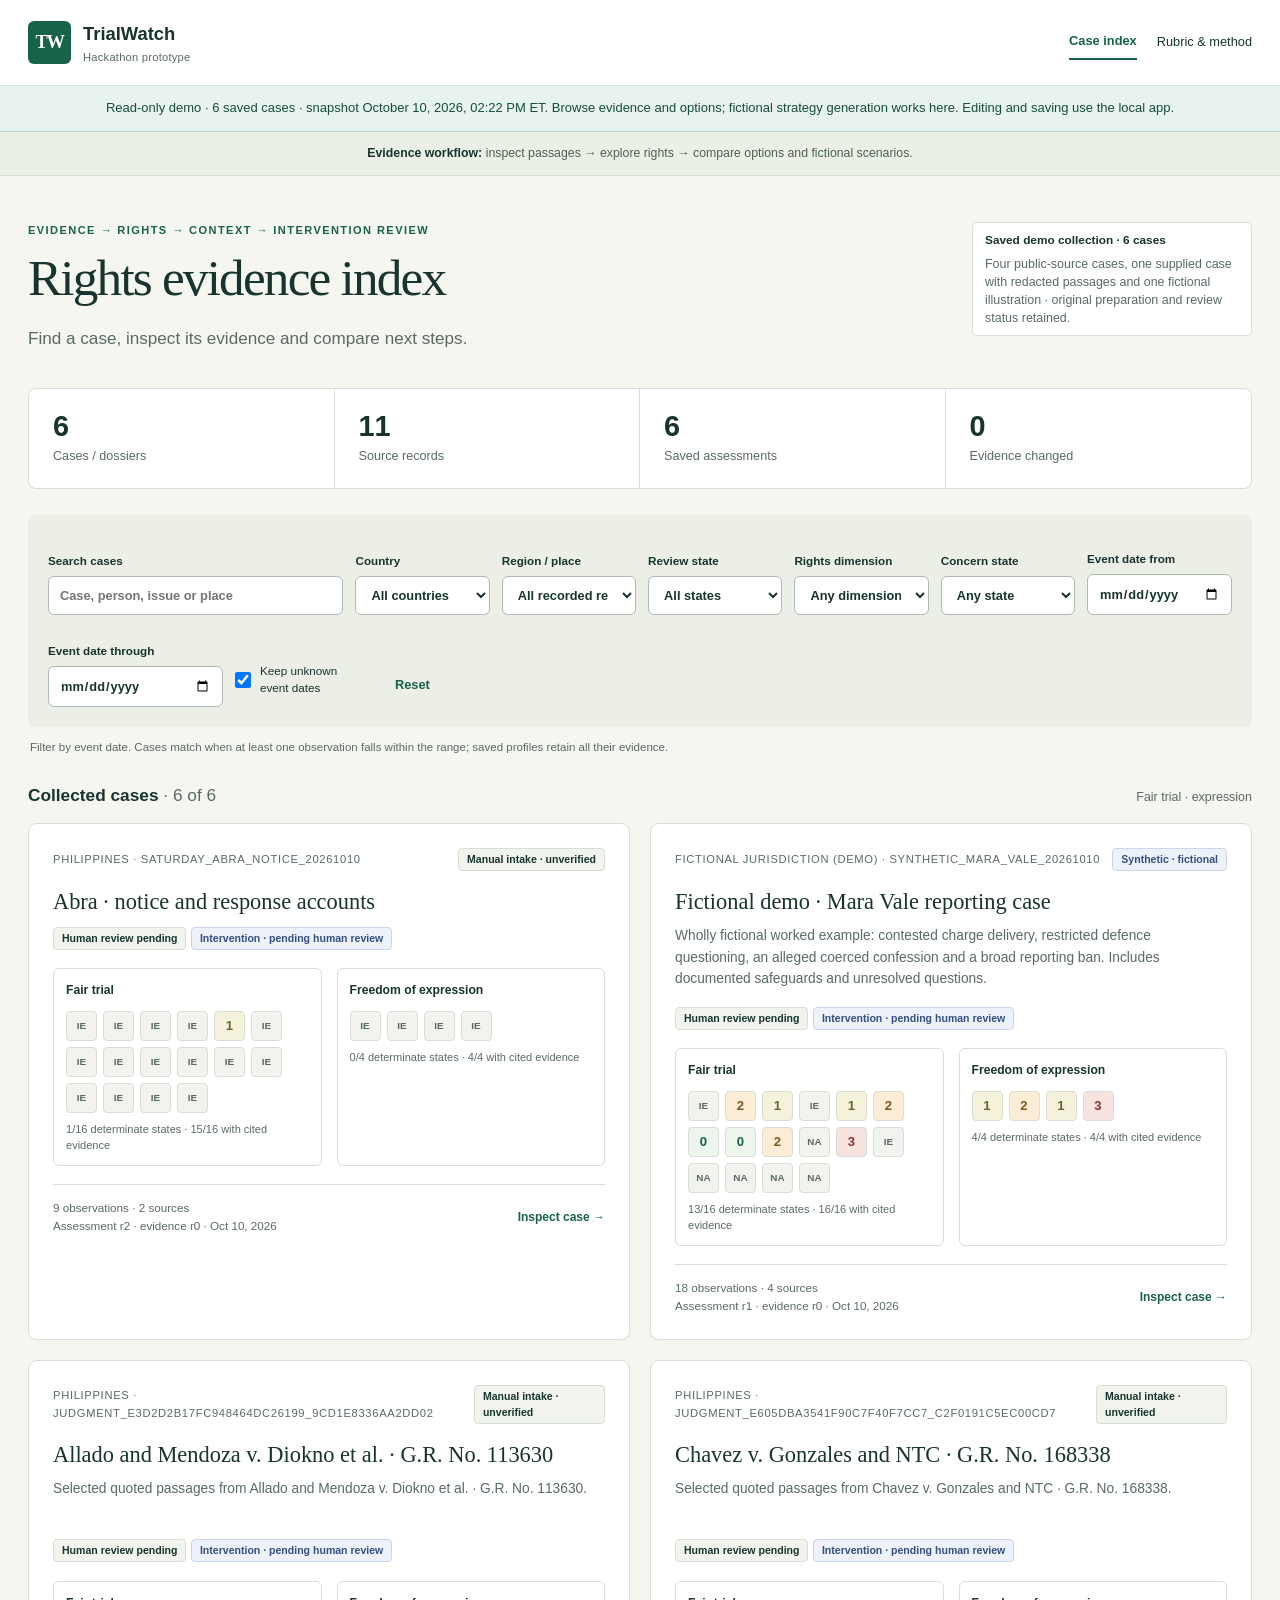
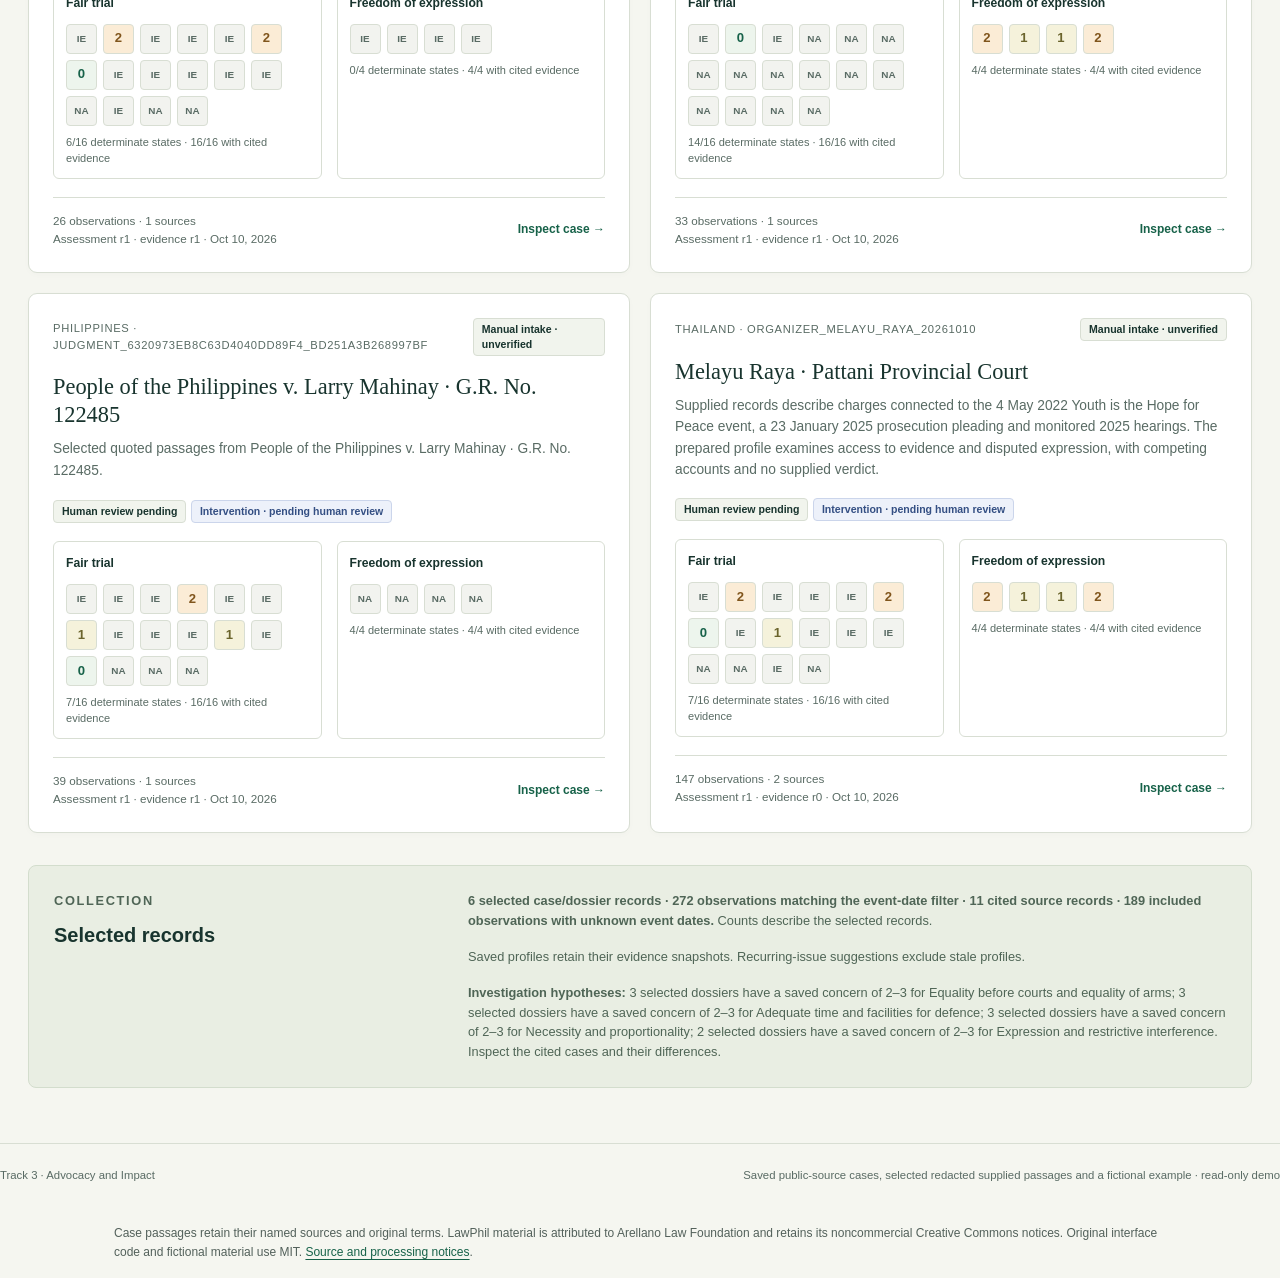
<file: index.html>
<!doctype html><html lang="en"><meta charset="utf-8"><meta name="viewport" content="width=device-width,initial-scale=1"><title>TrialWatch demo</title><meta http-equiv="refresh" content="0;url=demo/rights.html"><a href="demo/rights.html">Open the TrialWatch static demo</a><script>location.replace("demo/rights.html"+location.search+location.hash);</script></html>
</file>
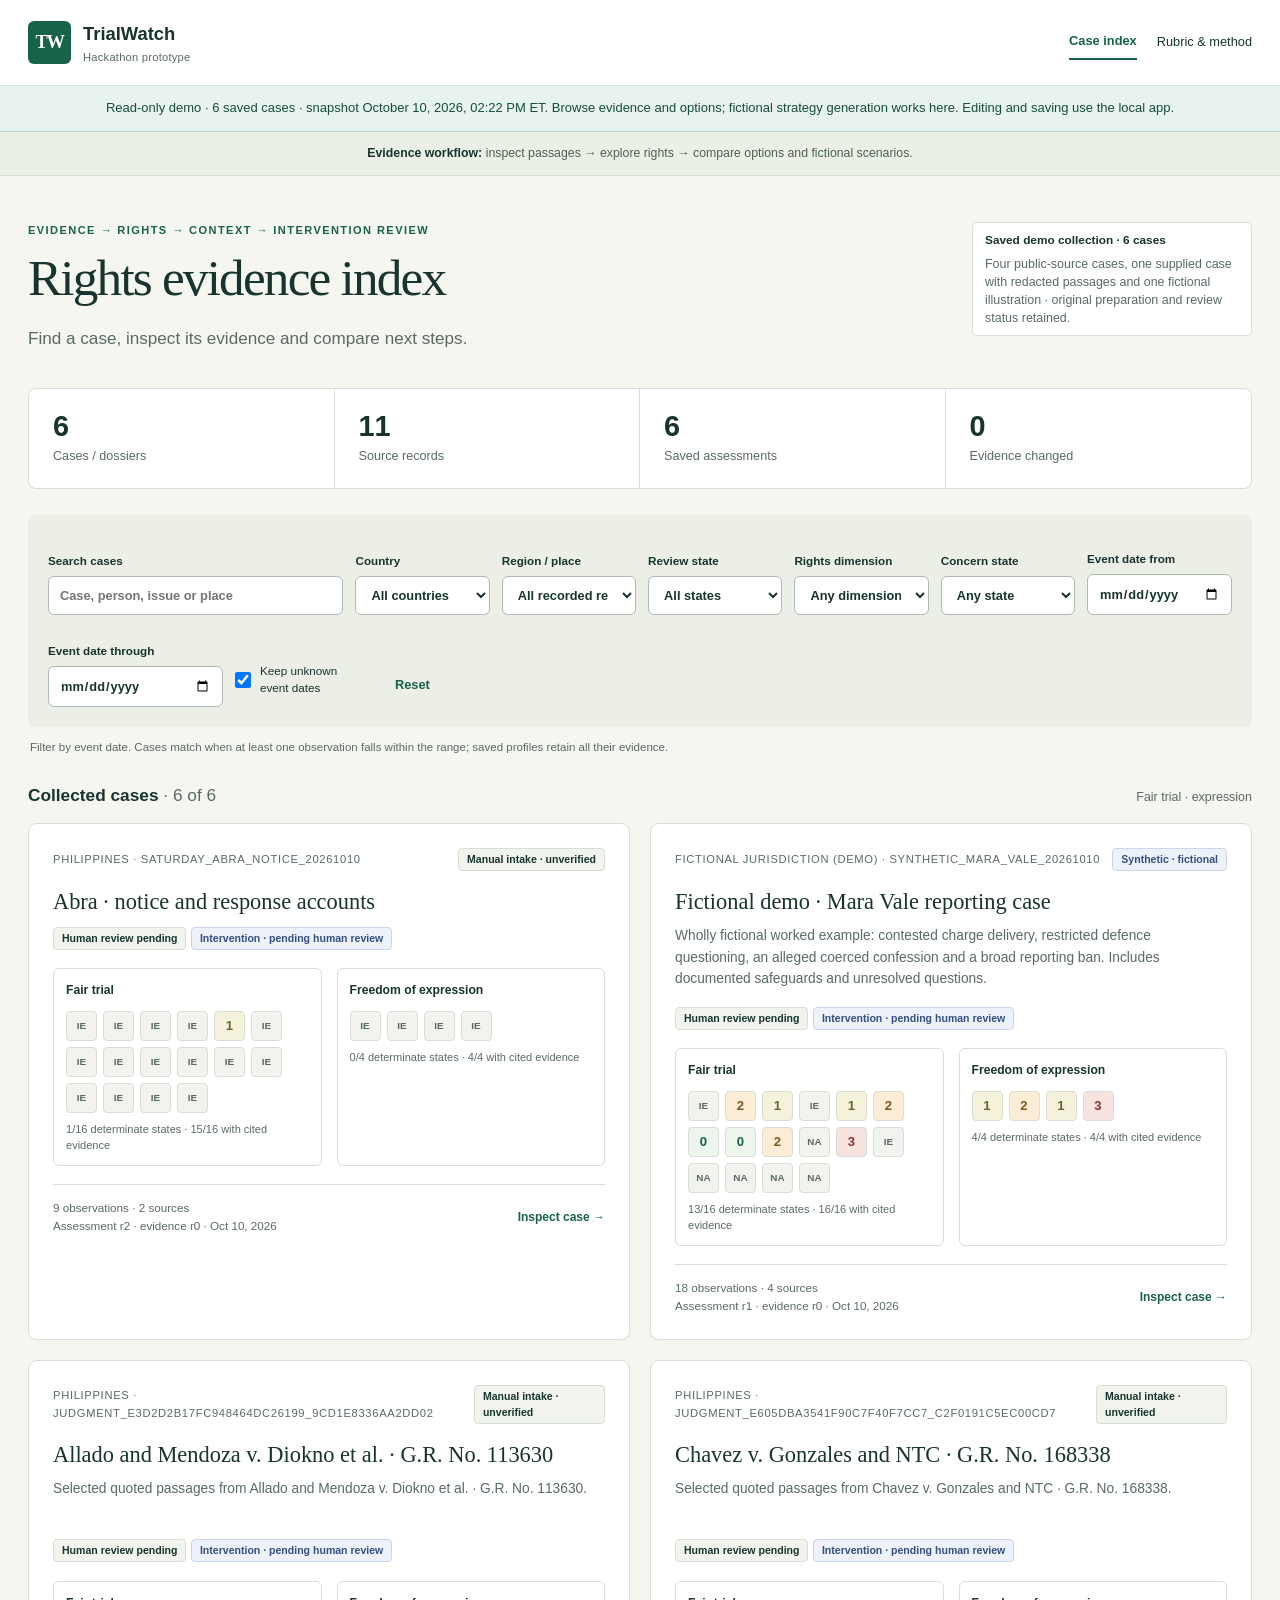
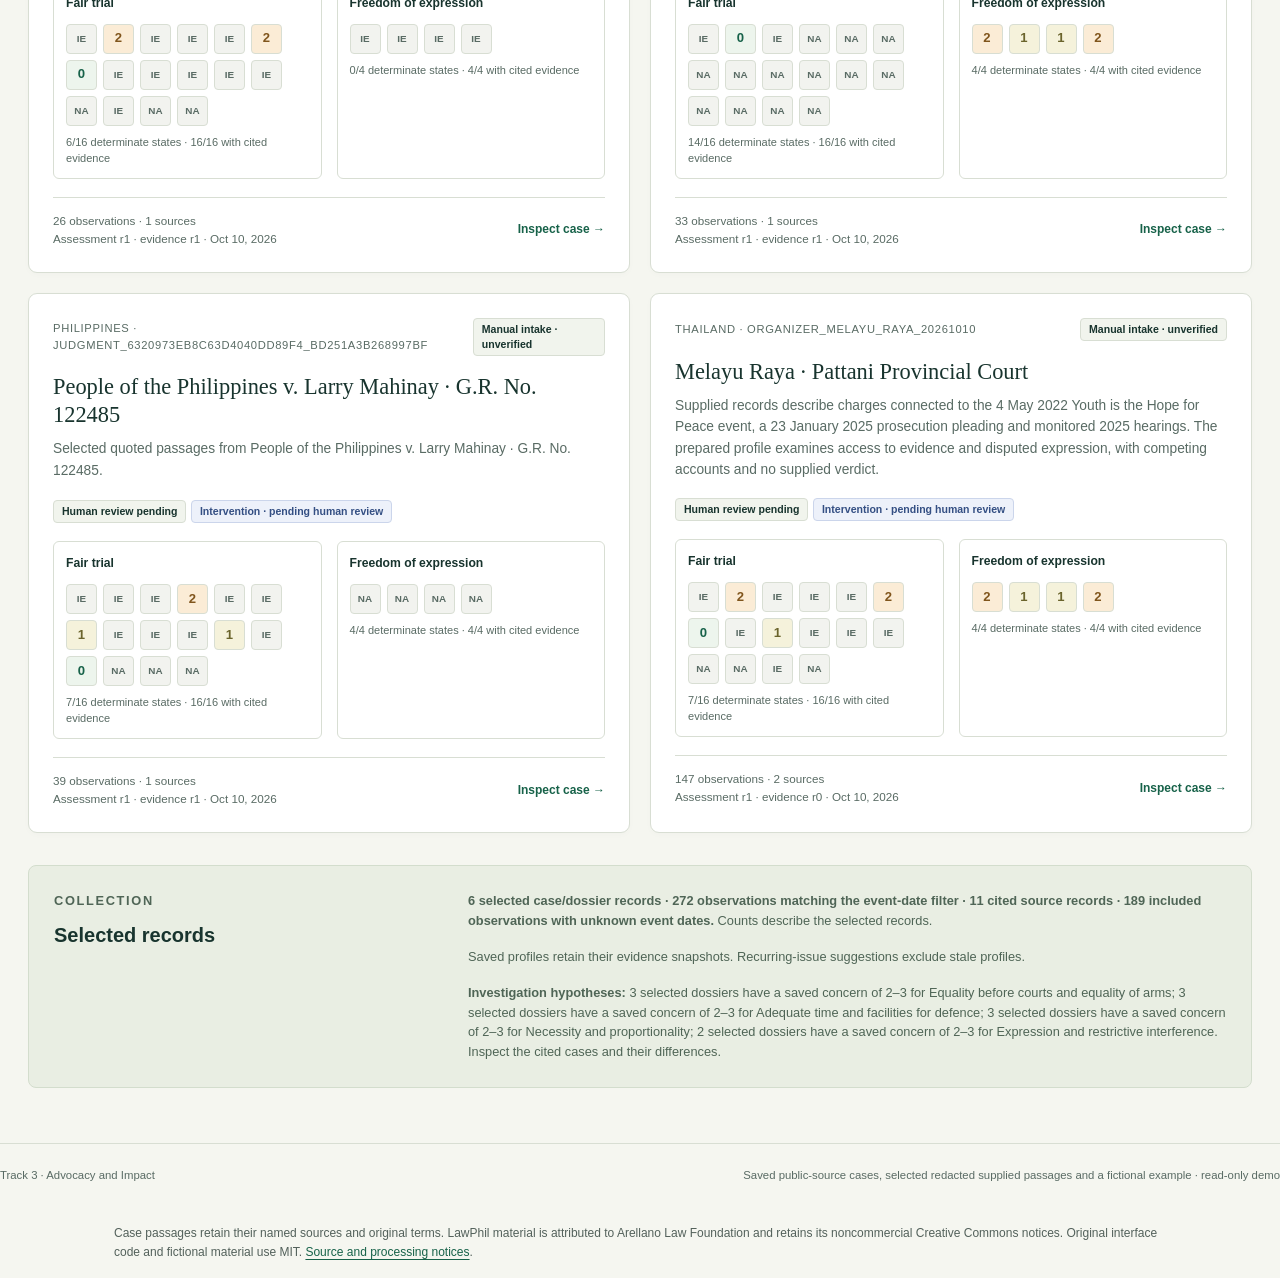
<file: demo/rights.html>
<!doctype html>
<html lang="en">
<head>
  <meta charset="utf-8">
  <meta name="viewport" content="width=device-width, initial-scale=1">
  <meta name="description" content="Read-only hackathon demonstration of six saved rights evidence profiles and sourced intervention options.">
  <title>TrialWatch · Rights evidence index</title>
  <link rel="stylesheet" href="./rights.css?v=20261010-redactedcase1">
  <link rel="stylesheet" href="./judgment-import.css?v=20261010-redactedcase1">
  <script src="./judgment-import.js?v=20261010-redactedcase1" defer></script>
  <script src="./ai-wizard.js?v=20261010-redactedcase1" defer></script>
  <script src="./advocacy-reader.js?v=20261010-redactedcase1" defer></script>
  <link rel="stylesheet" href="./synthetic-strategy.css?v=20261010-redactedcase1">
  <script src="./synthetic-strategy-data.js?v=20261010-redactedcase1" defer></script>
  <script src="./synthetic-strategy-core.js?v=20261010-redactedcase1" defer></script>
  <script src="./synthetic-strategy.js?v=20261010-redactedcase1" defer></script>
  <script src="./static-demo.js?v=20261010-redactedcase1" defer></script>
  <script src="./rights.js?v=20261010-redactedcase1" defer></script>
  <link rel="stylesheet" href="./static-demo.css?v=20261010-redactedcase1">
</head>
<body>
  <a class="skip-link" href="#main">Skip to case index</a>
  <header class="site-header">
    <a class="brand" href="./rights.html"><span class="brand-mark" aria-hidden="true">TW</span><span>TrialWatch <small>Hackathon prototype</small></span></a>
    <nav aria-label="Workspace"><button type="button" id="index-open" aria-current="page">Case index</button><button type="button" id="method-open">Rubric & method</button><button type="button" id="judgment-import-open">Import judgments</button><button class="button primary" type="button" id="intake-open">Add case material <span aria-hidden="true">+</span></button></nav>
  </header>
  <div class="static-demo-banner" role="note">Read-only demo · loading saved cases…</div>
  <div class="boundary-banner"><strong>Evidence workflow:</strong> inspect passages → explore rights → compare options and fictional scenarios.</div>
  <main id="main" tabindex="-1" aria-busy="true">
    <div id="global-error" class="error" role="alert" hidden></div>
    <section id="index-view" aria-labelledby="index-title">
      <div class="page-heading"><div><p class="eyebrow">EVIDENCE → RIGHTS → CONTEXT → INTERVENTION REVIEW</p><h1 id="index-title">Rights evidence index</h1><p class="lede">Find a case, inspect its evidence and compare next steps.</p></div><div id="collection-kind" class="collection-label">Loading local collection…</div></div>
      <div id="summary" class="summary-strip" aria-label="Collection summary"></div>
      <form id="filters" class="filters" aria-label="Filter cases">
        <label class="search-label">Search cases<input id="search" type="search" placeholder="Case, person, issue or place" autocomplete="off"></label>
        <label>Country<select id="country"><option value="">All countries</option></select></label>
        <label>Region / place<select id="region-filter"><option value="">All recorded regions</option></select></label>
        <label>Review state<select id="review-filter"><option value="">All states</option><option value="unassessed">Not assessed</option><option value="pending">Human review pending</option><option value="partial">Partially approved</option><option value="approved">All assessed dimensions approved</option><option value="changes">Changes requested</option><option value="stale">Evidence changed</option></select></label>
        <label>Rights dimension<select id="dimension-filter"><option value="">Any dimension</option></select></label>
        <label>Concern state<select id="score-filter"><option value="">Any state</option><option value="0">0 · None documented</option><option value="1">1 · Limited concern</option><option value="2">2 · Substantial concern</option><option value="3">3 · Serious concern</option><option value="insufficient_evidence">Insufficient evidence</option><option value="not_assessed">Not assessed</option><option value="not_applicable">Not applicable</option></select></label>
        <label class="date-filter">Event date from<input id="date-from" type="date"></label>
        <label class="date-filter">Event date through<input id="date-to" type="date"></label>
        <label class="check-label unknown-filter"><input id="keep-unknown-dates" type="checkbox" checked><span>Keep unknown<br>event dates</span></label>
        <button type="reset" class="text-button">Reset</button>
      </form>
      <p class="filter-help">Filter by event date. Cases match when at least one observation falls within the range; saved profiles retain all their evidence.</p>
      <div class="section-top"><h2>Collected cases <span id="result-count" class="muted"></span></h2><p>Fair trial · expression</p></div>
      <div id="case-list" class="case-grid"><p class="empty">Loading cases…</p></div>
      <section class="context-strip" aria-labelledby="corpus-title"><div><p class="eyebrow">COLLECTION</p><h2 id="corpus-title">Selected records</h2></div><div id="corpus-context"></div></section>
    </section>
    <section id="case-view" hidden aria-label="Individual case profile"></section>
    <section id="method-view" hidden aria-labelledby="method-title"></section>
  </main>
  <footer><span>Track 3 · Advocacy and Impact</span><span>Saved public-source cases, selected redacted supplied passages and a fictional example · read-only demo</span></footer><p class="static-source-note">Case passages retain their named sources and original terms. LawPhil material is attributed to Arellano Law Foundation and retains its noncommercial Creative Commons notices. Original interface code and fictional material use MIT. <a href="./SOURCE_NOTICES.md">Source and processing notices</a>.</p>
  <div id="toast" class="toast" role="status" aria-live="polite" hidden></div>
  <dialog id="intake-dialog" aria-labelledby="intake-title">
    <div class="dialog-heading"><div><p class="eyebrow">CASE INTAKE</p><h2 id="intake-title">Add case material</h2></div><button type="button" class="icon-button" id="intake-close" aria-label="Close intake">×</button></div>
    <p>Load UTF-8 text and select exact excerpts, or import a structured JSON record. Convert PDFs and images to text first.</p>
    <div class="tabs" role="tablist" aria-label="Intake route"><button type="button" role="tab" id="manual-tab" data-intake-tab="manual" aria-controls="manual-intake" aria-selected="true">Text document</button><button type="button" role="tab" id="structured-tab" data-intake-tab="structured" aria-controls="structured-intake" aria-selected="false">Structured JSON</button></div>
    <form id="manual-intake" role="tabpanel" aria-labelledby="manual-tab">
      <div class="form-grid"><label>Case title<input name="title" required maxlength="300" placeholder="A specific proceeding or case"></label><label>Country<input name="country" required maxlength="120" placeholder="Jurisdiction"></label><label>Person / defendant label<input name="person" required maxlength="300" placeholder="Preserve uncertain identity"></label><label>Proceeding<input name="proceeding" required maxlength="300" placeholder="Charge or proceeding; unknown if missing"></label></div>
      <label>Case summary<textarea name="summary" required rows="2" maxlength="10000" placeholder="Summarize what the source reports"></textarea></label>
      <fieldset><legend>Source and passage</legend><div class="form-grid"><label>Source title<input name="source_title" required maxlength="300"></label><label>Publisher<input name="publisher" required maxlength="200"></label><label>Public source URL<input name="url" type="url" required placeholder="https://…"></label><label>Publication date<input name="publication_date" type="date"></label><label>Original language<input name="language" required value="English" maxlength="80"></label><label>Translation status<input name="translation_status" required value="Original language" maxlength="200"></label></div>
      <label>Load a UTF-8 .txt document<input type="file" id="text-upload" accept=".txt,text/plain"><span class="help">Load the text, then select a passage and save.</span></label>
      <label>Supplied source text<textarea name="source_text" id="source-text" required rows="5" maxlength="350000" placeholder="Paste the permitted public source text"></textarea></label>
      <label>Factual proposition<textarea name="claim_text" required rows="2" maxlength="10000" placeholder="The source alleges / the court is reported to have found…"></textarea></label>
      <label>Exact supporting excerpt<textarea name="excerpt" required rows="3" maxlength="10000" placeholder="Copy an exact passage from the source text above"></textarea></label>
      <div class="form-grid"><label>Passage location<input name="locator" required maxlength="500" placeholder="Page 4, paragraph 12 or heading + paragraph"></label><label>Event date<input name="event_date" type="date"><span class="help">Leave blank when unknown.</span></label><label>Attribution<input name="attribution" required value="User-entered source allegation; support awaiting human review" maxlength="1000"></label><label>Source relationship / reuse note<input name="lineage_note" maxlength="1000" placeholder="Upstream source, repetition or access limitations"></label></div></fieldset>
      <label>Unresolved facts<textarea name="unknowns" rows="2" placeholder="One gap per line"></textarea></label>
      <div class="form-actions"><button type="submit" class="button primary">Import evidence · create unassessed case</button></div>
    </form>
    <form id="structured-intake" role="tabpanel" aria-labelledby="structured-tab" hidden>
      <p class="notice">Import a record with case, source and claim IDs plus matching source text and excerpts.</p>
      <label>Load structured .json<input type="file" id="json-upload" accept=".json,application/json"></label>
      <label>Rights intake record<textarea id="intake-json" required rows="14" spellcheck="false" placeholder="Load or paste the documented rights intake JSON"></textarea></label>
      <div class="form-actions"><button type="button" class="button" id="sample-import">Fill fictional import example</button><button type="submit" class="button primary">Validate & import</button></div>
    </form>
    <p id="intake-error" class="error" role="alert" hidden></p>
  </dialog>
  <dialog id="judgment-import-dialog" aria-label="Import judgment bundle"><div id="judgment-import-host"></div></dialog>
</body>
</html>
</file>
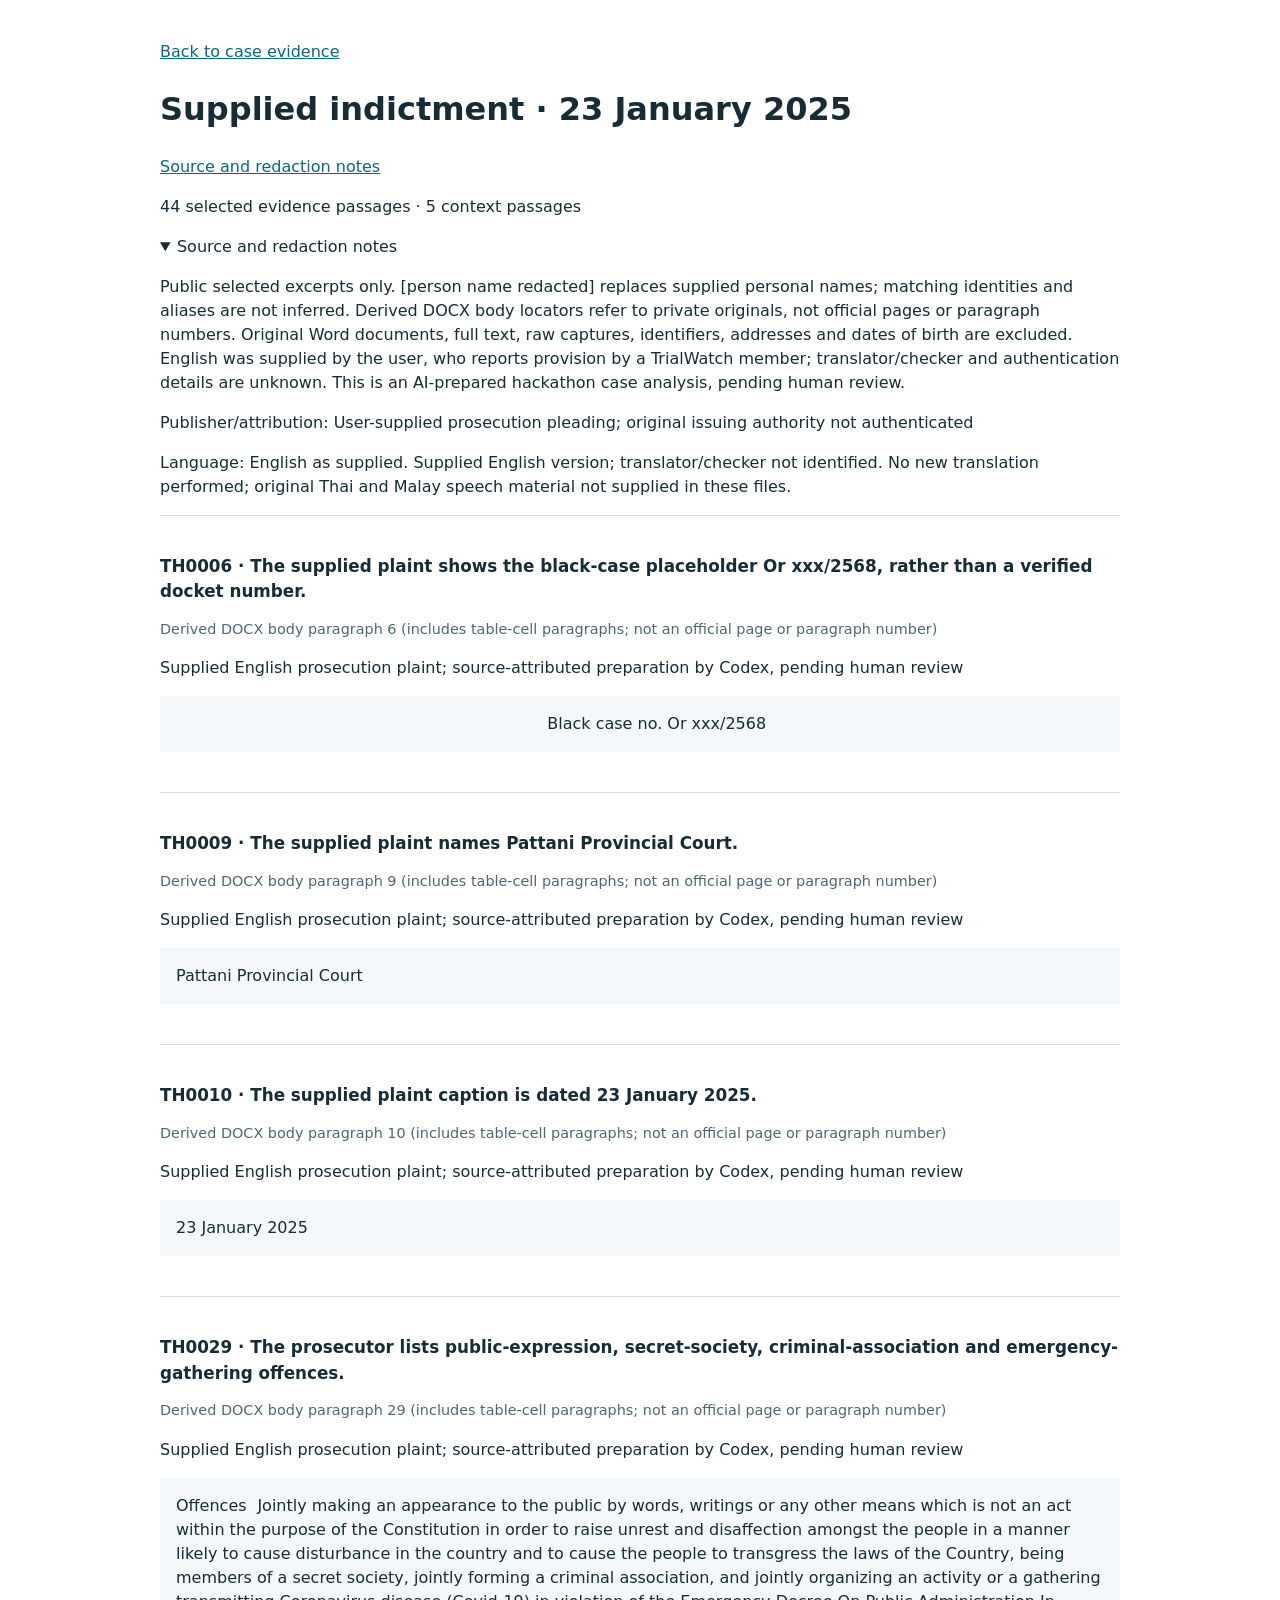
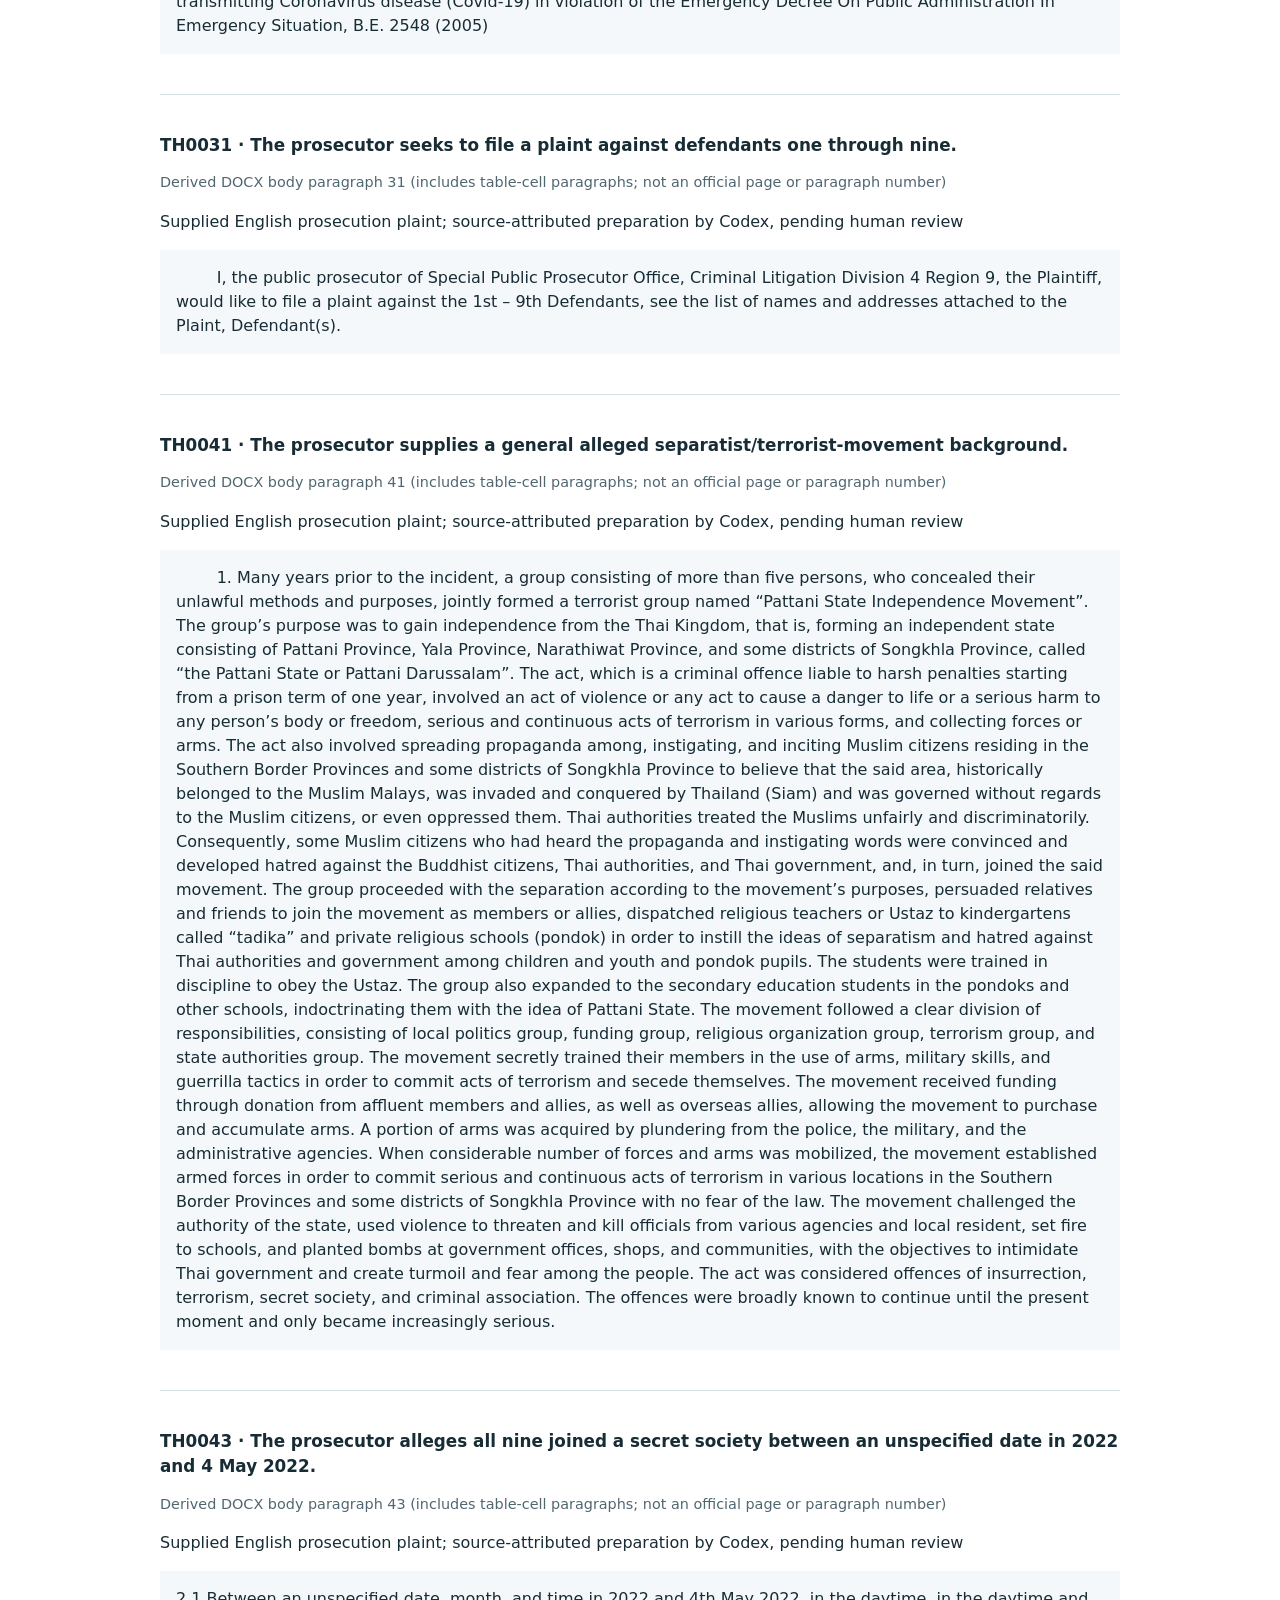
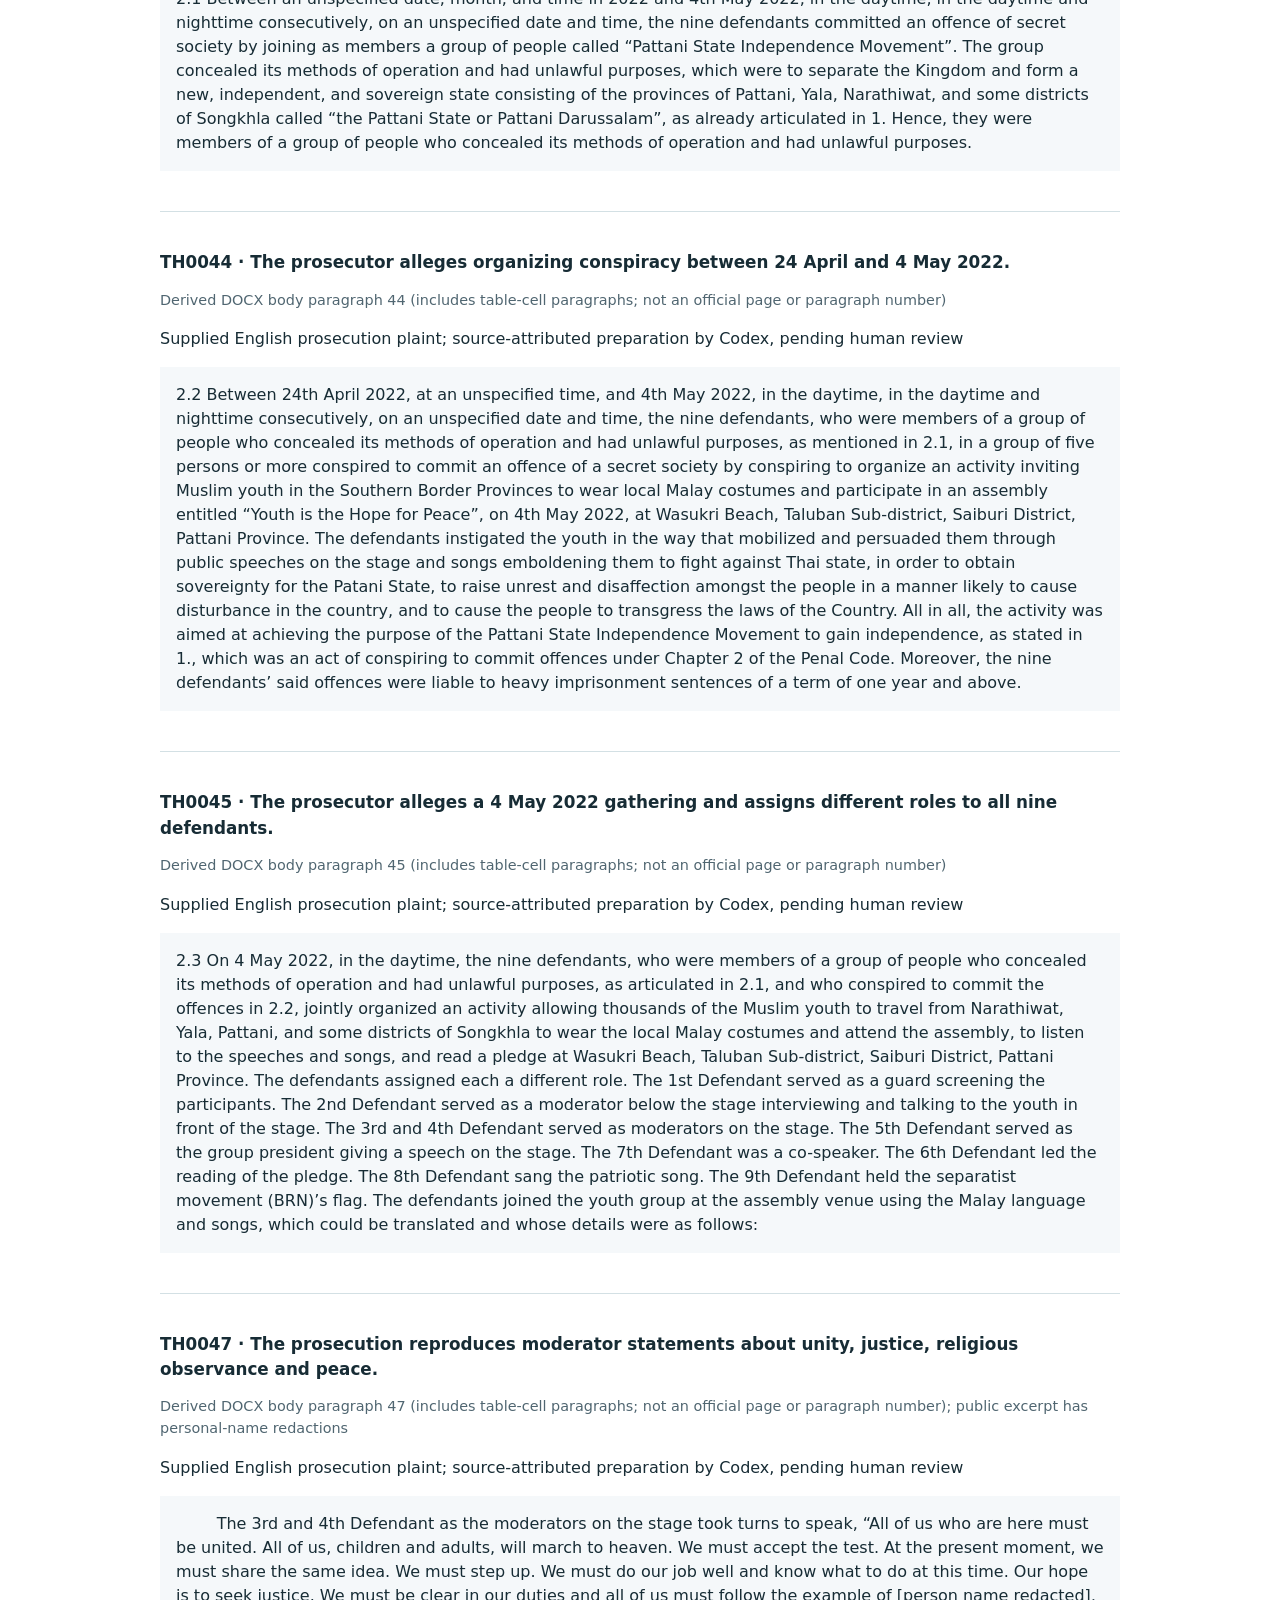
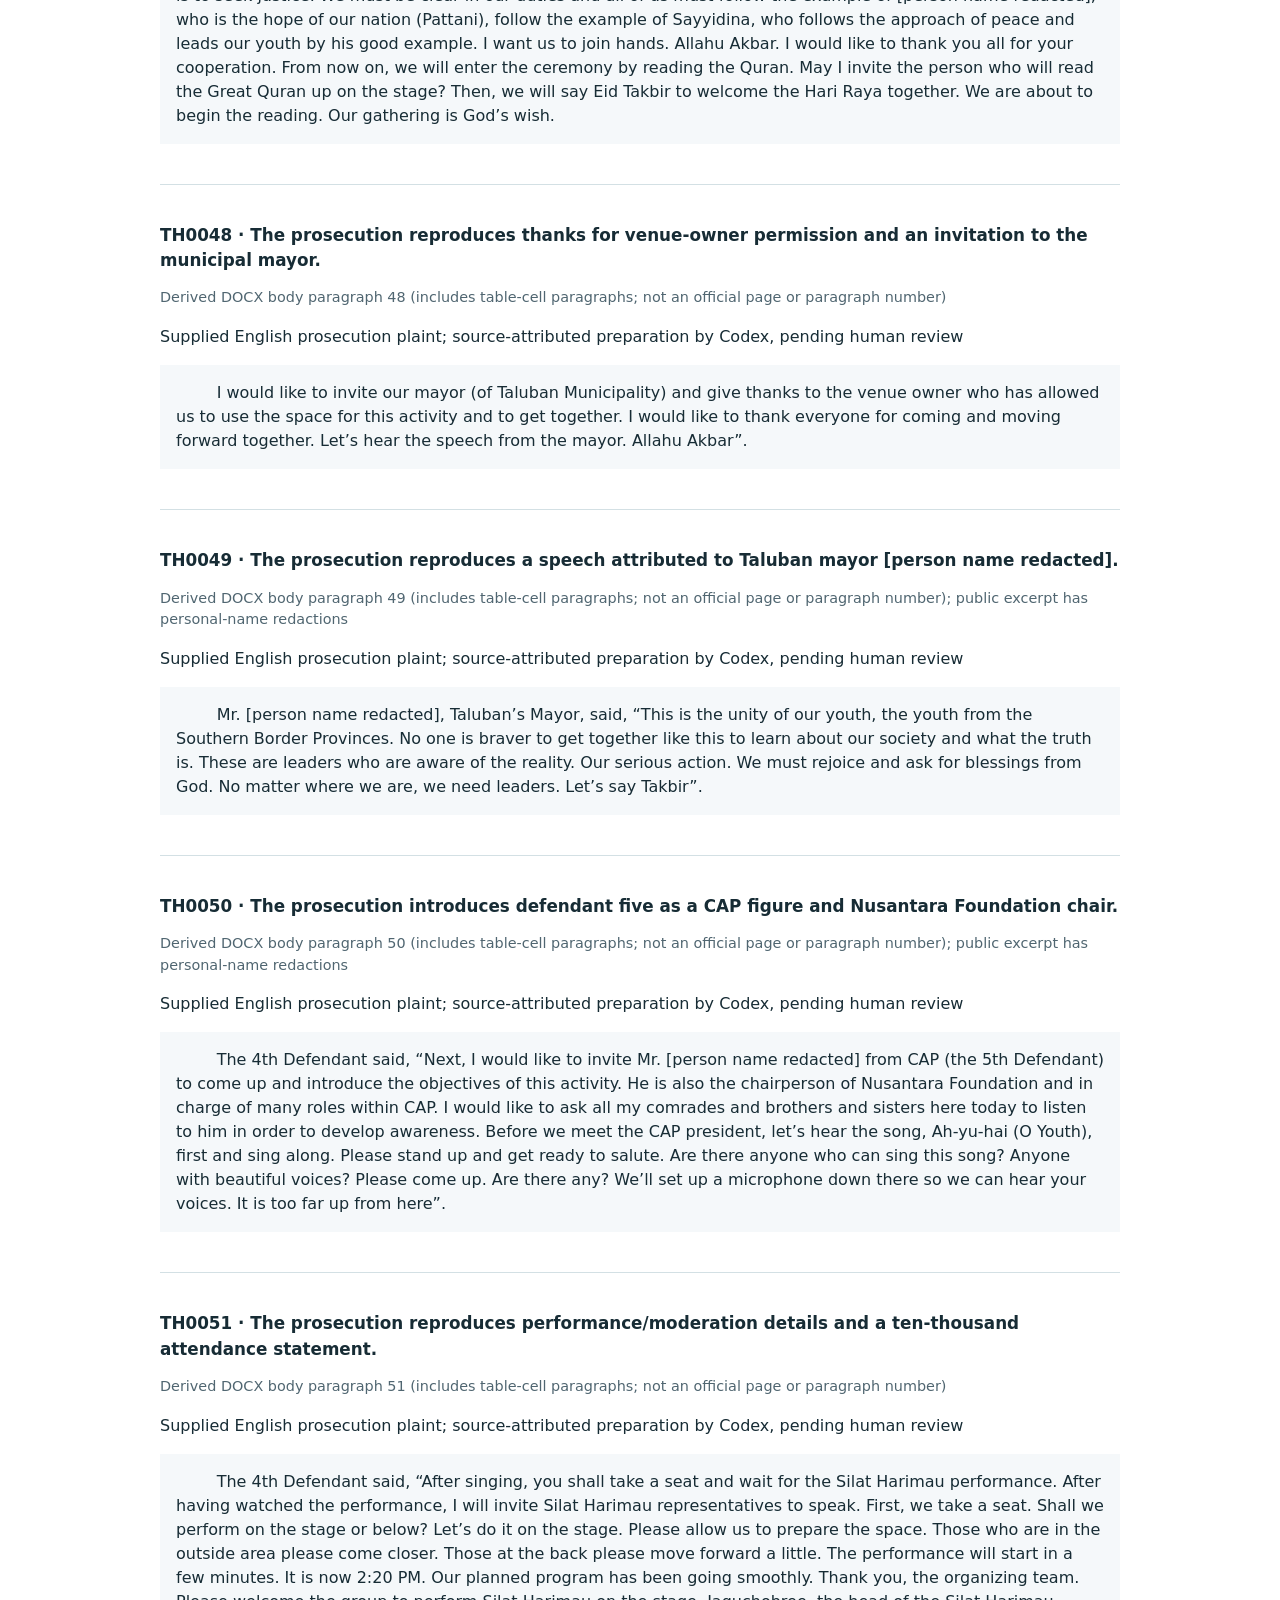
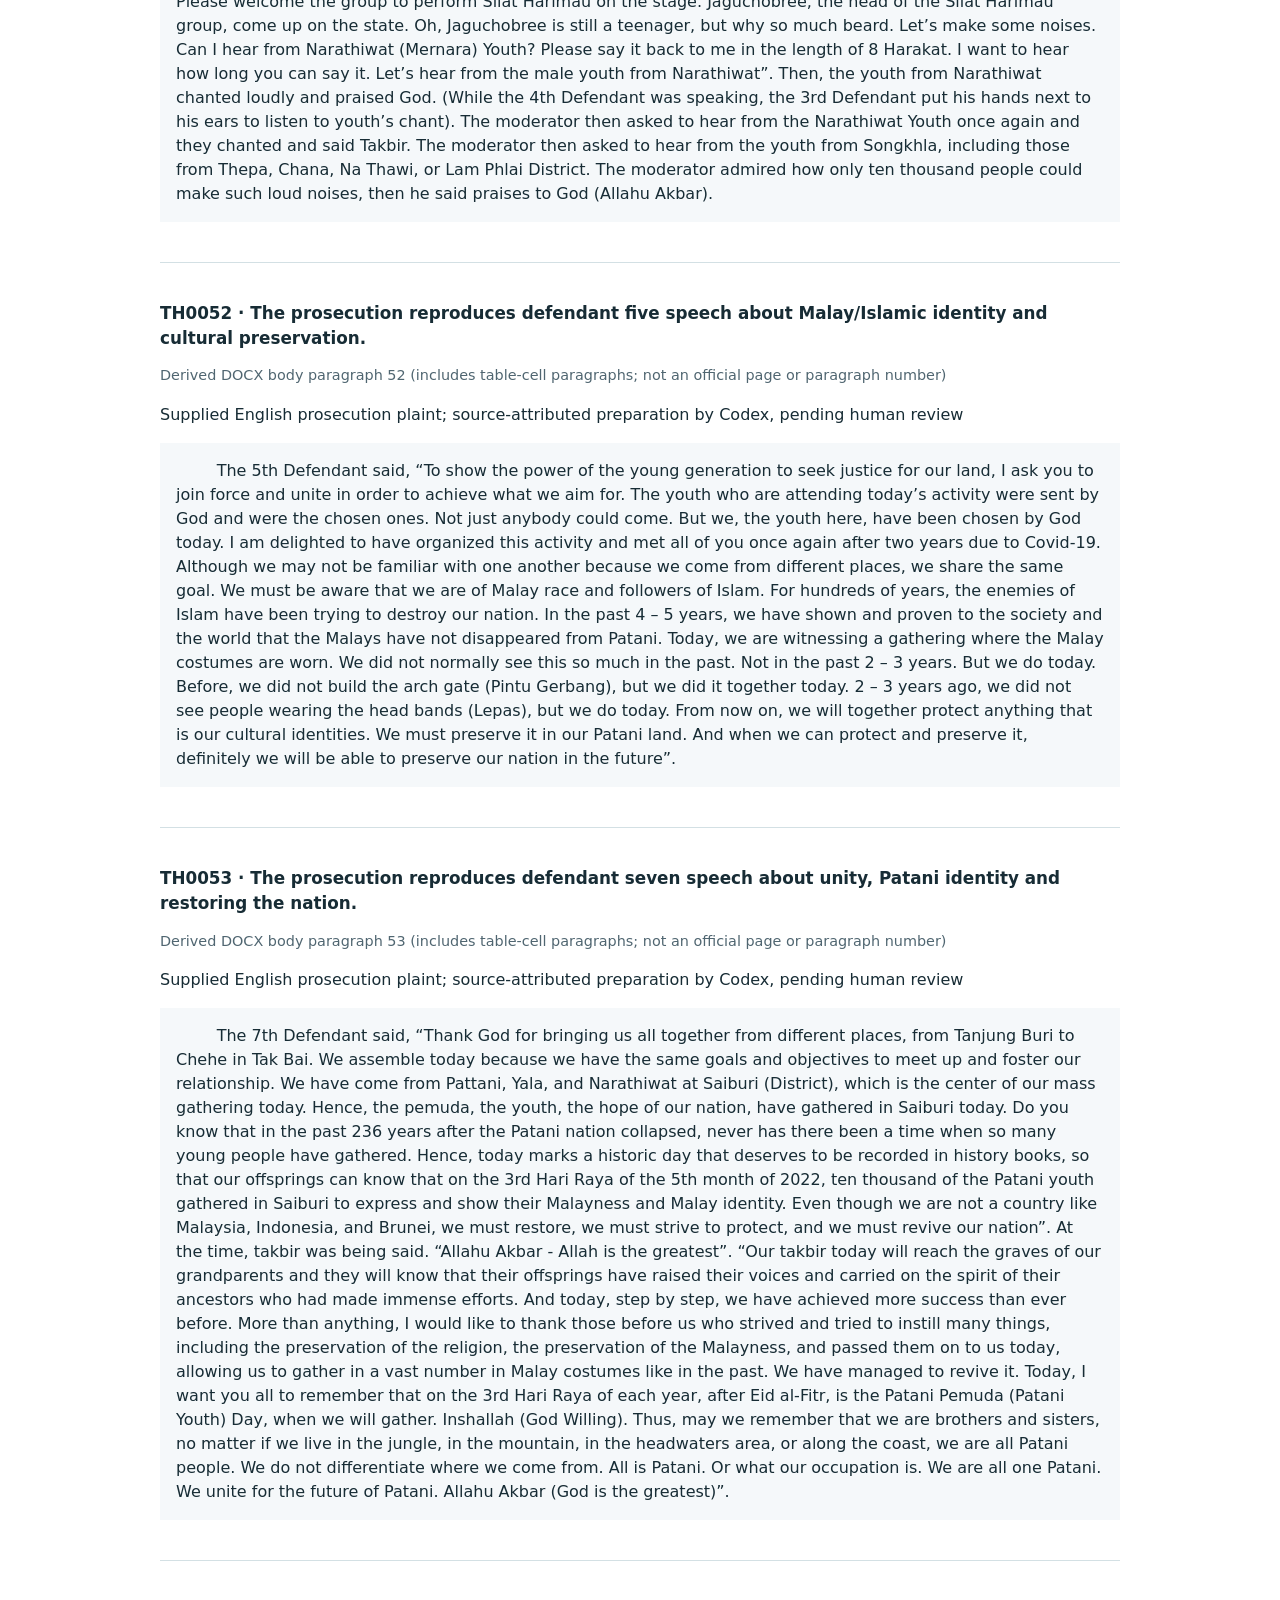
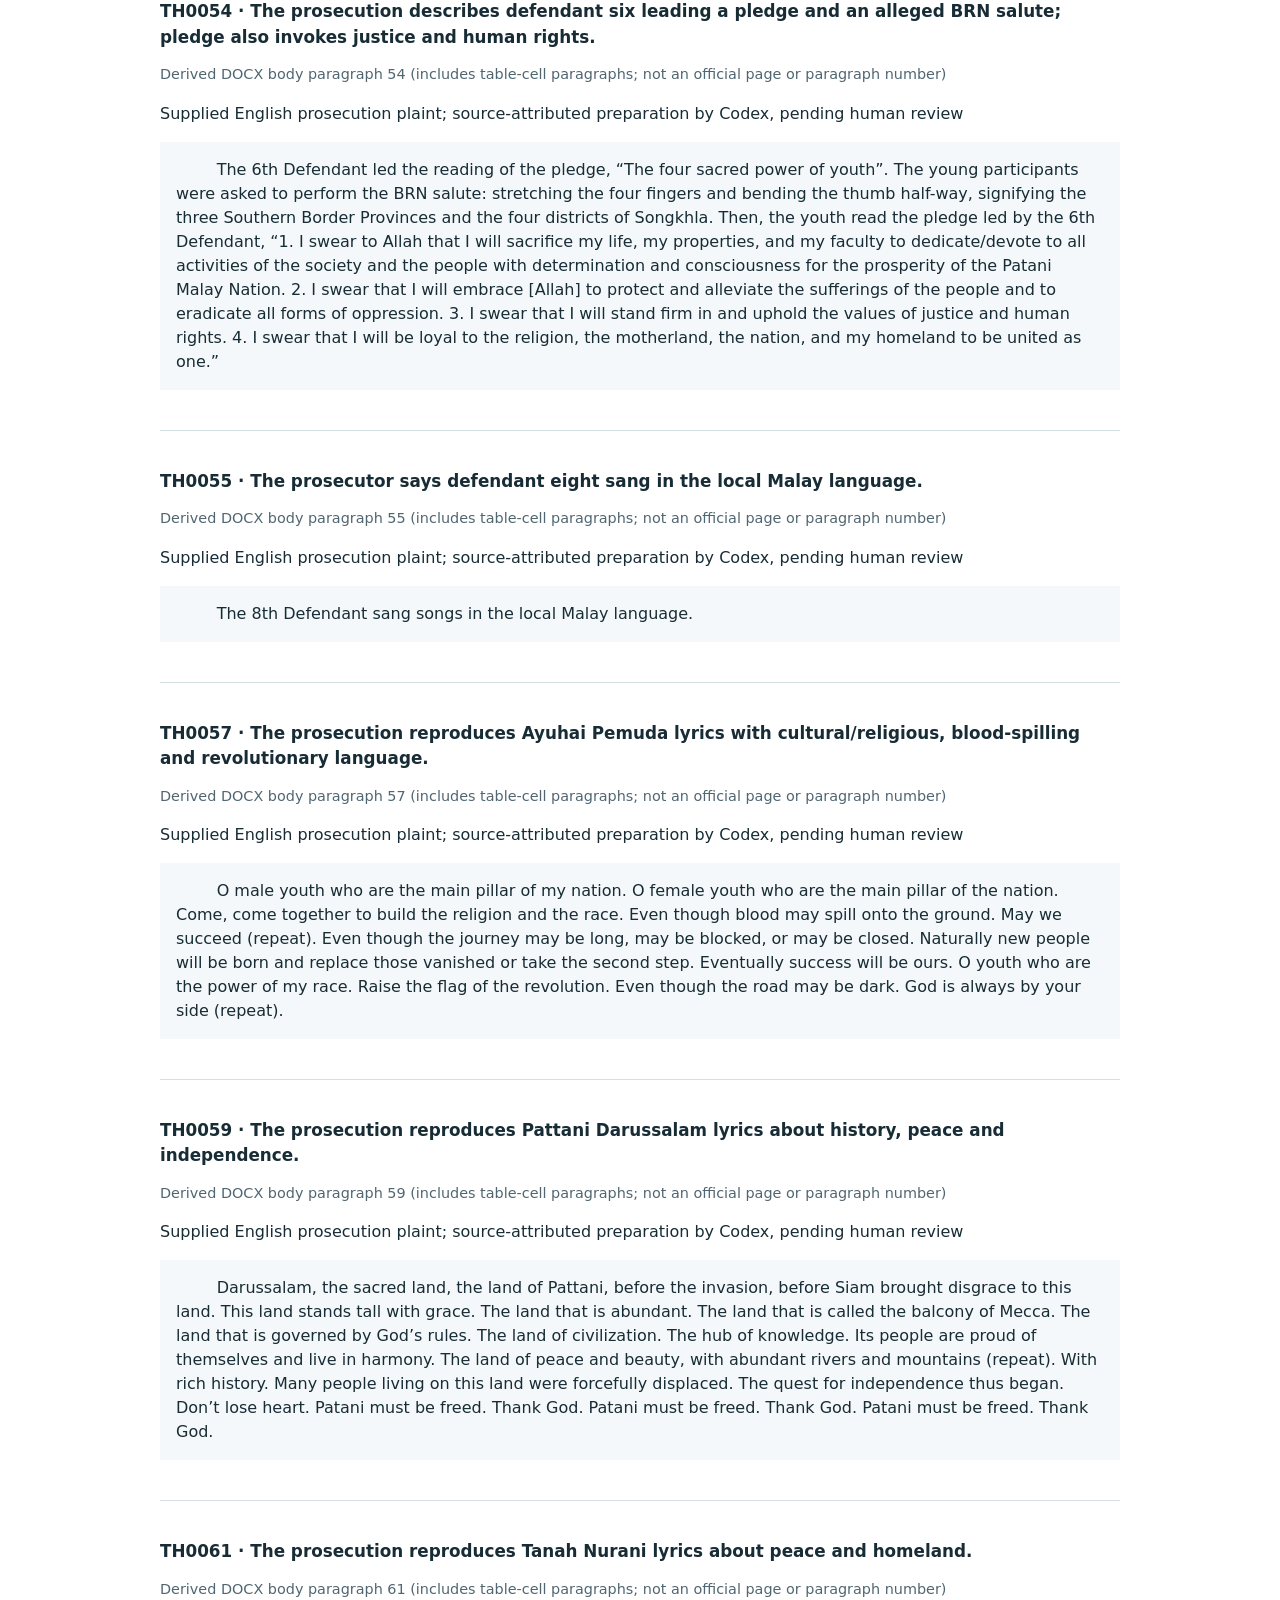
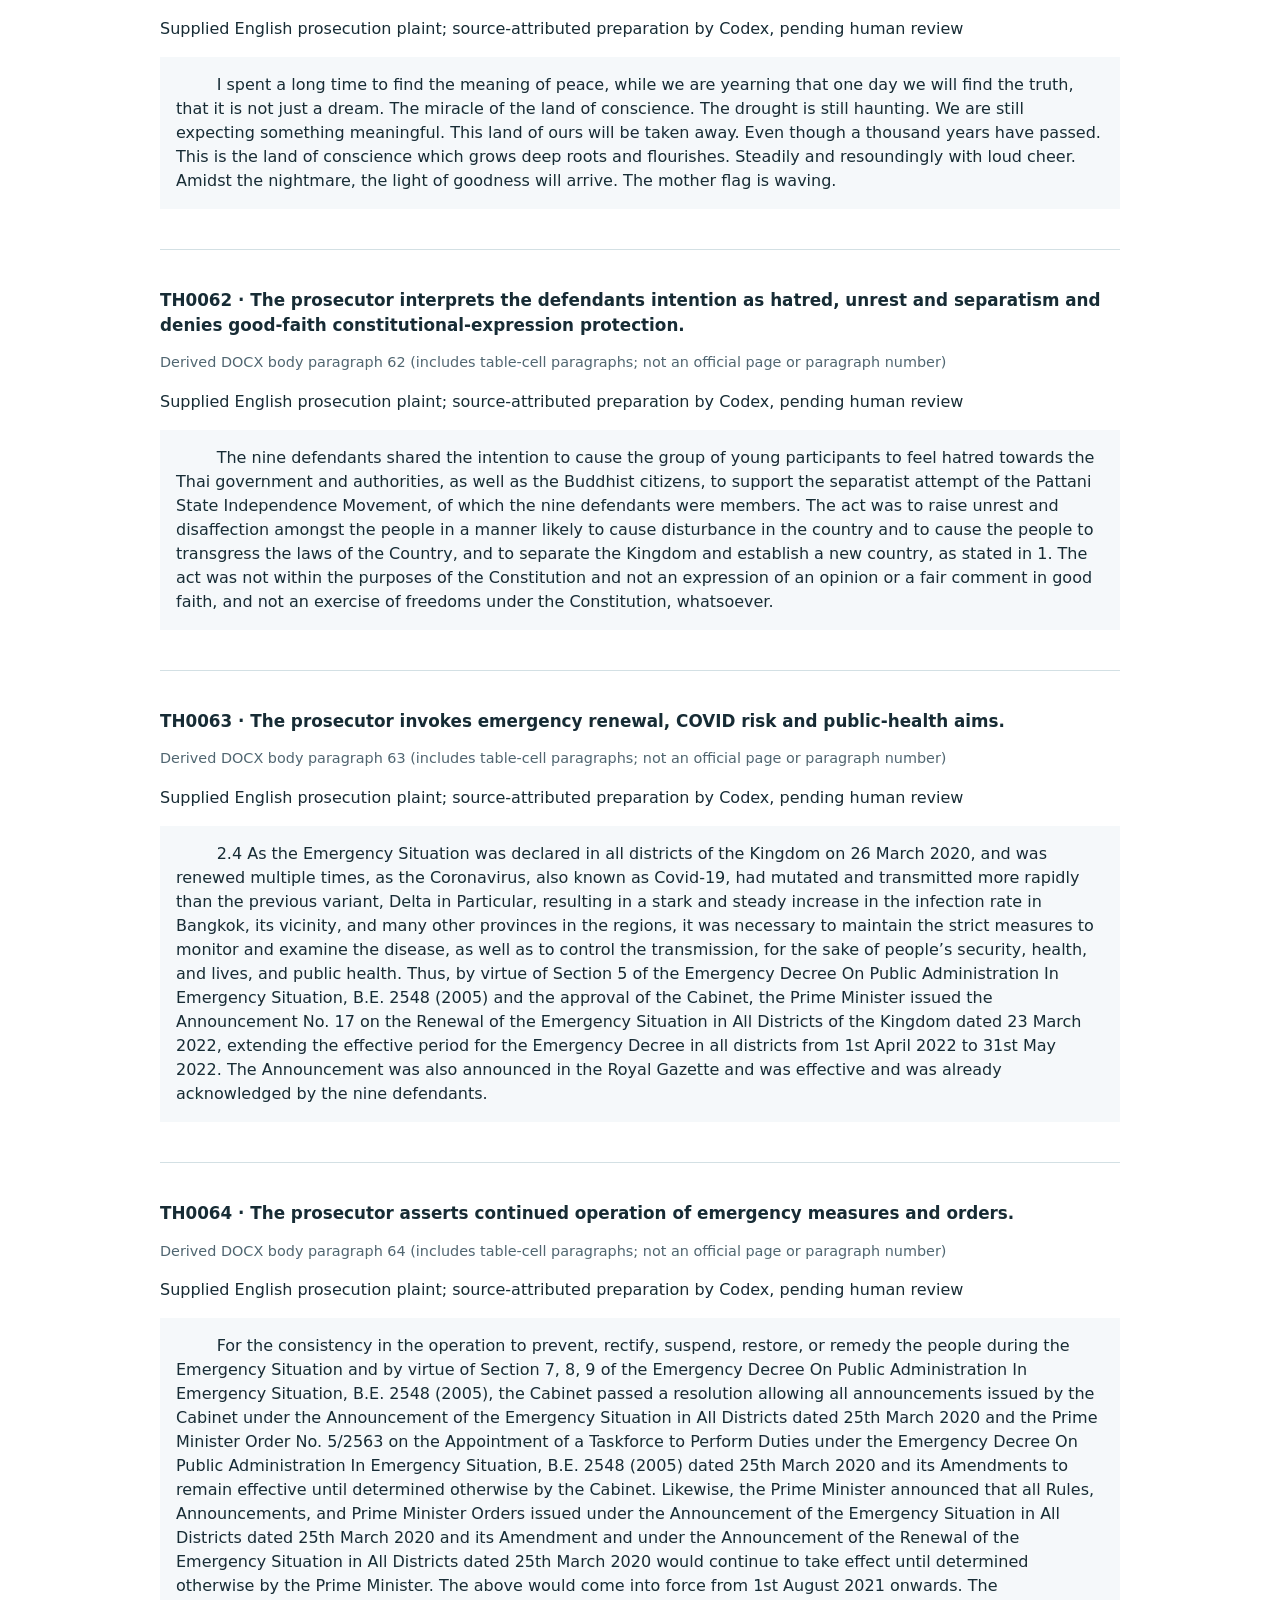
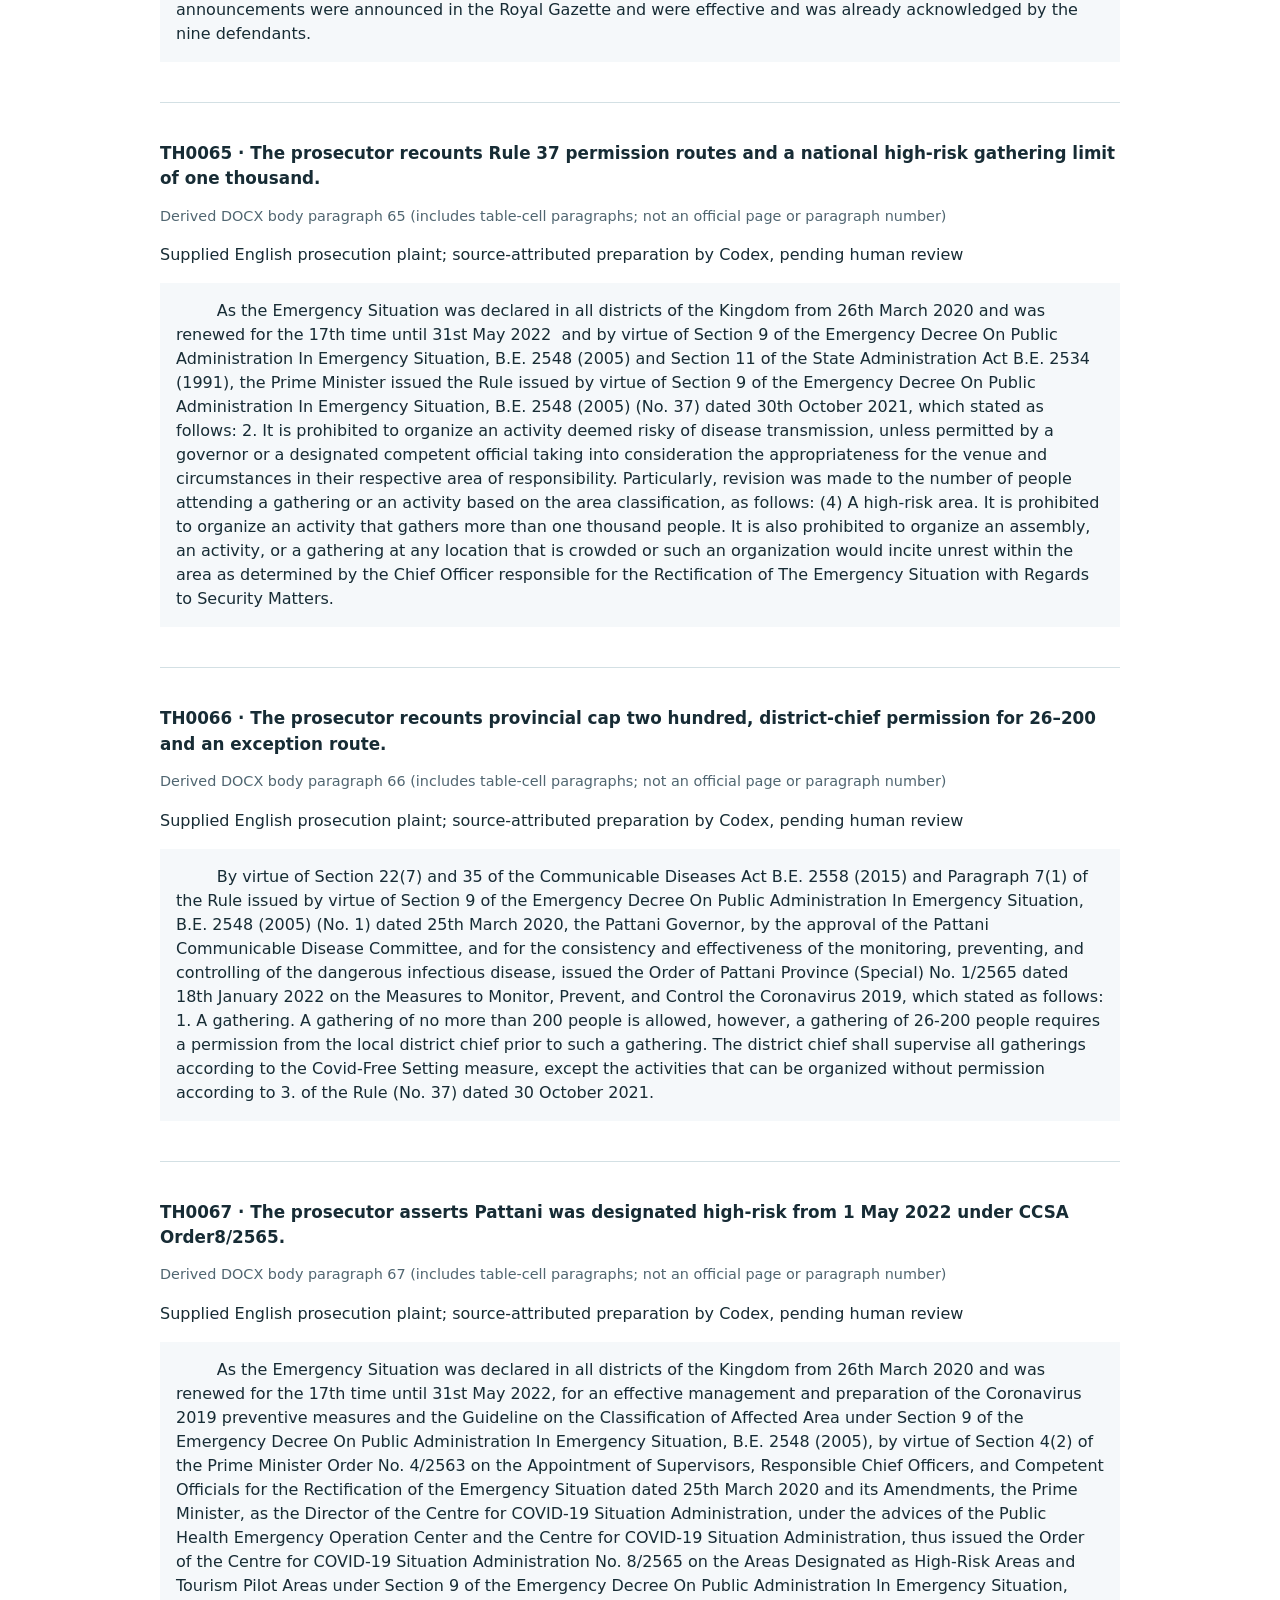
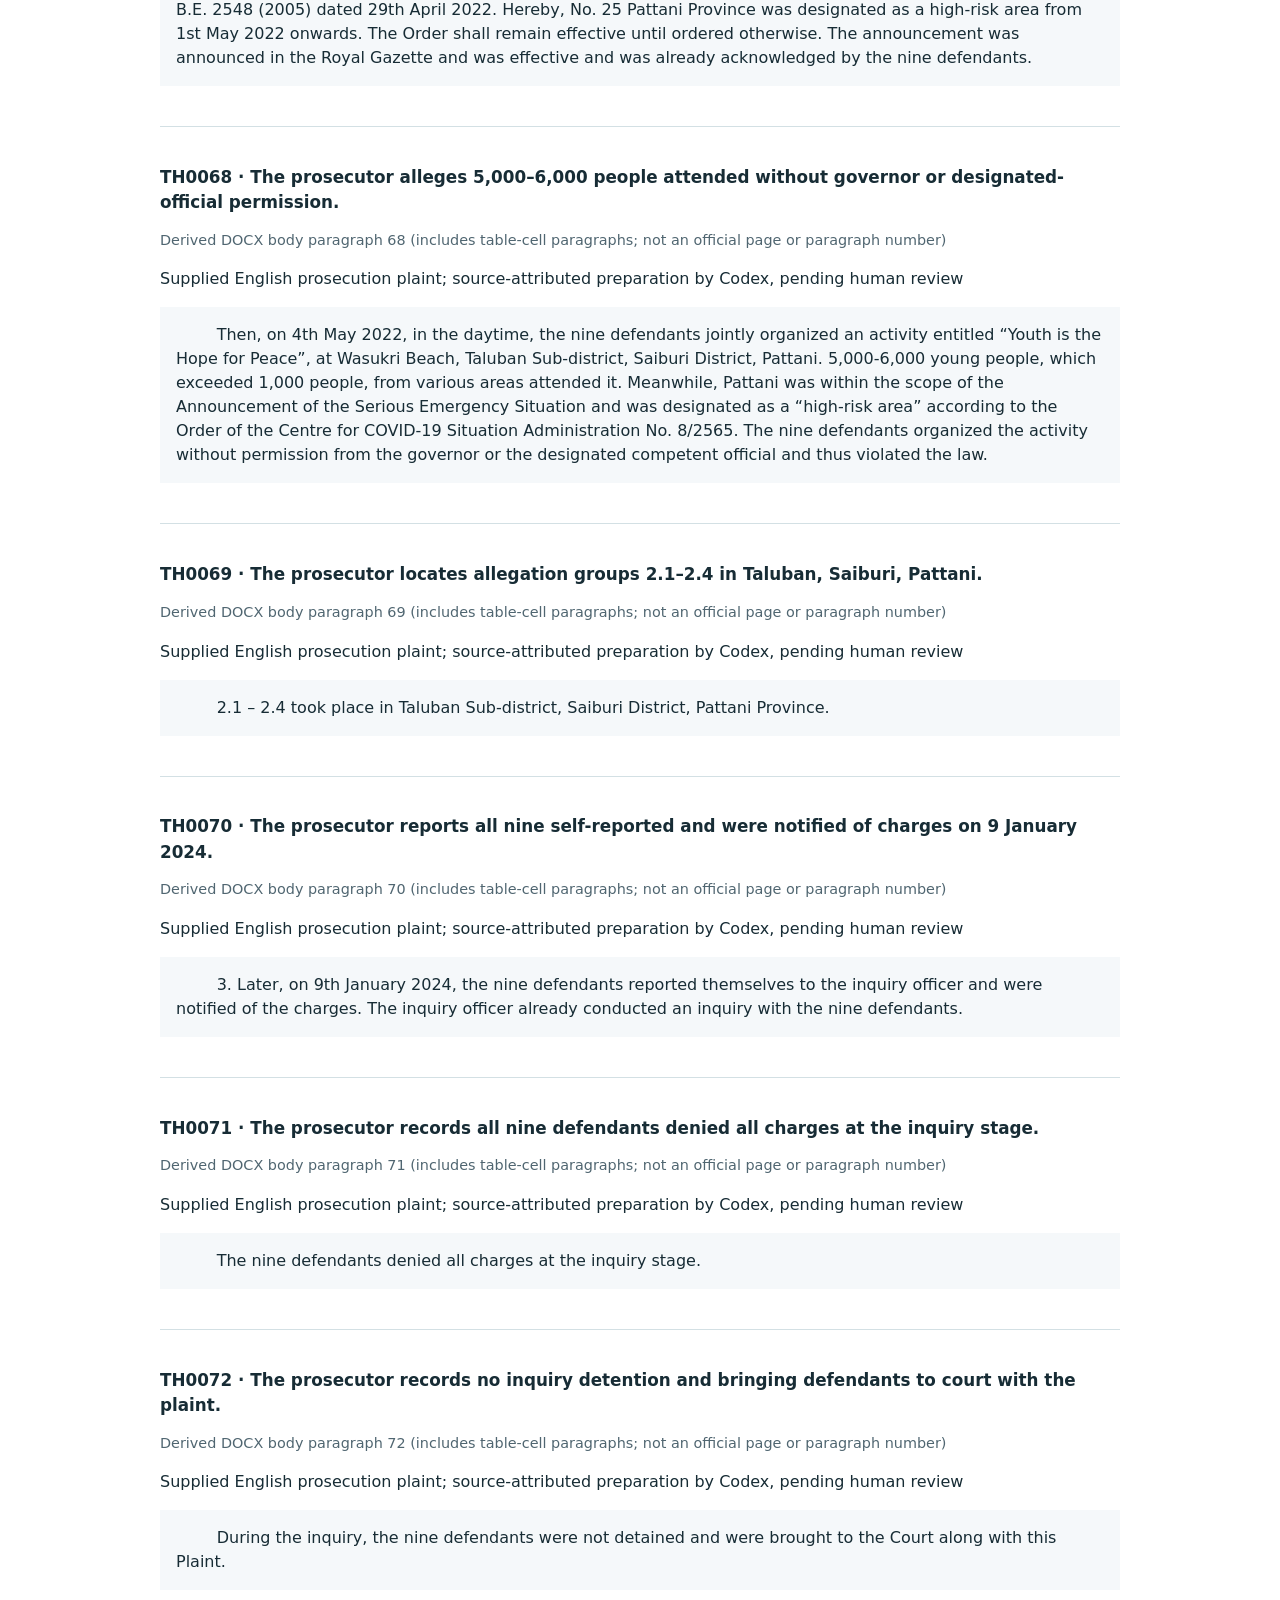
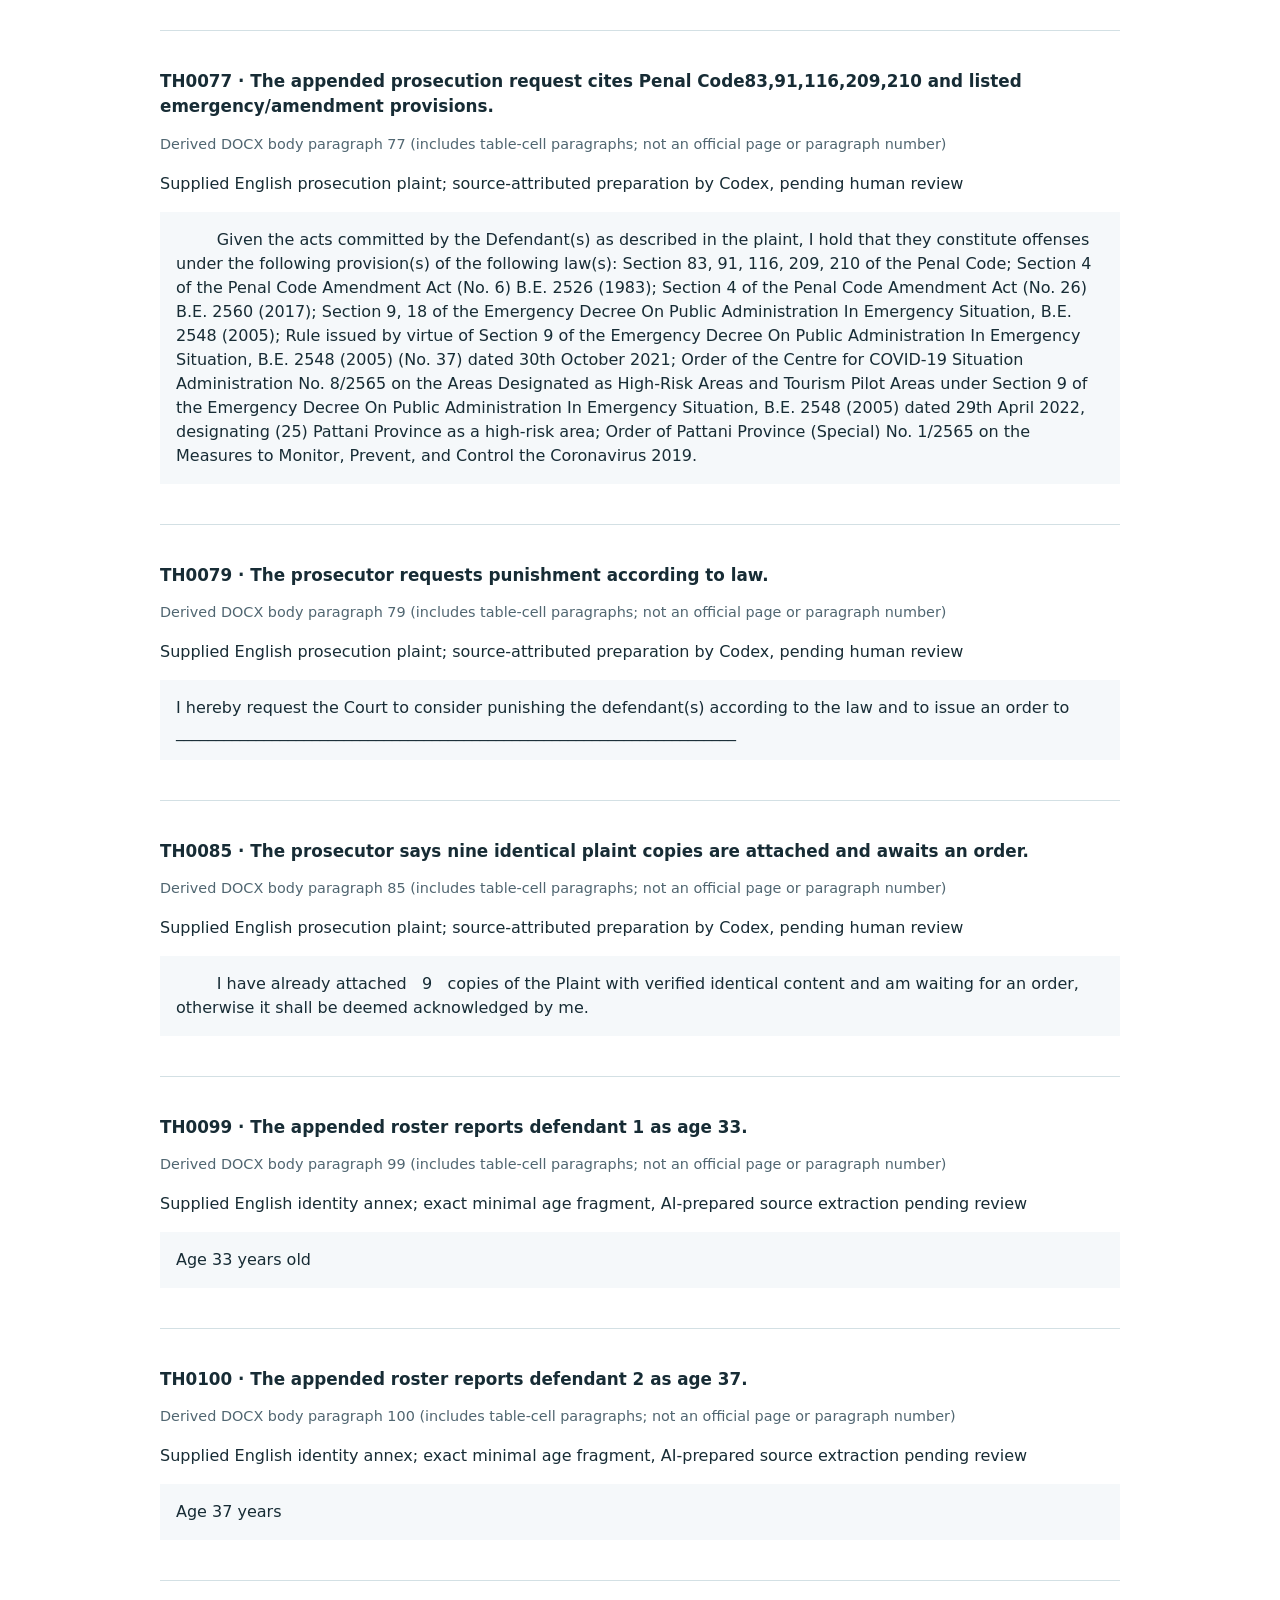
<file: demo/sources/melayu-indictment.html>
<!doctype html>
<html lang="en"><head><meta charset="utf-8"><meta name="viewport" content="width=device-width,initial-scale=1"><title>Supplied indictment · 23 January 2025 · selected redacted passages</title><style>body{max-width:960px;margin:0 auto;padding:24px;font-family:system-ui,sans-serif;line-height:1.5;color:#172c35}a{color:#096780}section{padding:24px 0;border-top:1px solid #d3e0e4}h2{font-size:1.05rem}.locator{color:#506671;font-size:.9rem}pre{white-space:pre-wrap;overflow-wrap:anywhere;font:inherit;background:#f5f8fa;padding:16px}details{margin:16px 0}</style></head><body><p><a href="../rights.html?case=organizer_melayu_raya_20261010&amp;tab=evidence">Back to case evidence</a></p><h1>Supplied indictment · 23 January 2025</h1><p><a href="../SOURCE_NOTICE_MELAYU.md">Source and redaction notes</a></p><p>44 selected evidence passages · 5 context passages</p><details open><summary>Source and redaction notes</summary><p>Public selected excerpts only. [person name redacted] replaces supplied personal names; matching identities and aliases are not inferred. Derived DOCX body locators refer to private originals, not official pages or paragraph numbers. Original Word documents, full text, raw captures, identifiers, addresses and dates of birth are excluded. English was supplied by the user, who reports provision by a TrialWatch member; translator/checker and authentication details are unknown. This is an AI-prepared hackathon case analysis, pending human review.</p><p>Publisher/attribution: User-supplied prosecution pleading; original issuing authority not authenticated</p><p>Language: English as supplied. Supplied English version; translator/checker not identified. No new translation performed; original Thai and Malay speech material not supplied in these files.</p></details><section id="TH0006"><h2>TH0006 · The supplied plaint shows the black-case placeholder Or xxx/2568, rather than a verified docket number.</h2><p class="locator">Derived DOCX body paragraph 6 (includes table-cell paragraphs; not an official page or paragraph number)</p><p>Supplied English prosecution plaint; source-attributed preparation by Codex, pending human review</p><pre>			 	                          	         Black case no. Or xxx/2568</pre></section>
<section id="TH0009"><h2>TH0009 · The supplied plaint names Pattani Provincial Court.</h2><p class="locator">Derived DOCX body paragraph 9 (includes table-cell paragraphs; not an official page or paragraph number)</p><p>Supplied English prosecution plaint; source-attributed preparation by Codex, pending human review</p><pre>Pattani Provincial Court</pre></section>
<section id="TH0010"><h2>TH0010 · The supplied plaint caption is dated 23 January 2025.</h2><p class="locator">Derived DOCX body paragraph 10 (includes table-cell paragraphs; not an official page or paragraph number)</p><p>Supplied English prosecution plaint; source-attributed preparation by Codex, pending human review</p><pre>23 January 2025 </pre></section>
<section id="TH0029"><h2>TH0029 · The prosecutor lists public-expression, secret-society, criminal-association and emergency-gathering offences.</h2><p class="locator">Derived DOCX body paragraph 29 (includes table-cell paragraphs; not an official page or paragraph number)</p><p>Supplied English prosecution plaint; source-attributed preparation by Codex, pending human review</p><pre>Offences	Jointly making an appearance to the public by words, writings or any other means which is not an act within the purpose of the Constitution in order to raise unrest and disaffection amongst the people in a manner likely to cause disturbance in the country and to cause the people to transgress the laws of the Country, being members of a secret society, jointly forming a criminal association, and jointly organizing an activity or a gathering transmitting Coronavirus disease (Covid-19) in violation of the Emergency Decree On Public Administration In Emergency Situation, B.E. 2548 (2005)</pre></section>
<section id="TH0031"><h2>TH0031 · The prosecutor seeks to file a plaint against defendants one through nine.</h2><p class="locator">Derived DOCX body paragraph 31 (includes table-cell paragraphs; not an official page or paragraph number)</p><p>Supplied English prosecution plaint; source-attributed preparation by Codex, pending human review</p><pre>	I, the public prosecutor of Special Public Prosecutor Office, Criminal Litigation Division 4 Region 9, the Plaintiff, would like to file a plaint against the 1st – 9th Defendants, see the list of names and addresses attached to the Plaint, Defendant(s).</pre></section>
<section id="TH0041"><h2>TH0041 · The prosecutor supplies a general alleged separatist/terrorist-movement background.</h2><p class="locator">Derived DOCX body paragraph 41 (includes table-cell paragraphs; not an official page or paragraph number)</p><p>Supplied English prosecution plaint; source-attributed preparation by Codex, pending human review</p><pre>	1. Many years prior to the incident, a group consisting of more than five persons, who concealed their unlawful methods and purposes, jointly formed a terrorist group named “Pattani State Independence Movement”. The group’s purpose was to gain independence from the Thai Kingdom, that is, forming an independent state consisting of Pattani Province, Yala Province, Narathiwat Province, and some districts of Songkhla Province, called “the Pattani State or Pattani Darussalam”. The act, which is a criminal offence liable to harsh penalties starting from a prison term of one year, involved an act of violence or any act to cause a danger to life or a serious harm to any person’s body or freedom, serious and continuous acts of terrorism in various forms, and collecting forces or arms. The act also involved spreading propaganda among, instigating, and inciting Muslim citizens residing in the Southern Border Provinces and some districts of Songkhla Province to believe that the said area, historically belonged to the Muslim Malays, was invaded and conquered by Thailand (Siam) and was governed without regards to the Muslim citizens, or even oppressed them. Thai authorities treated the Muslims unfairly and discriminatorily. Consequently, some Muslim citizens who had heard the propaganda and instigating words were convinced and developed hatred against the Buddhist citizens, Thai authorities, and Thai government, and, in turn, joined the said movement. The group proceeded with the separation according to the movement’s purposes, persuaded relatives and friends to join the movement as members or allies, dispatched religious teachers or Ustaz to kindergartens called “tadika” and private religious schools (pondok) in order to instill the ideas of separatism and hatred against Thai authorities and government among children and youth and pondok pupils. The students were trained in discipline to obey the Ustaz. The group also expanded to the secondary education students in the pondoks and other schools, indoctrinating them with the idea of Pattani State. The movement followed a clear division of responsibilities, consisting of local politics group, funding group, religious organization group, terrorism group, and state authorities group. The movement secretly trained their members in the use of arms, military skills, and guerrilla tactics in order to commit acts of terrorism and secede themselves. The movement received funding through donation from affluent members and allies, as well as overseas allies, allowing the movement to purchase and accumulate arms. A portion of arms was acquired by plundering from the police, the military, and the administrative agencies. When considerable number of forces and arms was mobilized, the movement established armed forces in order to commit serious and continuous acts of terrorism in various locations in the Southern Border Provinces and some districts of Songkhla Province with no fear of the law. The movement challenged the authority of the state, used violence to threaten and kill officials from various agencies and local resident, set fire to schools, and planted bombs at government offices, shops, and communities, with the objectives to intimidate Thai government and create turmoil and fear among the people. The act was considered offences of insurrection, terrorism, secret society, and criminal association. The offences were broadly known to continue until the present moment and only became increasingly serious. </pre></section>
<section id="TH0043"><h2>TH0043 · The prosecutor alleges all nine joined a secret society between an unspecified date in 2022 and 4 May 2022.</h2><p class="locator">Derived DOCX body paragraph 43 (includes table-cell paragraphs; not an official page or paragraph number)</p><p>Supplied English prosecution plaint; source-attributed preparation by Codex, pending human review</p><pre>2.1 Between an unspecified date, month, and time in 2022 and 4th May 2022, in the daytime, in the daytime and nighttime consecutively, on an unspecified date and time, the nine defendants committed an offence of secret society by joining as members a group of people called “Pattani State Independence Movement”. The group concealed its methods of operation and had unlawful purposes, which were to separate the Kingdom and form a new, independent, and sovereign state consisting of the provinces of Pattani, Yala, Narathiwat, and some districts of Songkhla called “the Pattani State or Pattani Darussalam”, as already articulated in 1. Hence, they were members of a group of people who concealed its methods of operation and had unlawful purposes. </pre></section>
<section id="TH0044"><h2>TH0044 · The prosecutor alleges organizing conspiracy between 24 April and 4 May 2022.</h2><p class="locator">Derived DOCX body paragraph 44 (includes table-cell paragraphs; not an official page or paragraph number)</p><p>Supplied English prosecution plaint; source-attributed preparation by Codex, pending human review</p><pre>2.2 Between 24th April 2022, at an unspecified time, and 4th May 2022, in the daytime, in the daytime and nighttime consecutively, on an unspecified date and time, the nine defendants, who were members of a group of people who concealed its methods of operation and had unlawful purposes, as mentioned in 2.1, in a group of five persons or more conspired to commit an offence of a secret society by conspiring to organize an activity inviting Muslim youth in the Southern Border Provinces to wear local Malay costumes and participate in an assembly entitled “Youth is the Hope for Peace”, on 4th May 2022, at Wasukri Beach, Taluban Sub-district, Saiburi District, Pattani Province. The defendants instigated the youth in the way that mobilized and persuaded them through public speeches on the stage and songs emboldening them to fight against Thai state, in order to obtain sovereignty for the Patani State, to raise unrest and disaffection amongst the people in a manner likely to cause disturbance in the country, and to cause the people to transgress the laws of the Country. All in all, the activity was aimed at achieving the purpose of the Pattani State Independence Movement to gain independence, as stated in 1., which was an act of conspiring to commit offences under Chapter 2 of the Penal Code. Moreover, the nine defendants’ said offences were liable to heavy imprisonment sentences of a term of one year and above.</pre></section>
<section id="TH0045"><h2>TH0045 · The prosecutor alleges a 4 May 2022 gathering and assigns different roles to all nine defendants.</h2><p class="locator">Derived DOCX body paragraph 45 (includes table-cell paragraphs; not an official page or paragraph number)</p><p>Supplied English prosecution plaint; source-attributed preparation by Codex, pending human review</p><pre>2.3 On 4 May 2022, in the daytime, the nine defendants, who were members of a group of people who concealed its methods of operation and had unlawful purposes, as articulated in 2.1, and who conspired to commit the offences in 2.2, jointly organized an activity allowing thousands of the Muslim youth to travel from Narathiwat, Yala, Pattani, and some districts of Songkhla to wear the local Malay costumes and attend the assembly, to listen to the speeches and songs, and read a pledge at Wasukri Beach, Taluban Sub-district, Saiburi District, Pattani Province. The defendants assigned each a different role. The 1st Defendant served as a guard screening the participants. The 2nd Defendant served as a moderator below the stage interviewing and talking to the youth in front of the stage. The 3rd and 4th Defendant served as moderators on the stage. The 5th Defendant served as the group president giving a speech on the stage. The 7th Defendant was a co-speaker. The 6th Defendant led the reading of the pledge. The 8th Defendant sang the patriotic song. The 9th Defendant held the separatist movement (BRN)’s flag. The defendants joined the youth group at the assembly venue using the Malay language and songs, which could be translated and whose details were as follows:</pre></section>
<section id="TH0047"><h2>TH0047 · The prosecution reproduces moderator statements about unity, justice, religious observance and peace.</h2><p class="locator">Derived DOCX body paragraph 47 (includes table-cell paragraphs; not an official page or paragraph number); public excerpt has personal-name redactions</p><p>Supplied English prosecution plaint; source-attributed preparation by Codex, pending human review</p><pre>	The 3rd and 4th Defendant as the moderators on the stage took turns to speak, “All of us who are here must be united. All of us, children and adults, will march to heaven. We must accept the test. At the present moment, we must share the same idea. We must step up. We must do our job well and know what to do at this time. Our hope is to seek justice. We must be clear in our duties and all of us must follow the example of [person name redacted], who is the hope of our nation (Pattani), follow the example of Sayyidina, who follows the approach of peace and leads our youth by his good example. I want us to join hands. Allahu Akbar. I would like to thank you all for your cooperation. From now on, we will enter the ceremony by reading the Quran. May I invite the person who will read the Great Quran up on the stage? Then, we will say Eid Takbir to welcome the Hari Raya together. We are about to begin the reading. Our gathering is God’s wish.</pre></section>
<section id="TH0048"><h2>TH0048 · The prosecution reproduces thanks for venue-owner permission and an invitation to the municipal mayor.</h2><p class="locator">Derived DOCX body paragraph 48 (includes table-cell paragraphs; not an official page or paragraph number)</p><p>Supplied English prosecution plaint; source-attributed preparation by Codex, pending human review</p><pre>	I would like to invite our mayor (of Taluban Municipality) and give thanks to the venue owner who has allowed us to use the space for this activity and to get together. I would like to thank everyone for coming and moving forward together. Let’s hear the speech from the mayor. Allahu Akbar”.</pre></section>
<section id="TH0049"><h2>TH0049 · The prosecution reproduces a speech attributed to Taluban mayor [person name redacted].</h2><p class="locator">Derived DOCX body paragraph 49 (includes table-cell paragraphs; not an official page or paragraph number); public excerpt has personal-name redactions</p><p>Supplied English prosecution plaint; source-attributed preparation by Codex, pending human review</p><pre>	Mr. [person name redacted], Taluban’s Mayor, said, “This is the unity of our youth, the youth from the Southern Border Provinces. No one is braver to get together like this to learn about our society and what the truth is. These are leaders who are aware of the reality. Our serious action. We must rejoice and ask for blessings from God. No matter where we are, we need leaders. Let’s say Takbir”. </pre></section>
<section id="TH0050"><h2>TH0050 · The prosecution introduces defendant five as a CAP figure and Nusantara Foundation chair.</h2><p class="locator">Derived DOCX body paragraph 50 (includes table-cell paragraphs; not an official page or paragraph number); public excerpt has personal-name redactions</p><p>Supplied English prosecution plaint; source-attributed preparation by Codex, pending human review</p><pre>	The 4th Defendant said, “Next, I would like to invite Mr. [person name redacted] from CAP (the 5th Defendant) to come up and introduce the objectives of this activity. He is also the chairperson of Nusantara Foundation and in charge of many roles within CAP. I would like to ask all my comrades and brothers and sisters here today to listen to him in order to develop awareness. Before we meet the CAP president, let’s hear the song, Ah-yu-hai (O Youth), first and sing along. Please stand up and get ready to salute. Are there anyone who can sing this song? Anyone with beautiful voices? Please come up. Are there any? We’ll set up a microphone down there so we can hear your voices. It is too far up from here”.</pre></section>
<section id="TH0051"><h2>TH0051 · The prosecution reproduces performance/moderation details and a ten-thousand attendance statement.</h2><p class="locator">Derived DOCX body paragraph 51 (includes table-cell paragraphs; not an official page or paragraph number)</p><p>Supplied English prosecution plaint; source-attributed preparation by Codex, pending human review</p><pre>	The 4th Defendant said, “After singing, you shall take a seat and wait for the Silat Harimau performance. After having watched the performance, I will invite Silat Harimau representatives to speak. First, we take a seat. Shall we perform on the stage or below? Let’s do it on the stage. Please allow us to prepare the space. Those who are in the outside area please come closer. Those at the back please move forward a little. The performance will start in a few minutes. It is now 2:20 PM. Our planned program has been going smoothly. Thank you, the organizing team. Please welcome the group to perform Silat Harimau on the stage. Jaguchobree, the head of the Silat Harimau group, come up on the state. Oh, Jaguchobree is still a teenager, but why so much beard. Let’s make some noises. Can I hear from Narathiwat (Mernara) Youth? Please say it back to me in the length of 8 Harakat. I want to hear how long you can say it. Let’s hear from the male youth from Narathiwat”. Then, the youth from Narathiwat chanted loudly and praised God. (While the 4th Defendant was speaking, the 3rd Defendant put his hands next to his ears to listen to youth’s chant). The moderator then asked to hear from the Narathiwat Youth once again and they chanted and said Takbir. The moderator then asked to hear from the youth from Songkhla, including those from Thepa, Chana, Na Thawi, or Lam Phlai District. The moderator admired how only ten thousand people could make such loud noises, then he said praises to God (Allahu Akbar). </pre></section>
<section id="TH0052"><h2>TH0052 · The prosecution reproduces defendant five speech about Malay/Islamic identity and cultural preservation.</h2><p class="locator">Derived DOCX body paragraph 52 (includes table-cell paragraphs; not an official page or paragraph number)</p><p>Supplied English prosecution plaint; source-attributed preparation by Codex, pending human review</p><pre>	The 5th Defendant said, “To show the power of the young generation to seek justice for our land, I ask you to join force and unite in order to achieve what we aim for. The youth who are attending today’s activity were sent by God and were the chosen ones. Not just anybody could come. But we, the youth here, have been chosen by God today. I am delighted to have organized this activity and met all of you once again after two years due to Covid-19. Although we may not be familiar with one another because we come from different places, we share the same goal. We must be aware that we are of Malay race and followers of Islam. For hundreds of years, the enemies of Islam have been trying to destroy our nation. In the past 4 – 5 years, we have shown and proven to the society and the world that the Malays have not disappeared from Patani. Today, we are witnessing a gathering where the Malay costumes are worn. We did not normally see this so much in the past. Not in the past 2 – 3 years. But we do today. Before, we did not build the arch gate (Pintu Gerbang), but we did it together today. 2 – 3 years ago, we did not see people wearing the head bands (Lepas), but we do today. From now on, we will together protect anything that is our cultural identities. We must preserve it in our Patani land. And when we can protect and preserve it, definitely we will be able to preserve our nation in the future”. </pre></section>
<section id="TH0053"><h2>TH0053 · The prosecution reproduces defendant seven speech about unity, Patani identity and restoring the nation.</h2><p class="locator">Derived DOCX body paragraph 53 (includes table-cell paragraphs; not an official page or paragraph number)</p><p>Supplied English prosecution plaint; source-attributed preparation by Codex, pending human review</p><pre>	The 7th Defendant said, “Thank God for bringing us all together from different places, from Tanjung Buri to Chehe in Tak Bai. We assemble today because we have the same goals and objectives to meet up and foster our relationship. We have come from Pattani, Yala, and Narathiwat at Saiburi (District), which is the center of our mass gathering today. Hence, the pemuda, the youth, the hope of our nation, have gathered in Saiburi today. Do you know that in the past 236 years after the Patani nation collapsed, never has there been a time when so many young people have gathered. Hence, today marks a historic day that deserves to be recorded in history books, so that our offsprings can know that on the 3rd Hari Raya of the 5th month of 2022, ten thousand of the Patani youth gathered in Saiburi to express and show their Malayness and Malay identity. Even though we are not a country like Malaysia, Indonesia, and Brunei, we must restore, we must strive to protect, and we must revive our nation”. At the time, takbir was being said. “Allahu Akbar - Allah is the greatest”. “Our takbir today will reach the graves of our grandparents and they will know that their offsprings have raised their voices and carried on the spirit of their ancestors who had made immense efforts. And today, step by step, we have achieved more success than ever before. More than anything, I would like to thank those before us who strived and tried to instill many things, including the preservation of the religion, the preservation of the Malayness, and passed them on to us today, allowing us to gather in a vast number in Malay costumes like in the past. We have managed to revive it. Today, I want you all to remember that on the 3rd Hari Raya of each year, after Eid al-Fitr, is the Patani Pemuda (Patani Youth) Day, when we will gather. Inshallah (God Willing). Thus, may we remember that we are brothers and sisters, no matter if we live in the jungle, in the mountain, in the headwaters area, or along the coast, we are all Patani people. We do not differentiate where we come from. All is Patani. Or what our occupation is. We are all one Patani. We unite for the future of Patani. Allahu Akbar (God is the greatest)”. </pre></section>
<section id="TH0054"><h2>TH0054 · The prosecution describes defendant six leading a pledge and an alleged BRN salute; pledge also invokes justice and human rights.</h2><p class="locator">Derived DOCX body paragraph 54 (includes table-cell paragraphs; not an official page or paragraph number)</p><p>Supplied English prosecution plaint; source-attributed preparation by Codex, pending human review</p><pre>	The 6th Defendant led the reading of the pledge, “The four sacred power of youth”. The young participants were asked to perform the BRN salute: stretching the four fingers and bending the thumb half-way, signifying the three Southern Border Provinces and the four districts of Songkhla. Then, the youth read the pledge led by the 6th Defendant, “1. I swear to Allah that I will sacrifice my life, my properties, and my faculty to dedicate/devote to all activities of the society and the people with determination and consciousness for the prosperity of the Patani Malay Nation. 2. I swear that I will embrace [Allah] to protect and alleviate the sufferings of the people and to eradicate all forms of oppression. 3. I swear that I will stand firm in and uphold the values of justice and human rights. 4. I swear that I will be loyal to the religion, the motherland, the nation, and my homeland to be united as one.”</pre></section>
<section id="TH0055"><h2>TH0055 · The prosecutor says defendant eight sang in the local Malay language.</h2><p class="locator">Derived DOCX body paragraph 55 (includes table-cell paragraphs; not an official page or paragraph number)</p><p>Supplied English prosecution plaint; source-attributed preparation by Codex, pending human review</p><pre>	The 8th Defendant sang songs in the local Malay language.</pre></section>
<section id="TH0057"><h2>TH0057 · The prosecution reproduces Ayuhai Pemuda lyrics with cultural/religious, blood-spilling and revolutionary language.</h2><p class="locator">Derived DOCX body paragraph 57 (includes table-cell paragraphs; not an official page or paragraph number)</p><p>Supplied English prosecution plaint; source-attributed preparation by Codex, pending human review</p><pre>	O male youth who are the main pillar of my nation. O female youth who are the main pillar of the nation. Come, come together to build the religion and the race. Even though blood may spill onto the ground. May we succeed (repeat). Even though the journey may be long, may be blocked, or may be closed. Naturally new people will be born and replace those vanished or take the second step. Eventually success will be ours. O youth who are the power of my race. Raise the flag of the revolution. Even though the road may be dark. God is always by your side (repeat). </pre></section>
<section id="TH0059"><h2>TH0059 · The prosecution reproduces Pattani Darussalam lyrics about history, peace and independence.</h2><p class="locator">Derived DOCX body paragraph 59 (includes table-cell paragraphs; not an official page or paragraph number)</p><p>Supplied English prosecution plaint; source-attributed preparation by Codex, pending human review</p><pre>	Darussalam, the sacred land, the land of Pattani, before the invasion, before Siam brought disgrace to this land. This land stands tall with grace. The land that is abundant. The land that is called the balcony of Mecca. The land that is governed by God’s rules. The land of civilization. The hub of knowledge. Its people are proud of themselves and live in harmony. The land of peace and beauty, with abundant rivers and mountains (repeat). With rich history. Many people living on this land were forcefully displaced. The quest for independence thus began. Don’t lose heart. Patani must be freed. Thank God. Patani must be freed. Thank God. Patani must be freed. Thank God.  </pre></section>
<section id="TH0061"><h2>TH0061 · The prosecution reproduces Tanah Nurani lyrics about peace and homeland.</h2><p class="locator">Derived DOCX body paragraph 61 (includes table-cell paragraphs; not an official page or paragraph number)</p><p>Supplied English prosecution plaint; source-attributed preparation by Codex, pending human review</p><pre>	I spent a long time to find the meaning of peace, while we are yearning that one day we will find the truth, that it is not just a dream. The miracle of the land of conscience. The drought is still haunting. We are still expecting something meaningful. This land of ours will be taken away. Even though a thousand years have passed. This is the land of conscience which grows deep roots and flourishes. Steadily and resoundingly with loud cheer. Amidst the nightmare, the light of goodness will arrive. The mother flag is waving. </pre></section>
<section id="TH0062"><h2>TH0062 · The prosecutor interprets the defendants intention as hatred, unrest and separatism and denies good-faith constitutional-expression protection.</h2><p class="locator">Derived DOCX body paragraph 62 (includes table-cell paragraphs; not an official page or paragraph number)</p><p>Supplied English prosecution plaint; source-attributed preparation by Codex, pending human review</p><pre>	The nine defendants shared the intention to cause the group of young participants to feel hatred towards the Thai government and authorities, as well as the Buddhist citizens, to support the separatist attempt of the Pattani State Independence Movement, of which the nine defendants were members. The act was to raise unrest and disaffection amongst the people in a manner likely to cause disturbance in the country and to cause the people to transgress the laws of the Country, and to separate the Kingdom and establish a new country, as stated in 1. The act was not within the purposes of the Constitution and not an expression of an opinion or a fair comment in good faith, and not an exercise of freedoms under the Constitution, whatsoever. </pre></section>
<section id="TH0063"><h2>TH0063 · The prosecutor invokes emergency renewal, COVID risk and public-health aims.</h2><p class="locator">Derived DOCX body paragraph 63 (includes table-cell paragraphs; not an official page or paragraph number)</p><p>Supplied English prosecution plaint; source-attributed preparation by Codex, pending human review</p><pre>	2.4 As the Emergency Situation was declared in all districts of the Kingdom on 26 March 2020, and was renewed multiple times, as the Coronavirus, also known as Covid-19, had mutated and transmitted more rapidly than the previous variant, Delta in Particular, resulting in a stark and steady increase in the infection rate in Bangkok, its vicinity, and many other provinces in the regions, it was necessary to maintain the strict measures to monitor and examine the disease, as well as to control the transmission, for the sake of people’s security, health, and lives, and public health. Thus, by virtue of Section 5 of the Emergency Decree On Public Administration In Emergency Situation, B.E. 2548 (2005) and the approval of the Cabinet, the Prime Minister issued the Announcement No. 17 on the Renewal of the Emergency Situation in All Districts of the Kingdom dated 23 March 2022, extending the effective period for the Emergency Decree in all districts from 1st April 2022 to 31st May 2022. The Announcement was also announced in the Royal Gazette and was effective and was already acknowledged by the nine defendants.</pre></section>
<section id="TH0064"><h2>TH0064 · The prosecutor asserts continued operation of emergency measures and orders.</h2><p class="locator">Derived DOCX body paragraph 64 (includes table-cell paragraphs; not an official page or paragraph number)</p><p>Supplied English prosecution plaint; source-attributed preparation by Codex, pending human review</p><pre>	For the consistency in the operation to prevent, rectify, suspend, restore, or remedy the people during the Emergency Situation and by virtue of Section 7, 8, 9 of the Emergency Decree On Public Administration In Emergency Situation, B.E. 2548 (2005), the Cabinet passed a resolution allowing all announcements issued by the Cabinet under the Announcement of the Emergency Situation in All Districts dated 25th March 2020 and the Prime Minister Order No. 5/2563 on the Appointment of a Taskforce to Perform Duties under the Emergency Decree On Public Administration In Emergency Situation, B.E. 2548 (2005) dated 25th March 2020 and its Amendments to remain effective until determined otherwise by the Cabinet. Likewise, the Prime Minister announced that all Rules, Announcements, and Prime Minister Orders issued under the Announcement of the Emergency Situation in All Districts dated 25th March 2020 and its Amendment and under the Announcement of the Renewal of the Emergency Situation in All Districts dated 25th March 2020 would continue to take effect until determined otherwise by the Prime Minister. The above would come into force from 1st August 2021 onwards. The announcements were announced in the Royal Gazette and were effective and was already acknowledged by the nine defendants.</pre></section>
<section id="TH0065"><h2>TH0065 · The prosecutor recounts Rule 37 permission routes and a national high-risk gathering limit of one thousand.</h2><p class="locator">Derived DOCX body paragraph 65 (includes table-cell paragraphs; not an official page or paragraph number)</p><p>Supplied English prosecution plaint; source-attributed preparation by Codex, pending human review</p><pre>	As the Emergency Situation was declared in all districts of the Kingdom from 26th March 2020 and was renewed for the 17th time until 31st May 2022  and by virtue of Section 9 of the Emergency Decree On Public Administration In Emergency Situation, B.E. 2548 (2005) and Section 11 of the State Administration Act B.E. 2534 (1991), the Prime Minister issued the Rule issued by virtue of Section 9 of the Emergency Decree On Public Administration In Emergency Situation, B.E. 2548 (2005) (No. 37) dated 30th October 2021, which stated as follows: 2. It is prohibited to organize an activity deemed risky of disease transmission, unless permitted by a governor or a designated competent official taking into consideration the appropriateness for the venue and circumstances in their respective area of responsibility. Particularly, revision was made to the number of people attending a gathering or an activity based on the area classification, as follows: (4) A high-risk area. It is prohibited to organize an activity that gathers more than one thousand people. It is also prohibited to organize an assembly, an activity, or a gathering at any location that is crowded or such an organization would incite unrest within the area as determined by the Chief Officer responsible for the Rectification of The Emergency Situation with Regards to Security Matters. </pre></section>
<section id="TH0066"><h2>TH0066 · The prosecutor recounts provincial cap two hundred, district-chief permission for 26–200 and an exception route.</h2><p class="locator">Derived DOCX body paragraph 66 (includes table-cell paragraphs; not an official page or paragraph number)</p><p>Supplied English prosecution plaint; source-attributed preparation by Codex, pending human review</p><pre>	By virtue of Section 22(7) and 35 of the Communicable Diseases Act B.E. 2558 (2015) and Paragraph 7(1) of the Rule issued by virtue of Section 9 of the Emergency Decree On Public Administration In Emergency Situation, B.E. 2548 (2005) (No. 1) dated 25th March 2020, the Pattani Governor, by the approval of the Pattani Communicable Disease Committee, and for the consistency and effectiveness of the monitoring, preventing, and controlling of the dangerous infectious disease, issued the Order of Pattani Province (Special) No. 1/2565 dated 18th January 2022 on the Measures to Monitor, Prevent, and Control the Coronavirus 2019, which stated as follows: 1. A gathering. A gathering of no more than 200 people is allowed, however, a gathering of 26-200 people requires a permission from the local district chief prior to such a gathering. The district chief shall supervise all gatherings according to the Covid-Free Setting measure, except the activities that can be organized without permission according to 3. of the Rule (No. 37) dated 30 October 2021. </pre></section>
<section id="TH0067"><h2>TH0067 · The prosecutor asserts Pattani was designated high-risk from 1 May 2022 under CCSA Order8/2565.</h2><p class="locator">Derived DOCX body paragraph 67 (includes table-cell paragraphs; not an official page or paragraph number)</p><p>Supplied English prosecution plaint; source-attributed preparation by Codex, pending human review</p><pre>	As the Emergency Situation was declared in all districts of the Kingdom from 26th March 2020 and was renewed for the 17th time until 31st May 2022, for an effective management and preparation of the Coronavirus 2019 preventive measures and the Guideline on the Classification of Affected Area under Section 9 of the Emergency Decree On Public Administration In Emergency Situation, B.E. 2548 (2005), by virtue of Section 4(2) of the Prime Minister Order No. 4/2563 on the Appointment of Supervisors, Responsible Chief Officers, and Competent Officials for the Rectification of the Emergency Situation dated 25th March 2020 and its Amendments, the Prime Minister, as the Director of the Centre for COVID-19 Situation Administration, under the advices of the Public Health Emergency Operation Center and the Centre for COVID-19 Situation Administration, thus issued the Order of the Centre for COVID-19 Situation Administration No. 8/2565 on the Areas Designated as High-Risk Areas and Tourism Pilot Areas under Section 9 of the Emergency Decree On Public Administration In Emergency Situation, B.E. 2548 (2005) dated 29th April 2022. Hereby, No. 25 Pattani Province was designated as a high-risk area from 1st May 2022 onwards. The Order shall remain effective until ordered otherwise. The announcement was announced in the Royal Gazette and was effective and was already acknowledged by the nine defendants.</pre></section>
<section id="TH0068"><h2>TH0068 · The prosecutor alleges 5,000–6,000 people attended without governor or designated-official permission.</h2><p class="locator">Derived DOCX body paragraph 68 (includes table-cell paragraphs; not an official page or paragraph number)</p><p>Supplied English prosecution plaint; source-attributed preparation by Codex, pending human review</p><pre>	Then, on 4th May 2022, in the daytime, the nine defendants jointly organized an activity entitled “Youth is the Hope for Peace”, at Wasukri Beach, Taluban Sub-district, Saiburi District, Pattani. 5,000-6,000 young people, which exceeded 1,000 people, from various areas attended it. Meanwhile, Pattani was within the scope of the Announcement of the Serious Emergency Situation and was designated as a “high-risk area” according to the Order of the Centre for COVID-19 Situation Administration No. 8/2565. The nine defendants organized the activity without permission from the governor or the designated competent official and thus violated the law.  </pre></section>
<section id="TH0069"><h2>TH0069 · The prosecutor locates allegation groups 2.1–2.4 in Taluban, Saiburi, Pattani.</h2><p class="locator">Derived DOCX body paragraph 69 (includes table-cell paragraphs; not an official page or paragraph number)</p><p>Supplied English prosecution plaint; source-attributed preparation by Codex, pending human review</p><pre>	2.1 – 2.4 took place in Taluban Sub-district, Saiburi District, Pattani Province.</pre></section>
<section id="TH0070"><h2>TH0070 · The prosecutor reports all nine self-reported and were notified of charges on 9 January 2024.</h2><p class="locator">Derived DOCX body paragraph 70 (includes table-cell paragraphs; not an official page or paragraph number)</p><p>Supplied English prosecution plaint; source-attributed preparation by Codex, pending human review</p><pre>	3. Later, on 9th January 2024, the nine defendants reported themselves to the inquiry officer and were notified of the charges. The inquiry officer already conducted an inquiry with the nine defendants. </pre></section>
<section id="TH0071"><h2>TH0071 · The prosecutor records all nine defendants denied all charges at the inquiry stage.</h2><p class="locator">Derived DOCX body paragraph 71 (includes table-cell paragraphs; not an official page or paragraph number)</p><p>Supplied English prosecution plaint; source-attributed preparation by Codex, pending human review</p><pre>	The nine defendants denied all charges at the inquiry stage.</pre></section>
<section id="TH0072"><h2>TH0072 · The prosecutor records no inquiry detention and bringing defendants to court with the plaint.</h2><p class="locator">Derived DOCX body paragraph 72 (includes table-cell paragraphs; not an official page or paragraph number)</p><p>Supplied English prosecution plaint; source-attributed preparation by Codex, pending human review</p><pre>	During the inquiry, the nine defendants were not detained and were brought to the Court along with this Plaint.</pre></section>
<section id="TH0077"><h2>TH0077 · The appended prosecution request cites Penal Code83,91,116,209,210 and listed emergency/amendment provisions.</h2><p class="locator">Derived DOCX body paragraph 77 (includes table-cell paragraphs; not an official page or paragraph number)</p><p>Supplied English prosecution plaint; source-attributed preparation by Codex, pending human review</p><pre>	Given the acts committed by the Defendant(s) as described in the plaint, I hold that they constitute offenses under the following provision(s) of the following law(s): Section 83, 91, 116, 209, 210 of the Penal Code; Section 4 of the Penal Code Amendment Act (No. 6) B.E. 2526 (1983); Section 4 of the Penal Code Amendment Act (No. 26) B.E. 2560 (2017); Section 9, 18 of the Emergency Decree On Public Administration In Emergency Situation, B.E. 2548 (2005); Rule issued by virtue of Section 9 of the Emergency Decree On Public Administration In Emergency Situation, B.E. 2548 (2005) (No. 37) dated 30th October 2021; Order of the Centre for COVID-19 Situation Administration No. 8/2565 on the Areas Designated as High-Risk Areas and Tourism Pilot Areas under Section 9 of the Emergency Decree On Public Administration In Emergency Situation, B.E. 2548 (2005) dated 29th April 2022, designating (25) Pattani Province as a high-risk area; Order of Pattani Province (Special) No. 1/2565 on the Measures to Monitor, Prevent, and Control the Coronavirus 2019.</pre></section>
<section id="TH0079"><h2>TH0079 · The prosecutor requests punishment according to law.</h2><p class="locator">Derived DOCX body paragraph 79 (includes table-cell paragraphs; not an official page or paragraph number)</p><p>Supplied English prosecution plaint; source-attributed preparation by Codex, pending human review</p><pre>I hereby request the Court to consider punishing the defendant(s) according to the law and to issue an order to ______________________________________________________________________</pre></section>
<section id="TH0085"><h2>TH0085 · The prosecutor says nine identical plaint copies are attached and awaits an order.</h2><p class="locator">Derived DOCX body paragraph 85 (includes table-cell paragraphs; not an official page or paragraph number)</p><p>Supplied English prosecution plaint; source-attributed preparation by Codex, pending human review</p><pre>	I have already attached   9   copies of the Plaint with verified identical content and am waiting for an order, otherwise it shall be deemed acknowledged by me.</pre></section>
<section id="TH0099"><h2>TH0099 · The appended roster reports defendant 1 as age 33.</h2><p class="locator">Derived DOCX body paragraph 99 (includes table-cell paragraphs; not an official page or paragraph number)</p><p>Supplied English identity annex; exact minimal age fragment, AI-prepared source extraction pending review</p><pre>Age 33 years old</pre></section>
<section id="TH0100"><h2>TH0100 · The appended roster reports defendant 2 as age 37.</h2><p class="locator">Derived DOCX body paragraph 100 (includes table-cell paragraphs; not an official page or paragraph number)</p><p>Supplied English identity annex; exact minimal age fragment, AI-prepared source extraction pending review</p><pre>Age 37 years</pre></section>
<section id="TH0101"><h2>TH0101 · The appended roster reports defendant 3 as age 44.</h2><p class="locator">Derived DOCX body paragraph 101 (includes table-cell paragraphs; not an official page or paragraph number)</p><p>Supplied English identity annex; exact minimal age fragment, AI-prepared source extraction pending review</p><pre>Age 44 years old</pre></section>
<section id="TH0102"><h2>TH0102 · The appended roster reports defendant 4 as age 39.</h2><p class="locator">Derived DOCX body paragraph 102 (includes table-cell paragraphs; not an official page or paragraph number)</p><p>Supplied English identity annex; exact minimal age fragment, AI-prepared source extraction pending review</p><pre>Age 39 years old</pre></section>
<section id="TH0103"><h2>TH0103 · The appended roster reports defendant 5 as age 43.</h2><p class="locator">Derived DOCX body paragraph 103 (includes table-cell paragraphs; not an official page or paragraph number)</p><p>Supplied English identity annex; exact minimal age fragment, AI-prepared source extraction pending review</p><pre>Age 43 years old</pre></section>
<section id="TH0104"><h2>TH0104 · The appended roster reports defendant 6 as age 25.</h2><p class="locator">Derived DOCX body paragraph 104 (includes table-cell paragraphs; not an official page or paragraph number)</p><p>Supplied English identity annex; exact minimal age fragment, AI-prepared source extraction pending review</p><pre>Age 25 years old</pre></section>
<section id="TH0105"><h2>TH0105 · The appended roster reports defendant 7 as age 36.</h2><p class="locator">Derived DOCX body paragraph 105 (includes table-cell paragraphs; not an official page or paragraph number)</p><p>Supplied English identity annex; exact minimal age fragment, AI-prepared source extraction pending review</p><pre>Age 36 years old</pre></section>
<section id="TH0106"><h2>TH0106 · The appended roster reports defendant 8 as age 37.</h2><p class="locator">Derived DOCX body paragraph 106 (includes table-cell paragraphs; not an official page or paragraph number)</p><p>Supplied English identity annex; exact minimal age fragment, AI-prepared source extraction pending review</p><pre>Age 37 years old</pre></section>
<section id="TH0107"><h2>TH0107 · The appended roster reports defendant 9 as age 23.</h2><p class="locator">Derived DOCX body paragraph 107 (includes table-cell paragraphs; not an official page or paragraph number)</p><p>Supplied English identity annex; exact minimal age fragment, AI-prepared source extraction pending review</p><pre>Age 23 years old</pre></section><h2>Context passages</h2><section id="CTX_TH0045"><h2>CTX_TH0045 · The prosecutor alleges a 4 May 2022 gathering and assigns different roles to all nine defendants.</h2><p class="locator">Derived DOCX body paragraph 45 (includes table-cell paragraphs; not an official page or paragraph number)</p><p>Supplied English prosecution plaint; source-attributed preparation by Codex, pending human review</p><pre>2.3 On 4 May 2022, in the daytime, the nine defendants, who were members of a group of people who concealed its methods of operation and had unlawful purposes, as articulated in 2.1, and who conspired to commit the offences in 2.2, jointly organized an activity allowing thousands of the Muslim youth to travel from Narathiwat, Yala, Pattani, and some districts of Songkhla to wear the local Malay costumes and attend the assembly, to listen to the speeches and songs, and read a pledge at Wasukri Beach, Taluban Sub-district, Saiburi District, Pattani Province. The defendants assigned each a different role. The 1st Defendant served as a guard screening the participants. The 2nd Defendant served as a moderator below the stage interviewing and talking to the youth in front of the stage. The 3rd and 4th Defendant served as moderators on the stage. The 5th Defendant served as the group president giving a speech on the stage. The 7th Defendant was a co-speaker. The 6th Defendant led the reading of the pledge. The 8th Defendant sang the patriotic song. The 9th Defendant held the separatist movement (BRN)’s flag. The defendants joined the youth group at the assembly venue using the Malay language and songs, which could be translated and whose details were as follows:</pre></section>
<section id="CTX_TH0062"><h2>CTX_TH0062 · The prosecutor interprets the defendants intention as hatred, unrest and separatism and denies good-faith constitutional-expression protection.</h2><p class="locator">Derived DOCX body paragraph 62 (includes table-cell paragraphs; not an official page or paragraph number)</p><p>Supplied English prosecution plaint; source-attributed preparation by Codex, pending human review</p><pre>The nine defendants shared the intention to cause the group of young participants to feel hatred towards the Thai government and authorities, as well as the Buddhist citizens, to support the separatist attempt of the Pattani State Independence Movement, of which the nine defendants were members. The act was to raise unrest and disaffection amongst the people in a manner likely to cause disturbance in the country and to cause the people to transgress the laws of the Country, and to separate the Kingdom and establish a new country, as stated in 1. The act was not within the purposes of the Constitution and not an expression of an opinion or a fair comment in good faith, and not an exercise of freedoms under the Constitution, whatsoever.</pre></section>
<section id="CTX_TH0068"><h2>CTX_TH0068 · The prosecutor alleges 5,000–6,000 people attended without governor or designated-official permission.</h2><p class="locator">Derived DOCX body paragraph 68 (includes table-cell paragraphs; not an official page or paragraph number)</p><p>Supplied English prosecution plaint; source-attributed preparation by Codex, pending human review</p><pre>Then, on 4th May 2022, in the daytime, the nine defendants jointly organized an activity entitled “Youth is the Hope for Peace”, at Wasukri Beach, Taluban Sub-district, Saiburi District, Pattani. 5,000-6,000 young people, which exceeded 1,000 people, from various areas attended it. Meanwhile, Pattani was within the scope of the Announcement of the Serious Emergency Situation and was designated as a “high-risk area” according to the Order of the Centre for COVID-19 Situation Administration No. 8/2565. The nine defendants organized the activity without permission from the governor or the designated competent official and thus violated the law.</pre></section>
<section id="CTX_TH0071"><h2>CTX_TH0071 · The prosecutor records all nine defendants denied all charges at the inquiry stage.</h2><p class="locator">Derived DOCX body paragraph 71 (includes table-cell paragraphs; not an official page or paragraph number)</p><p>Supplied English prosecution plaint; source-attributed preparation by Codex, pending human review</p><pre>The nine defendants denied all charges at the inquiry stage.</pre></section>
<section id="CTX_TH0072"><h2>CTX_TH0072 · The prosecutor records no inquiry detention and bringing defendants to court with the plaint.</h2><p class="locator">Derived DOCX body paragraph 72 (includes table-cell paragraphs; not an official page or paragraph number)</p><p>Supplied English prosecution plaint; source-attributed preparation by Codex, pending human review</p><pre>During the inquiry, the nine defendants were not detained and were brought to the Court along with this Plaint.</pre></section></body></html>
</file>
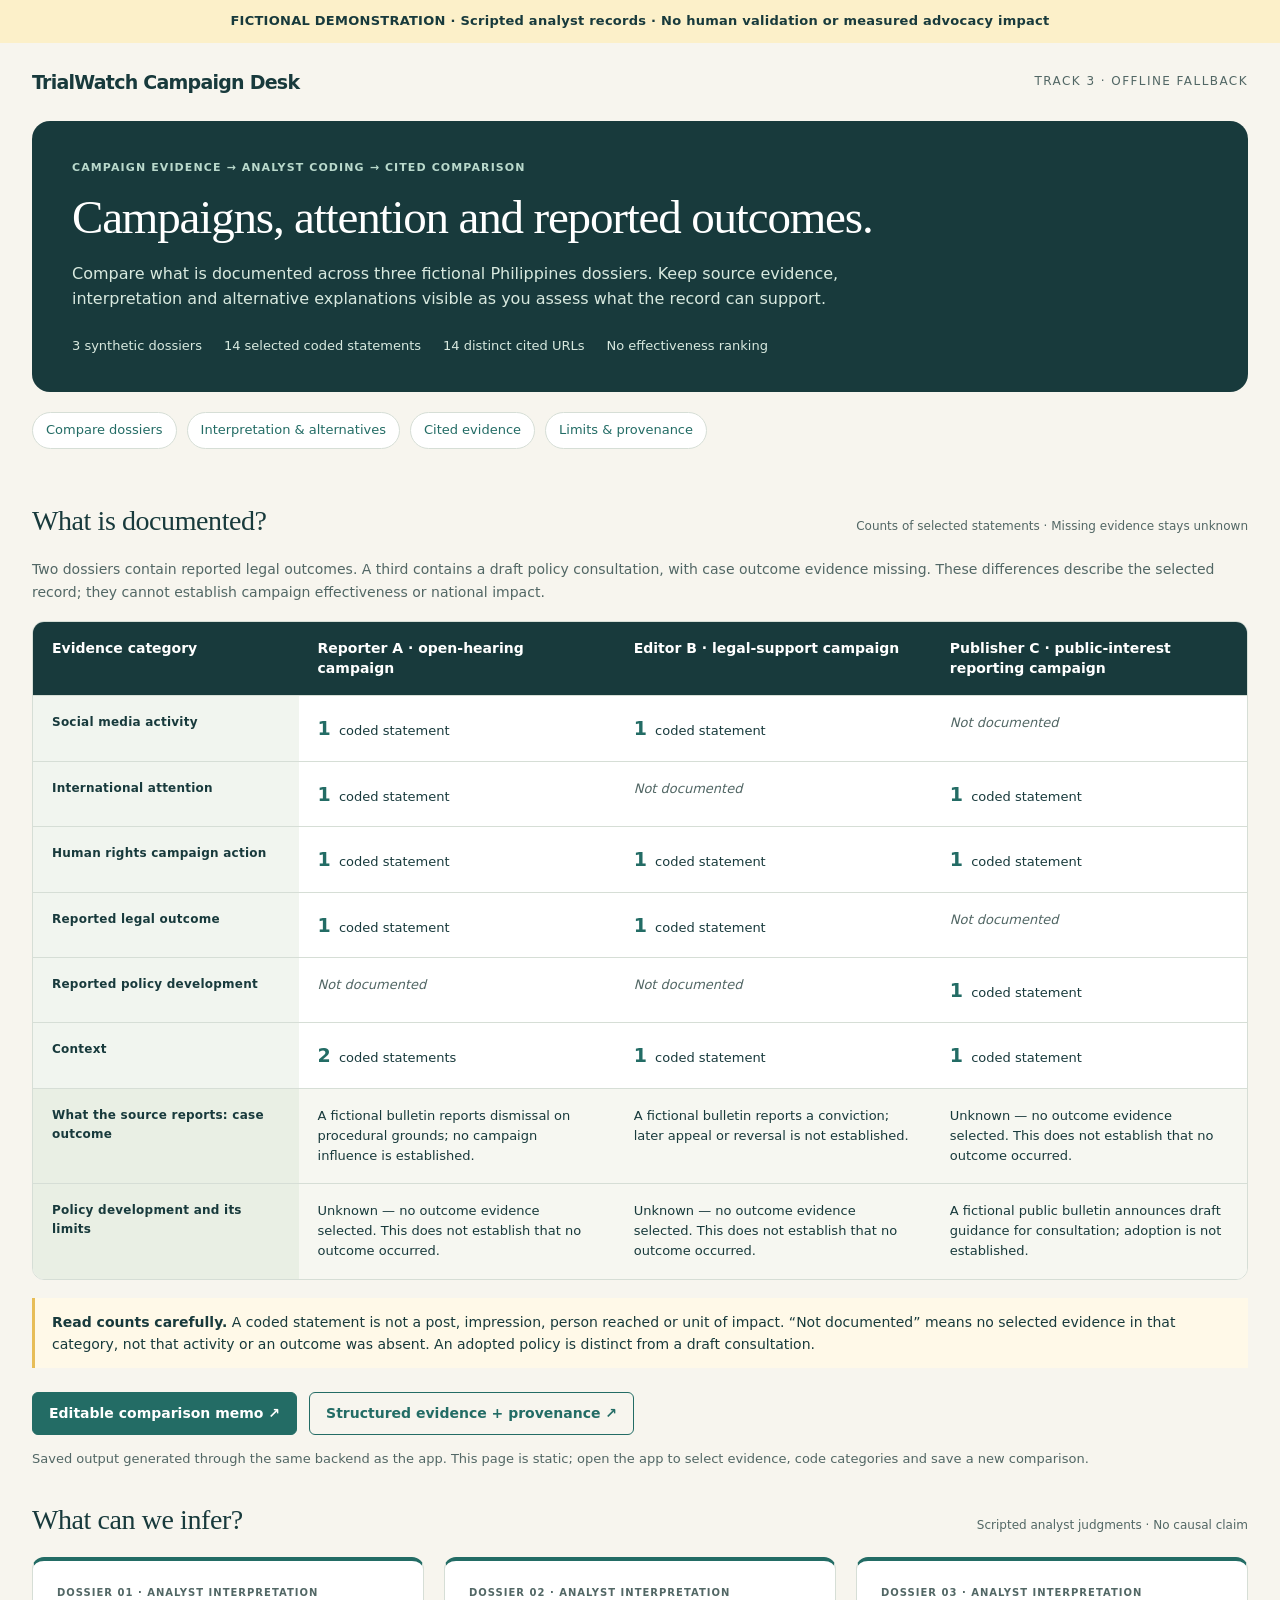
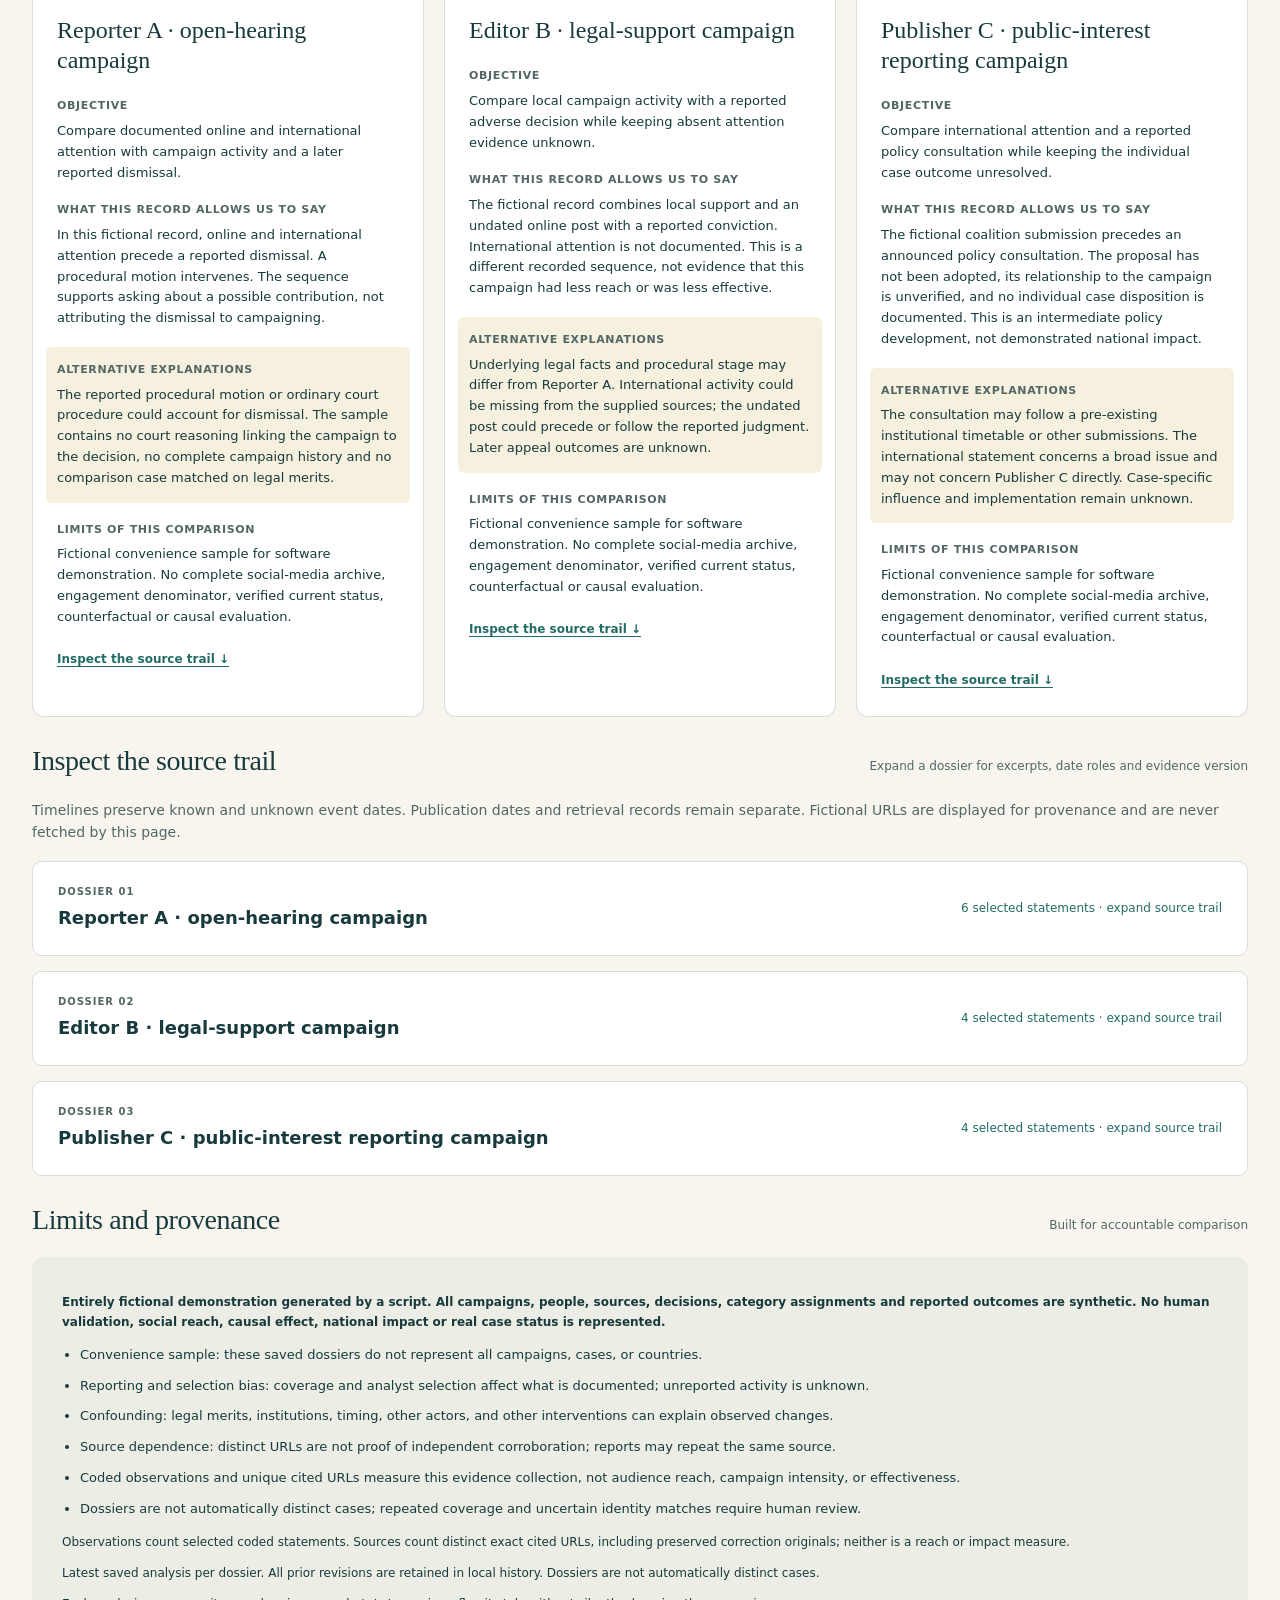
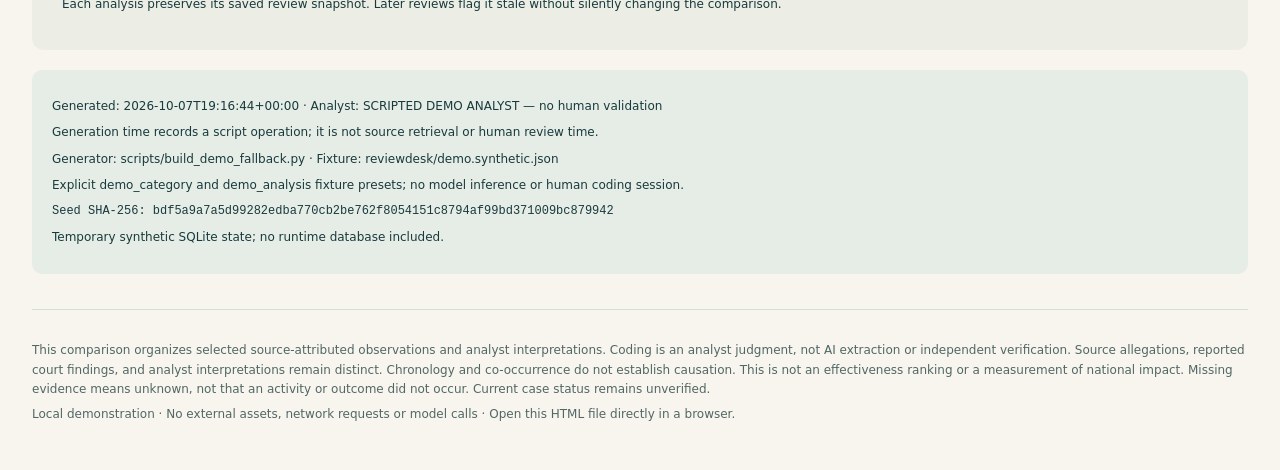
<file: docs/demo/fallback.html>
<!doctype html>
<html lang="en"><head><meta charset="utf-8"><meta name="viewport" content="width=device-width, initial-scale=1">
<meta http-equiv="Content-Security-Policy" content="default-src 'none'; style-src 'unsafe-inline'; base-uri 'none'; form-action 'none'">
<title>TrialWatch Campaign Desk · Offline synthetic comparison</title><style>
:root{--ink:#183a3c;--muted:#526765;--paper:#f7f5ee;--line:#d6ded6;--teal:#236c65;--mint:#e1eee5;--gold:#e7bd57;--white:#fff;--warning:#fcf0c9}*{box-sizing:border-box}html{scroll-behavior:smooth}body{margin:0;background:var(--paper);color:var(--ink);font:16px/1.6 system-ui,-apple-system,"Segoe UI",sans-serif}a{color:var(--teal);text-underline-offset:3px}a:focus-visible,summary:focus-visible{outline:3px solid var(--gold);outline-offset:5px}.synthetic-banner{background:var(--warning);padding:11px 24px;text-align:center;font-size:13px;font-weight:650;letter-spacing:.02em}.shell{max-width:1300px;margin:auto;padding:0 32px}.masthead{display:flex;justify-content:space-between;align-items:center;padding:24px 0;gap:15px}.brand{font-size:19px;font-weight:750;letter-spacing:-.04em}.mode{font-size:12px;text-transform:uppercase;letter-spacing:.12em;color:var(--muted)}.hero{background:var(--ink);color:white;padding:38px 40px 35px;border-radius:18px}.eyebrow{display:block;font-size:11px;letter-spacing:.1em;font-weight:750;text-transform:uppercase}.hero .eyebrow{color:#b9d9cc}.hero h1{font-family:Georgia,serif;font-size:clamp(32px,4vw,47px);line-height:1.13;font-weight:500;max-width:850px;margin:14px 0 17px;letter-spacing:-.025em}.hero p{color:#d8e9df;max-width:860px;margin:0}.hero-meta{margin-top:24px;font-size:13px;display:flex;flex-wrap:wrap;gap:10px 22px;color:#d8e9df}.nav{display:flex;flex-wrap:wrap;gap:10px;padding:20px 0 28px}.nav a{padding:7px 13px;border:1px solid var(--line);border-radius:30px;text-decoration:none;font-size:13px;background:white}main{padding-bottom:35px}section{scroll-margin-top:20px}.section-heading{display:flex;align-items:baseline;justify-content:space-between;gap:12px;margin:22px 0 15px}.section-heading h2{font-family:Georgia,serif;font-size:28px;font-weight:500;margin:0;letter-spacing:-.015em}.section-heading span{font-size:12px;color:var(--muted)}.intro{font-size:14px;color:var(--muted);margin:0 0 18px}.table-wrap{overflow-x:auto;border:1px solid var(--line);border-radius:12px;background:white}table{border-collapse:collapse;width:100%;min-width:840px;font-size:13px;text-align:left}th,td{padding:17px 19px;border-bottom:1px solid var(--line);vertical-align:top}thead th{background:var(--ink);color:white;font-size:14px;line-height:1.4;width:25%}thead th:first-child{width:21%}tbody th{font-size:12px;letter-spacing:.02em;background:#f1f5ef;font-weight:650}td strong{font-size:19px;color:var(--teal);padding-right:4px}.unknown{color:var(--muted);font-style:italic}.outcome-row td{background:#f6f7f1;font-size:13px}.outcome-row th{background:#e9efe4}.outcome-cell{line-height:1.55}tbody tr:last-child th,tbody tr:last-child td{border-bottom:0}.notice{border-left:3px solid var(--gold);padding:13px 17px;background:#fff9e8;font-size:14px;margin:18px 0 24px}.notice p{margin:0}.download-row{display:flex;gap:12px;flex-wrap:wrap;margin:20px 0 0}.download-row a{font-size:14px;font-weight:650;text-decoration:none;border:1px solid var(--teal);padding:9px 16px;border-radius:6px}.download-row a:first-child{background:var(--teal);color:white}.inline-note{font-size:13px;color:var(--muted);margin:14px 0 28px}.analysis-grid{display:grid;grid-template-columns:repeat(3,1fr);gap:20px}.analysis-card{padding:24px;background:white;border:1px solid var(--line);border-radius:12px;border-top:4px solid var(--teal)}.analysis-card .eyebrow{color:var(--muted);font-size:10px}.analysis-card h3{font:500 24px/1.25 Georgia,serif;margin:14px 0 22px}.label{font-size:11px;font-weight:750;text-transform:uppercase;letter-spacing:.06em;color:var(--muted)}.analysis-card p{font-size:13px;margin:6px 0 18px}.analysis-card a{font-size:12px;font-weight:650}.alternatives{background:#f6f0df;margin:0 -11px 18px;padding:14px 11px;border-radius:6px}.alternatives p{margin-bottom:0}.dossier{background:white;border:1px solid var(--line);border-radius:10px;margin:15px 0;scroll-margin-top:18px}.dossier>summary{padding:22px 25px;cursor:pointer;display:flex;justify-content:space-between;gap:15px;align-items:center;font-size:18px;font-weight:650}.dossier>summary .eyebrow{color:var(--muted);font-size:10px;margin-bottom:4px}.summary-count{font-size:12px;color:var(--teal);font-weight:500;text-align:right}.dossier[open]>summary{border-bottom:1px solid var(--line)}.dossier-body{padding:25px}.dossier-meta{font-size:12px;color:var(--muted)}.gaps{background:#f3efe1;padding:15px 20px;border-radius:8px;margin:20px 0}.gaps h4{margin:0;font-size:14px}.gaps ul{font-size:13px;margin-bottom:0;padding-left:20px}.gaps li{margin:8px 0}.statement{padding:20px 0;border-top:1px solid var(--line)}.statement-head{display:flex;justify-content:space-between;flex-wrap:wrap;gap:12px;align-items:center;font-size:13px}.pill{font-size:10px;letter-spacing:.03em;text-transform:uppercase;background:var(--mint);border-radius:20px;padding:4px 10px;color:var(--ink)}h4{font-size:16px;line-height:1.5;margin:13px 0 8px}blockquote{margin:12px 0;padding:11px 15px;border-left:3px solid #83ada0;background:#f1f6f2;font-size:14px}.source-line{font-size:12px;color:var(--muted);margin:5px 0}.small{font-size:12px}.muted{color:var(--muted)}.url{font:12px/1.6 ui-monospace,Consolas,monospace;overflow-wrap:anywhere;color:var(--muted)}.provenance{background:#e6ede7;border-radius:10px;padding:20px;margin-top:20px}.provenance p{font-size:12px;margin:7px 0}.hash{font-family:ui-monospace,Consolas,monospace;overflow-wrap:anywhere}.limits{background:#eceee5;border-radius:12px;padding:24px 30px}.limits ul{font-size:13px;padding-left:18px}.limits li{margin:10px 0}footer{border-top:1px solid var(--line);padding:25px 0 40px;font-size:12px;color:var(--muted)}footer p{margin:6px 0}
@media(max-width:900px){.analysis-grid{grid-template-columns:1fr}.analysis-card h3{font-size:23px}.analysis-card{padding:24px}.alternatives{margin-right:0;margin-left:0}.shell{padding:0 20px}.hero{padding:28px}.section-heading{display:block}.section-heading span{display:block;margin-top:5px}.dossier>summary{align-items:flex-start}.summary-count{max-width:130px}.dossier-body{padding:18px}}@media(max-width:520px){.masthead{align-items:flex-start}.mode{font-size:10px;text-align:right;max-width:105px}.synthetic-banner{font-size:11px}.dossier>summary{display:block}.summary-count{display:block;max-width:none;text-align:left;margin-top:8px}.download-row a{font-size:12px}.shell{padding:0 14px}.hero{padding:24px}}
@media print{body{background:white;font-size:11px}.shell{max-width:none;padding:0}.synthetic-banner{font-size:10px;padding:5px}.masthead{padding:14px 0}.hero{background:white;color:var(--ink);border:1px solid var(--line);padding:18px}.hero h1{font-size:28px}.hero p,.hero .eyebrow,.hero-meta{color:var(--ink)}.nav,.download-row{display:none}.table-wrap{overflow:visible}table{min-width:0;font-size:10px}th,td{padding:8px}.outcome-row td{font-size:10px}.analysis-grid{gap:12px}.analysis-card{padding:14px}.analysis-card p{font-size:10px}.analysis-card h3{font-size:18px}.section-heading h2{font-size:22px}.dossier>summary{font-size:13px}.provenance{padding:12px}footer{padding-bottom:0}}
</style></head><body><div class="synthetic-banner">FICTIONAL DEMONSTRATION · Scripted analyst records · No human validation or measured advocacy impact</div><div class="shell"><header class="masthead"><div class="brand">TrialWatch Campaign Desk</div><div class="mode">Track 3 · Offline fallback</div></header>
<div class="hero"><span class="eyebrow">Campaign evidence → Analyst coding → Cited comparison</span><h1>Campaigns, attention and reported outcomes.</h1><p>Compare what is documented across three fictional Philippines dossiers. Keep source evidence, interpretation and alternative explanations visible as you assess what the record can support.</p>
<div class="hero-meta"><span>3 synthetic dossiers</span><span>14 selected coded statements</span><span>14 distinct cited URLs</span><span>No effectiveness ranking</span></div></div>
<nav class="nav" aria-label="Comparison sections"><a href="#comparison">Compare dossiers</a><a href="#interpretation">Interpretation &amp; alternatives</a><a href="#evidence">Cited evidence</a><a href="#limits">Limits &amp; provenance</a></nav><main>
<section id="comparison"><div class="section-heading"><h2>What is documented?</h2><span>Counts of selected statements · Missing evidence stays unknown</span></div><p class="intro">Two dossiers contain reported legal outcomes. A third contains a draft policy consultation, with case outcome evidence missing. These differences describe the selected record; they cannot establish campaign effectiveness or national impact.</p>
<div class="table-wrap" tabindex="0" role="region" aria-label="Campaign evidence comparison table; scroll horizontally on narrow screens"><table><thead><tr><th scope="col">Evidence category</th><th scope="col">Reporter A · open-hearing campaign</th><th scope="col">Editor B · legal-support campaign</th><th scope="col">Publisher C · public-interest reporting campaign</th></tr></thead><tbody><tr><th scope="row">Social media activity</th><td><strong>1</strong> coded statement</td><td><strong>1</strong> coded statement</td><td><span class="unknown">Not documented</span></td></tr><tr><th scope="row">International attention</th><td><strong>1</strong> coded statement</td><td><span class="unknown">Not documented</span></td><td><strong>1</strong> coded statement</td></tr><tr><th scope="row">Human rights campaign action</th><td><strong>1</strong> coded statement</td><td><strong>1</strong> coded statement</td><td><strong>1</strong> coded statement</td></tr><tr><th scope="row">Reported legal outcome</th><td><strong>1</strong> coded statement</td><td><strong>1</strong> coded statement</td><td><span class="unknown">Not documented</span></td></tr><tr><th scope="row">Reported policy development</th><td><span class="unknown">Not documented</span></td><td><span class="unknown">Not documented</span></td><td><strong>1</strong> coded statement</td></tr><tr><th scope="row">Context</th><td><strong>2</strong> coded statements</td><td><strong>1</strong> coded statement</td><td><strong>1</strong> coded statement</td></tr><tr class="outcome-row"><th scope="row">What the source reports: case outcome</th><td class="outcome-cell">A fictional bulletin reports dismissal on procedural grounds; no campaign influence is established.</td><td class="outcome-cell">A fictional bulletin reports a conviction; later appeal or reversal is not established.</td><td class="outcome-cell">Unknown — no outcome evidence selected. This does not establish that no outcome occurred.</td></tr><tr class="outcome-row"><th scope="row">Policy development and its limits</th><td class="outcome-cell">Unknown — no outcome evidence selected. This does not establish that no outcome occurred.</td><td class="outcome-cell">Unknown — no outcome evidence selected. This does not establish that no outcome occurred.</td><td class="outcome-cell">A fictional public bulletin announces draft guidance for consultation; adoption is not established.</td></tr></tbody></table></div>
<div class="notice"><p><strong>Read counts carefully.</strong> A coded statement is not a post, impression, person reached or unit of impact. “Not documented” means no selected evidence in that category, not that activity or an outcome was absent. An adopted policy is distinct from a draft consultation.</p></div>
<div class="download-row"><a href="comparison.synthetic.md" download>Editable comparison memo ↗</a><a href="comparison.synthetic.json" download>Structured evidence + provenance ↗</a></div><p class="inline-note">Saved output generated through the same backend as the app. This page is static; open the app to select evidence, code categories and save a new comparison.</p></section>
<section id="interpretation"><div class="section-heading"><h2>What can we infer?</h2><span>Scripted analyst judgments · No causal claim</span></div><div class="analysis-grid"><article class="analysis-card"><span class="eyebrow">Dossier 01 · analyst interpretation</span><h3>Reporter A · open-hearing campaign</h3>
          <div class="label">Objective</div><p>Compare documented online and international attention with campaign activity and a later reported dismissal.</p>
          <div class="label">What this record allows us to say</div><p>In this fictional record, online and international attention precede a reported dismissal. A procedural motion intervenes. The sequence supports asking about a possible contribution, not attributing the dismissal to campaigning.</p>
          <div class="alternatives"><div class="label">Alternative explanations</div><p>The reported procedural motion or ordinary court procedure could account for dismissal. The sample contains no court reasoning linking the campaign to the decision, no complete campaign history and no comparison case matched on legal merits.</p></div>
          <div class="label">Limits of this comparison</div><p>Fictional convenience sample for software demonstration. No complete social-media archive, engagement denominator, verified current status, counterfactual or causal evaluation.</p><a href="#dossier-1">Inspect the source trail ↓</a></article><article class="analysis-card"><span class="eyebrow">Dossier 02 · analyst interpretation</span><h3>Editor B · legal-support campaign</h3>
          <div class="label">Objective</div><p>Compare local campaign activity with a reported adverse decision while keeping absent attention evidence unknown.</p>
          <div class="label">What this record allows us to say</div><p>The fictional record combines local support and an undated online post with a reported conviction. International attention is not documented. This is a different recorded sequence, not evidence that this campaign had less reach or was less effective.</p>
          <div class="alternatives"><div class="label">Alternative explanations</div><p>Underlying legal facts and procedural stage may differ from Reporter A. International activity could be missing from the supplied sources; the undated post could precede or follow the reported judgment. Later appeal outcomes are unknown.</p></div>
          <div class="label">Limits of this comparison</div><p>Fictional convenience sample for software demonstration. No complete social-media archive, engagement denominator, verified current status, counterfactual or causal evaluation.</p><a href="#dossier-2">Inspect the source trail ↓</a></article><article class="analysis-card"><span class="eyebrow">Dossier 03 · analyst interpretation</span><h3>Publisher C · public-interest reporting campaign</h3>
          <div class="label">Objective</div><p>Compare international attention and a reported policy consultation while keeping the individual case outcome unresolved.</p>
          <div class="label">What this record allows us to say</div><p>The fictional coalition submission precedes an announced policy consultation. The proposal has not been adopted, its relationship to the campaign is unverified, and no individual case disposition is documented. This is an intermediate policy development, not demonstrated national impact.</p>
          <div class="alternatives"><div class="label">Alternative explanations</div><p>The consultation may follow a pre-existing institutional timetable or other submissions. The international statement concerns a broad issue and may not concern Publisher C directly. Case-specific influence and implementation remain unknown.</p></div>
          <div class="label">Limits of this comparison</div><p>Fictional convenience sample for software demonstration. No complete social-media archive, engagement denominator, verified current status, counterfactual or causal evaluation.</p><a href="#dossier-3">Inspect the source trail ↓</a></article></div></section>
<section id="evidence"><div class="section-heading"><h2>Inspect the source trail</h2><span>Expand a dossier for excerpts, date roles and evidence version</span></div><p class="intro">Timelines preserve known and unknown event dates. Publication dates and retrieval records remain separate. Fictional URLs are displayed for provenance and are never fetched by this page.</p><details class="dossier" id="dossier-1"><summary><span><span class="eyebrow">Dossier 01</span>Reporter A · open-hearing campaign</span><span class="summary-count">6 selected statements · expand source trail</span></summary>
          <div class="dossier-body"><div class="dossier-meta"><p><strong>Known selected event range:</strong> 2026-09-10 to 2026-09-22 · <strong>Unknown event dates:</strong> 1</p><p>Range covers dated selected statements; it is not campaign duration. Source publication dates do not fill missing event dates.</p></div>
          <div class="gaps"><h4>Unresolved evidence gaps</h4><ul><li>Complaint filing date and case number are unknown.</li><li>The source sample does not establish social-media reach, independent audience size or complete campaign activity.</li><li>No evidence establishes whether any campaign action influenced the reported dismissal; appeal/current status unverified.</li></ul></div><article class="statement"><div class="statement-head"><strong>2026-09-10</strong><span class="pill">Social media activity</span></div>
              <h4>A fictional campaign post asks supporters to share an open-hearing petition.</h4><p class="small muted">Posting date only; no audience, reach or engagement count is established.</p><blockquote>On September 10, the campaign posted an open-hearing petition and asked readers to share it.</blockquote>
              <p class="source-line">Synthetic Campaign Archive (fictional source reporting) · Synthetic paragraph 1</p>
              <p class="source-line">Source: Fictional record 1: Reporter A · open-hearing campaign · Publisher: Synthetic Campaign Archive</p>
              <p class="source-line">Publication: 2026-09-11 · Retrieval: not recorded; synthetic fixture</p>
              <p class="url">https://example.invalid/synthetic/fictional_reporter_complaint/1</p><p class="small muted">Wholly invented software fixture. Placeholder URL does not identify a real source. No source was fetched. Fictional records are not independent corroboration or a representative sample.</p>
              <p class="small muted">Language: en · Original synthetic English; no translation</p>
              <p class="small muted">Source-attributed candidate claim; not independently verified. Analyst coding; source support unverified</p></article><article class="statement"><div class="statement-head"><strong>2026-09-13</strong><span class="pill">International attention</span></div>
              <h4>A fictional international coalition calls for independent observation of the proceeding.</h4><p class="small muted">Statement date; actor and organization are fictional.</p><blockquote>On September 13, the International Expression Coalition called for independent observation of Reporter A&#x27;s proceeding.</blockquote>
              <p class="source-line">Synthetic International Bulletin (fictional source reporting) · Synthetic paragraph 1</p>
              <p class="source-line">Source: Fictional record 2: Reporter A · open-hearing campaign · Publisher: Synthetic International Bulletin</p>
              <p class="source-line">Publication: 2026-09-14 · Retrieval: not recorded; synthetic fixture</p>
              <p class="url">https://example.invalid/synthetic/fictional_reporter_complaint/2</p><p class="small muted">Wholly invented software fixture. Placeholder URL does not identify a real source. No source was fetched. Fictional records are not independent corroboration or a representative sample.</p>
              <p class="small muted">Language: en · Original synthetic English; no translation</p>
              <p class="small muted">Source-attributed candidate claim; not independently verified. Analyst coding; source support unverified</p></article><article class="statement"><div class="statement-head"><strong>2026-09-14</strong><span class="pill">Human rights campaign action</span></div>
              <h4>A fictional rights group reports sending a hearing-access request.</h4><p class="small muted">Reported action; no recipient response or independent completion check.</p><blockquote>The rights group said it sent a hearing-access request on September 14.</blockquote>
              <p class="source-line">Synthetic Rights Group Update (fictional source reporting) · Synthetic paragraph 1</p>
              <p class="source-line">Source: Fictional record 3: Reporter A · open-hearing campaign · Publisher: Synthetic Rights Group Update</p>
              <p class="source-line">Publication: 2026-09-15 · Retrieval: not recorded; synthetic fixture</p>
              <p class="url">https://example.invalid/synthetic/fictional_reporter_complaint/3</p><p class="small muted">Wholly invented software fixture. Placeholder URL does not identify a real source. No source was fetched. Fictional records are not independent corroboration or a representative sample.</p>
              <p class="small muted">Language: en · Original synthetic English; no translation</p>
              <p class="small muted">Source-attributed candidate claim; not independently verified. Analyst coding; source support unverified</p></article><article class="statement"><div class="statement-head"><strong>2026-09-18</strong><span class="pill">Context</span></div>
              <h4>The fictional legal bulletin reports that defense counsel filed a procedural motion.</h4><p class="small muted">Reported filing; document not independently inspected.</p><blockquote>Defense counsel filed a procedural motion on September 18.</blockquote>
              <p class="source-line">Synthetic Legal Bulletin (fictional source reporting) · Synthetic paragraph 1</p>
              <p class="source-line">Source: Fictional record 4: Reporter A · open-hearing campaign · Publisher: Synthetic Legal Bulletin</p>
              <p class="source-line">Publication: 2026-09-19 · Retrieval: not recorded; synthetic fixture</p>
              <p class="url">https://example.invalid/synthetic/fictional_reporter_complaint/4</p><p class="small muted">Wholly invented software fixture. Placeholder URL does not identify a real source. No source was fetched. Fictional records are not independent corroboration or a representative sample.</p>
              <p class="small muted">Language: en · Original synthetic English; no translation</p>
              <p class="small muted">Source-attributed candidate claim; not independently verified. Analyst coding; source support unverified</p></article><article class="statement"><div class="statement-head"><strong>2026-09-22</strong><span class="pill">Reported legal outcome</span></div>
              <h4>A fictional bulletin reports dismissal on procedural grounds; no campaign influence is established.</h4><p class="small muted">Reported court disposition, not a court document inspected by the tool. Appeal and current status unknown.</p><blockquote>The court dismissed the complaint on procedural grounds on September 22.</blockquote>
              <p class="source-line">Synthetic Legal Bulletin (fictional source reporting) · Synthetic paragraph 1</p>
              <p class="source-line">Source: Fictional record 5: Reporter A · open-hearing campaign · Publisher: Synthetic Legal Bulletin</p>
              <p class="source-line">Publication: 2026-09-23 · Retrieval: not recorded; synthetic fixture</p>
              <p class="url">https://example.invalid/synthetic/fictional_reporter_complaint/5</p><p class="small muted">Wholly invented software fixture. Placeholder URL does not identify a real source. No source was fetched. Fictional records are not independent corroboration or a representative sample.</p>
              <p class="small muted">Language: en · Original synthetic English; no translation</p>
              <p class="small muted">Source-attributed candidate claim; not independently verified. Analyst coding; source support unverified</p></article><article class="statement"><div class="statement-head"><strong>Event date unknown</strong><span class="pill">Context</span></div>
              <h4>The fictional bulletin reports a complaint following a council-spending story.</h4><p class="small muted">Filing date unknown; publication date must not substitute for it.</p><blockquote>A complaint names Reporter A over a story about council spending.</blockquote>
              <p class="source-line">Synthetic Civic Bulletin (fictional source reporting) · Synthetic paragraph 1</p>
              <p class="source-line">Source: Fictional record 6: Reporter A · open-hearing campaign · Publisher: Synthetic Civic Bulletin</p>
              <p class="source-line">Publication: 2026-09-01 · Retrieval: not recorded; synthetic fixture</p>
              <p class="url">https://example.invalid/synthetic/fictional_reporter_complaint/6</p><p class="small muted">Wholly invented software fixture. Placeholder URL does not identify a real source. No source was fetched. Fictional records are not independent corroboration or a representative sample.</p>
              <p class="small muted">Language: en · Original synthetic English; no translation</p>
              <p class="small muted">Source-attributed candidate claim; not independently verified. Analyst coding; source support unverified</p></article>
          <div class="provenance"><p><strong>Analysis revision 1 · Evidence review revision 1 · Current review revision 1</strong></p><p>Evidence changed since analysis: false · Current review decision: include</p>
          <p>Analyst: SCRIPTED DEMO ANALYST — no human validation · Saved: 2026-10-07T19:16:44+00:00</p><p>Analyst-coded categories; not AI extraction. Coding does not certify source support or causal relationships.</p><p>Evidence snapshot as of: 2026-09-23 · Present case status remains unverified.</p></div></div></details><details class="dossier" id="dossier-2"><summary><span><span class="eyebrow">Dossier 02</span>Editor B · legal-support campaign</span><span class="summary-count">4 selected statements · expand source trail</span></summary>
          <div class="dossier-body"><div class="dossier-meta"><p><strong>Known selected event range:</strong> 2026-09-07 to 2026-09-25 · <strong>Unknown event dates:</strong> 1</p><p>Range covers dated selected statements; it is not campaign duration. Source publication dates do not fill missing event dates.</p></div>
          <div class="gaps"><h4>Unresolved evidence gaps</h4><ul><li>No international-attention record is supplied; this does not establish there was no international attention.</li><li>Campaign completeness, reach and resource differences are unknown.</li><li>The later appeal/current status and reasons for the reported decision require verification.</li><li>A different reported outcome does not imply a less effective campaign.</li></ul></div><article class="statement"><div class="statement-head"><strong>2026-09-07</strong><span class="pill">Human rights campaign action</span></div>
              <h4>A fictional local network reports providing a legal-support referral.</h4><p class="small muted">Reported referral, not proof of representation or influence.</p><blockquote>On September 7, the local network reported referring Editor B to legal-support volunteers.</blockquote>
              <p class="source-line">Synthetic Local Network (fictional source reporting) · Synthetic paragraph 1</p>
              <p class="source-line">Source: Fictional record 1: Editor B · legal-support campaign · Publisher: Synthetic Local Network</p>
              <p class="source-line">Publication: 2026-09-08 · Retrieval: not recorded; synthetic fixture</p>
              <p class="url">https://example.invalid/synthetic/fictional_editor_b/1</p><p class="small muted">Wholly invented software fixture. Placeholder URL does not identify a real source. No source was fetched. Fictional records are not independent corroboration or a representative sample.</p>
              <p class="small muted">Language: en · Original synthetic English; no translation</p>
              <p class="small muted">Source-attributed candidate claim; not independently verified. Analyst coding; source support unverified</p></article><article class="statement"><div class="statement-head"><strong>2026-09-20</strong><span class="pill">Context</span></div>
              <h4>The fictional legal bulletin reports that the court heard submissions from both parties.</h4><p class="small muted">Source-reported event; no independent fairness finding.</p><blockquote>The court heard submissions from both parties on September 20.</blockquote>
              <p class="source-line">Synthetic Legal Bulletin (fictional source reporting) · Synthetic paragraph 1</p>
              <p class="source-line">Source: Fictional record 3: Editor B · legal-support campaign · Publisher: Synthetic Legal Bulletin</p>
              <p class="source-line">Publication: 2026-09-21 · Retrieval: not recorded; synthetic fixture</p>
              <p class="url">https://example.invalid/synthetic/fictional_editor_b/3</p><p class="small muted">Wholly invented software fixture. Placeholder URL does not identify a real source. No source was fetched. Fictional records are not independent corroboration or a representative sample.</p>
              <p class="small muted">Language: en · Original synthetic English; no translation</p>
              <p class="small muted">Source-attributed candidate claim; not independently verified. Analyst coding; source support unverified</p></article><article class="statement"><div class="statement-head"><strong>2026-09-25</strong><span class="pill">Reported legal outcome</span></div>
              <h4>A fictional bulletin reports a conviction; later appeal or reversal is not established.</h4><p class="small muted">Reported judgment, not a finding authenticated by the tool. Later status unknown.</p><blockquote>The bulletin reports that the court convicted Editor B on September 25.</blockquote>
              <p class="source-line">Synthetic Legal Bulletin (fictional source reporting) · Synthetic paragraph 1</p>
              <p class="source-line">Source: Fictional record 4: Editor B · legal-support campaign · Publisher: Synthetic Legal Bulletin</p>
              <p class="source-line">Publication: 2026-09-26 · Retrieval: not recorded; synthetic fixture</p>
              <p class="url">https://example.invalid/synthetic/fictional_editor_b/4</p><p class="small muted">Wholly invented software fixture. Placeholder URL does not identify a real source. No source was fetched. Fictional records are not independent corroboration or a representative sample.</p>
              <p class="small muted">Language: en · Original synthetic English; no translation</p>
              <p class="small muted">Source-attributed candidate claim; not independently verified. Analyst coding; source support unverified</p></article><article class="statement"><div class="statement-head"><strong>Event date unknown</strong><span class="pill">Social media activity</span></div>
              <h4>An undated fictional post asks readers to follow Editor B&#x27;s proceeding.</h4><p class="small muted">Original posting date and reach unknown; archive publication date is separate.</p><blockquote>Please follow Editor B&#x27;s proceeding and check the published court updates.</blockquote>
              <p class="source-line">Synthetic Campaign Archive (fictional source reporting) · Synthetic paragraph 1</p>
              <p class="source-line">Source: Fictional record 2: Editor B · legal-support campaign · Publisher: Synthetic Campaign Archive</p>
              <p class="source-line">Publication: 2026-09-12 · Retrieval: not recorded; synthetic fixture</p>
              <p class="url">https://example.invalid/synthetic/fictional_editor_b/2</p><p class="small muted">Wholly invented software fixture. Placeholder URL does not identify a real source. No source was fetched. Fictional records are not independent corroboration or a representative sample.</p>
              <p class="small muted">Language: en · Original synthetic English; no translation</p>
              <p class="small muted">Source-attributed candidate claim; not independently verified. Analyst coding; source support unverified</p></article>
          <div class="provenance"><p><strong>Analysis revision 1 · Evidence review revision 1 · Current review revision 1</strong></p><p>Evidence changed since analysis: false · Current review decision: include</p>
          <p>Analyst: SCRIPTED DEMO ANALYST — no human validation · Saved: 2026-10-07T19:16:44+00:00</p><p>Analyst-coded categories; not AI extraction. Coding does not certify source support or causal relationships.</p><p>Evidence snapshot as of: 2026-09-26 · Present case status remains unverified.</p></div></div></details><details class="dossier" id="dossier-3"><summary><span><span class="eyebrow">Dossier 03</span>Publisher C · public-interest reporting campaign</span><span class="summary-count">4 selected statements · expand source trail</span></summary>
          <div class="dossier-body"><div class="dossier-meta"><p><strong>Known selected event range:</strong> 2026-09-05 to 2026-09-28 · <strong>Unknown event dates:</strong> 1</p><p>Range covers dated selected statements; it is not campaign duration. Source publication dates do not fill missing event dates.</p></div>
          <div class="gaps"><h4>Unresolved evidence gaps</h4><ul><li>No case outcome is documented; missing evidence is not an unchanged outcome.</li><li>Draft consultation is not adopted policy, implementation or national impact.</li><li>No social-media record or reach measure is supplied.</li><li>Case-specific links, alternative drivers of the consultation and current status are unverified.</li></ul></div><article class="statement"><div class="statement-head"><strong>2026-09-05</strong><span class="pill">International attention</span></div>
              <h4>A fictional overseas association publishes a statement about public-interest reporting.</h4><p class="small muted">Statement concerns a broader issue; case-specific influence is unestablished.</p><blockquote>On September 5, the overseas association issued a statement supporting public-interest reporting.</blockquote>
              <p class="source-line">Synthetic International Bulletin (fictional source reporting) · Synthetic paragraph 1</p>
              <p class="source-line">Source: Fictional record 1: Publisher C · public-interest reporting campaign · Publisher: Synthetic International Bulletin</p>
              <p class="source-line">Publication: 2026-09-06 · Retrieval: not recorded; synthetic fixture</p>
              <p class="url">https://example.invalid/synthetic/fictional_publisher_c/1</p><p class="small muted">Wholly invented software fixture. Placeholder URL does not identify a real source. No source was fetched. Fictional records are not independent corroboration or a representative sample.</p>
              <p class="small muted">Language: en · Original synthetic English; no translation</p>
              <p class="small muted">Source-attributed candidate claim; not independently verified. Analyst coding; source support unverified</p></article><article class="statement"><div class="statement-head"><strong>2026-09-16</strong><span class="pill">Human rights campaign action</span></div>
              <h4>A fictional coalition says it submitted recommendations to a consultation.</h4><p class="small muted">Reported submission; receipt and effect not independently verified.</p><blockquote>The coalition submitted consultation recommendations on September 16.</blockquote>
              <p class="source-line">Synthetic Coalition Update (fictional source reporting) · Synthetic paragraph 1</p>
              <p class="source-line">Source: Fictional record 2: Publisher C · public-interest reporting campaign · Publisher: Synthetic Coalition Update</p>
              <p class="source-line">Publication: 2026-09-17 · Retrieval: not recorded; synthetic fixture</p>
              <p class="url">https://example.invalid/synthetic/fictional_publisher_c/2</p><p class="small muted">Wholly invented software fixture. Placeholder URL does not identify a real source. No source was fetched. Fictional records are not independent corroboration or a representative sample.</p>
              <p class="small muted">Language: en · Original synthetic English; no translation</p>
              <p class="small muted">Source-attributed candidate claim; not independently verified. Analyst coding; source support unverified</p></article><article class="statement"><div class="statement-head"><strong>2026-09-28</strong><span class="pill">Reported policy development</span></div>
              <h4>A fictional public bulletin announces draft guidance for consultation; adoption is not established.</h4><p class="small muted">Consultation announcement only. Do not describe it as enacted reform or campaign success.</p><blockquote>Draft guidance was opened for consultation on September 28; it has not been adopted.</blockquote>
              <p class="source-line">Synthetic Policy Bulletin (fictional source reporting) · Synthetic paragraph 1</p>
              <p class="source-line">Source: Fictional record 3: Publisher C · public-interest reporting campaign · Publisher: Synthetic Policy Bulletin</p>
              <p class="source-line">Publication: 2026-09-29 · Retrieval: not recorded; synthetic fixture</p>
              <p class="url">https://example.invalid/synthetic/fictional_publisher_c/3</p><p class="small muted">Wholly invented software fixture. Placeholder URL does not identify a real source. No source was fetched. Fictional records are not independent corroboration or a representative sample.</p>
              <p class="small muted">Language: en · Original synthetic English; no translation</p>
              <p class="small muted">Source-attributed candidate claim; not independently verified. Analyst coding; source support unverified</p></article><article class="statement"><div class="statement-head"><strong>Event date unknown</strong><span class="pill">Context</span></div>
              <h4>A fictional bulletin mentions a proceeding involving Publisher C without a case disposition.</h4><p class="small muted">Event date and legal outcome unknown.</p><blockquote>A proceeding involving Publisher C was mentioned; no disposition was provided.</blockquote>
              <p class="source-line">Synthetic Civic Bulletin (fictional source reporting) · Synthetic paragraph 1</p>
              <p class="source-line">Source: Fictional record 4: Publisher C · public-interest reporting campaign · Publisher: Synthetic Civic Bulletin</p>
              <p class="source-line">Publication: 2026-09-02 · Retrieval: not recorded; synthetic fixture</p>
              <p class="url">https://example.invalid/synthetic/fictional_publisher_c/4</p><p class="small muted">Wholly invented software fixture. Placeholder URL does not identify a real source. No source was fetched. Fictional records are not independent corroboration or a representative sample.</p>
              <p class="small muted">Language: en · Original synthetic English; no translation</p>
              <p class="small muted">Source-attributed candidate claim; not independently verified. Analyst coding; source support unverified</p></article>
          <div class="provenance"><p><strong>Analysis revision 1 · Evidence review revision 1 · Current review revision 1</strong></p><p>Evidence changed since analysis: false · Current review decision: include</p>
          <p>Analyst: SCRIPTED DEMO ANALYST — no human validation · Saved: 2026-10-07T19:16:44+00:00</p><p>Analyst-coded categories; not AI extraction. Coding does not certify source support or causal relationships.</p><p>Evidence snapshot as of: 2026-09-29 · Present case status remains unverified.</p></div></div></details></section>
<section id="limits"><div class="section-heading"><h2>Limits and provenance</h2><span>Built for accountable comparison</span></div><div class="limits"><p class="small"><strong>Entirely fictional demonstration generated by a script. All campaigns, people, sources, decisions, category assignments and reported outcomes are synthetic. No human validation, social reach, causal effect, national impact or real case status is represented.</strong></p><ul><li>Convenience sample: these saved dossiers do not represent all campaigns, cases, or countries.</li><li>Reporting and selection bias: coverage and analyst selection affect what is documented; unreported activity is unknown.</li><li>Confounding: legal merits, institutions, timing, other actors, and other interventions can explain observed changes.</li><li>Source dependence: distinct URLs are not proof of independent corroboration; reports may repeat the same source.</li><li>Coded observations and unique cited URLs measure this evidence collection, not audience reach, campaign intensity, or effectiveness.</li><li>Dossiers are not automatically distinct cases; repeated coverage and uncertain identity matches require human review.</li></ul><p class="small">Observations count selected coded statements. Sources count distinct exact cited URLs, including preserved correction originals; neither is a reach or impact measure.</p><p class="small">Latest saved analysis per dossier. All prior revisions are retained in local history. Dossiers are not automatically distinct cases.</p><p class="small">Each analysis preserves its saved review snapshot. Later reviews flag it stale without silently changing the comparison.</p></div>
<div class="provenance"><p>Generated: 2026-10-07T19:16:44+00:00 · Analyst: SCRIPTED DEMO ANALYST — no human validation</p><p>Generation time records a script operation; it is not source retrieval or human review time.</p><p>Generator: scripts/build_demo_fallback.py · Fixture: reviewdesk/demo.synthetic.json</p><p>Explicit demo_category and demo_analysis fixture presets; no model inference or human coding session.</p><p class="hash">Seed SHA-256: bdf5a9a7a5d99282edba770cb2be762f8054151c8794af99bd371009bc879942</p><p>Temporary synthetic SQLite state; no runtime database included.</p></div></section></main>
<footer><p>This comparison organizes selected source-attributed observations and analyst interpretations. Coding is an analyst judgment, not AI extraction or independent verification. Source allegations, reported court findings, and analyst interpretations remain distinct. Chronology and co-occurrence do not establish causation. This is not an effectiveness ranking or a measurement of national impact. Missing evidence means unknown, not that an activity or outcome did not occur. Current case status remains unverified.</p><p>Local demonstration · No external assets, network requests or model calls · Open this HTML file directly in a browser.</p></footer></div></body></html>
</file>
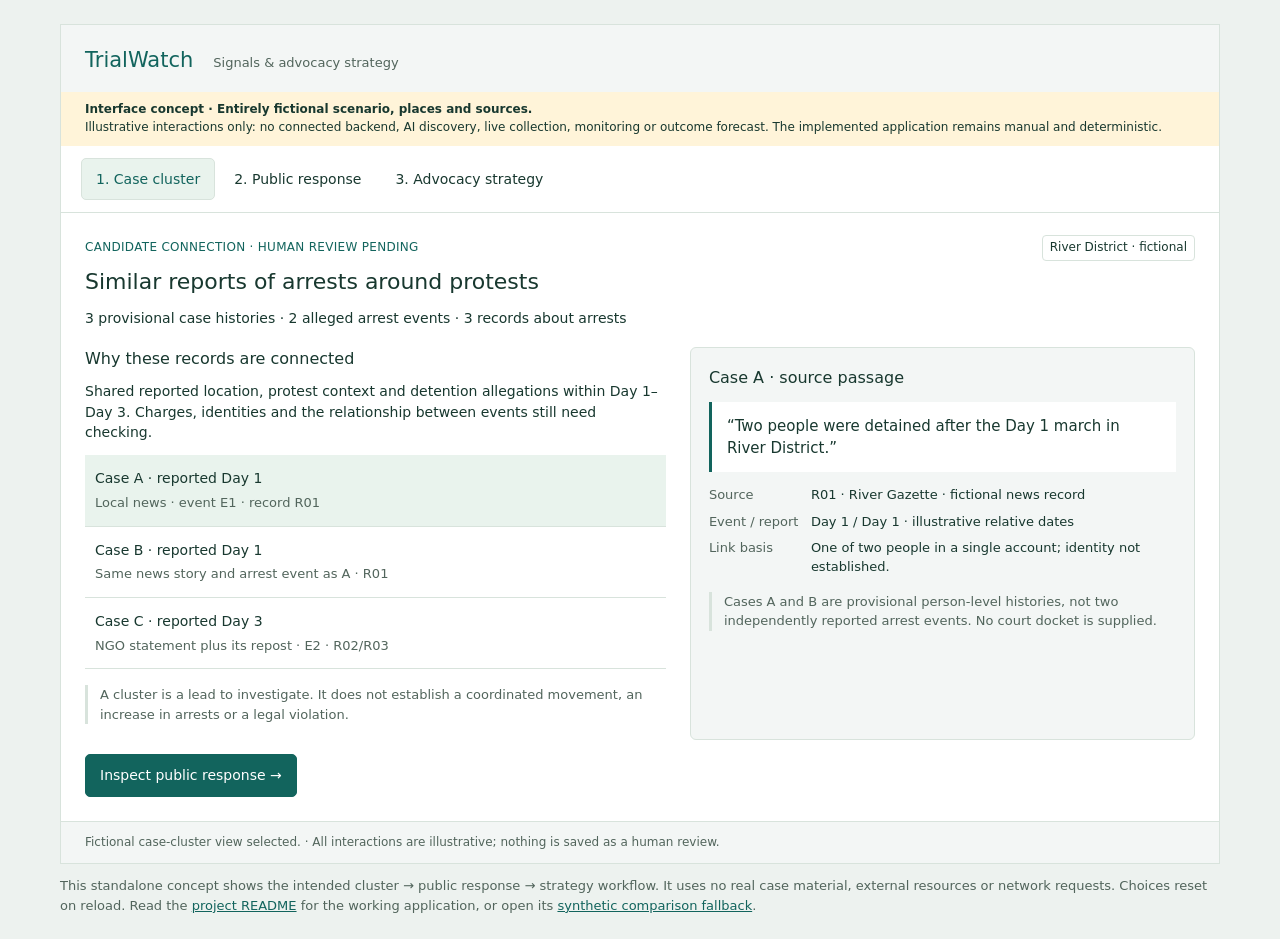
<file: docs/demo/signals-and-strategy.html>
<!doctype html>
<html lang="en">
<head>
  <meta charset="utf-8">
  <meta name="viewport" content="width=device-width, initial-scale=1">
  <meta name="color-scheme" content="light dark">
  <meta http-equiv="Content-Security-Policy" content="default-src 'none'; style-src 'unsafe-inline'; script-src 'unsafe-inline'; connect-src 'none'; base-uri 'none'; form-action 'none'">
  <title>TrialWatch · Signals and advocacy strategy concept</title>
  <style>
    :root { color-scheme: light dark; }
    body { margin: 24px auto; padding: 0 16px; max-width: 1160px; background: light-dark(#edf2ef, #101b17); font-family: system-ui, 'Segoe UI', sans-serif; }
    .concept-context { margin: 12px 0; color: light-dark(#52655c, #aec7b9); font-size: 13px; line-height: 1.5; }
    .concept-context a { color: light-dark(#12645d, #85d3bd); }
    @media (max-width: 600px) { body { margin: 0; padding: 0; } .concept-context { padding: 0 18px; } }
  </style>
</head>
<body>
  <noscript><p class="concept-context">JavaScript is needed to switch between this concept's illustrative views. The initial fictional cluster is visible below.</p></noscript>
<div id="trialwatch-integrated-concept">
  <style>
    #trialwatch-integrated-concept{--tw-paper:light-dark(#ffffff,#162420);--tw-canvas:light-dark(#f3f6f5,#101b17);--tw-ink:light-dark(#18382f,#e4f1ea);--tw-sub:light-dark(#52655c,#aec7b9);--tw-line:light-dark(#d8e3dc,#3b5146);--tw-accent:light-dark(#12645d,#85d3bd);--tw-on:light-dark(#ffffff,#10281f);--tw-soft:light-dark(#e9f3ed,#233f31);--tw-note:light-dark(#fff4d9,#43361d);font:14px/1.48 system-ui,Segoe UI,sans-serif;color:var(--tw-ink);width:100%;min-width:0}
    #trialwatch-integrated-concept *{box-sizing:border-box}
    #trialwatch-integrated-concept .tw-shell{background:var(--tw-paper);border:1px solid var(--tw-line);overflow-wrap:anywhere}
    #trialwatch-integrated-concept .tw-head{padding:20px 24px 16px;display:flex;gap:20px;flex-wrap:wrap;align-items:baseline;background:var(--tw-canvas)}
    #trialwatch-integrated-concept .tw-brand{font-size:21px;font-weight:500;color:var(--tw-accent)}
    #trialwatch-integrated-concept .tw-sub{color:var(--tw-sub);font-size:13px}
    #trialwatch-integrated-concept .tw-demo{margin:0;padding:9px 24px;background:var(--tw-note);font-size:12px}
    #trialwatch-integrated-concept .tw-tabs{display:flex;flex-wrap:wrap;gap:4px;padding:12px 20px;border-bottom:1px solid var(--tw-line)}
    #trialwatch-integrated-concept button,#trialwatch-integrated-concept select{font:inherit;color:inherit}
    #trialwatch-integrated-concept .tw-tab{padding:10px 14px;background:var(--tw-paper);border:1px solid transparent;border-radius:5px;text-align:left}
    #trialwatch-integrated-concept .tw-tab[aria-selected=true]{background:var(--tw-soft);border-color:var(--tw-line);color:var(--tw-accent);font-weight:500}
    #trialwatch-integrated-concept .tw-content{padding:22px 24px 24px}
    #trialwatch-integrated-concept h2{font-size:22px;line-height:1.25;font-weight:500;margin:7px 0 12px}
    #trialwatch-integrated-concept h3{font-size:16px;font-weight:500;margin:0 0 10px}
    #trialwatch-integrated-concept h4{font-size:14px;font-weight:500;margin:14px 0 5px}
    #trialwatch-integrated-concept p{margin:8px 0 12px}
    #trialwatch-integrated-concept .tw-kicker{font-size:12px;font-weight:500;color:var(--tw-accent);letter-spacing:.025em}
    #trialwatch-integrated-concept .tw-grid{display:grid;grid-template-columns:minmax(0,1.15fr) minmax(0,1fr);gap:24px;margin-top:19px}
    #trialwatch-integrated-concept .tw-panel{padding:18px;background:var(--tw-canvas);border:1px solid var(--tw-line);border-radius:6px;min-width:0}
    #trialwatch-integrated-concept .tw-case{display:block;width:100%;text-align:left;border:0;border-bottom:1px solid var(--tw-line);background:var(--tw-paper);padding:13px 10px}
    #trialwatch-integrated-concept .tw-case[aria-pressed=true]{background:var(--tw-soft)}
    #trialwatch-integrated-concept .tw-case strong{display:block;font-weight:500;margin-bottom:3px}
    #trialwatch-integrated-concept .tw-action{display:inline-block;background:var(--tw-accent);color:var(--tw-on);border:1px solid var(--tw-accent);border-radius:5px;padding:10px 14px;margin-top:14px}
    #trialwatch-integrated-concept .tw-secondary{background:var(--tw-paper);color:var(--tw-accent)}
    #trialwatch-integrated-concept .tw-row{display:flex;gap:12px;justify-content:space-between;align-items:baseline;flex-wrap:wrap}
    #trialwatch-integrated-concept .tw-tag{font-size:12px;border:1px solid var(--tw-line);border-radius:4px;padding:3px 7px;background:var(--tw-paper)}
    #trialwatch-integrated-concept .tw-note{font-size:13px;color:var(--tw-sub);border-left:3px solid var(--tw-line);padding-left:12px;margin:16px 0}
    #trialwatch-integrated-concept blockquote{margin:12px 0;padding:13px 15px;background:var(--tw-paper);border-left:3px solid var(--tw-accent);font-size:15px}
    #trialwatch-integrated-concept dl{display:grid;grid-template-columns:95px minmax(0,1fr);gap:7px;margin:13px 0;font-size:13px}
    #trialwatch-integrated-concept dt{color:var(--tw-sub)}
    #trialwatch-integrated-concept dd{margin:0}
    #trialwatch-integrated-concept ol{padding-left:21px;margin:10px 0}
    #trialwatch-integrated-concept li{margin-bottom:11px}
    #trialwatch-integrated-concept select{max-width:100%;width:100%;padding:10px;background:var(--tw-paper);border:1px solid var(--tw-line);border-radius:4px}
    #trialwatch-integrated-concept .tw-label{display:block;margin:0 0 6px;font-weight:500}
    #trialwatch-integrated-concept .tw-footer{padding:12px 24px;background:var(--tw-canvas);font-size:12px;color:var(--tw-sub);border-top:1px solid var(--tw-line)}
    #trialwatch-integrated-concept [hidden]{display:none!important}
    @media(max-width:720px){#trialwatch-integrated-concept .tw-grid{grid-template-columns:1fr}#trialwatch-integrated-concept .tw-content{padding:18px}#trialwatch-integrated-concept .tw-head{padding-left:18px}#trialwatch-integrated-concept .tw-demo{padding:10px 18px}#trialwatch-integrated-concept .tw-tab{padding:10px}#trialwatch-integrated-concept .tw-tabs{padding:10px}#trialwatch-integrated-concept h2{font-size:20px}}
    @media(pointer:coarse){#trialwatch-integrated-concept button{min-height:44px}#trialwatch-integrated-concept select{font-size:16px}}
  </style>
  <div class="tw-shell">
    <header class="tw-head"><span class="tw-brand">TrialWatch</span><span class="tw-sub">Signals &amp; advocacy strategy</span></header>
    <p class="tw-demo"><strong>Interface concept · Entirely fictional scenario, places and sources.</strong><br>Illustrative interactions only: no connected backend, AI discovery, live collection, monitoring or outcome forecast. The implemented application remains manual and deterministic.</p>
    <nav class="tw-tabs" role="tablist" aria-label="From signal to strategy">
      <button class="tw-tab" type="button" role="tab" id="tw-tab-cluster" aria-controls="tw-cluster" aria-selected="true" data-stage="cluster">1. Case cluster</button>
      <button class="tw-tab" type="button" role="tab" id="tw-tab-response" aria-controls="tw-response" aria-selected="false" data-stage="response">2. Public response</button>
      <button class="tw-tab" type="button" role="tab" id="tw-tab-strategy" aria-controls="tw-strategy" aria-selected="false" data-stage="strategy">3. Advocacy strategy</button>
    </nav>
    <main class="tw-content">
      <section id="tw-cluster" role="tabpanel" aria-labelledby="tw-tab-cluster">
        <div class="tw-row"><span class="tw-kicker">CANDIDATE CONNECTION · HUMAN REVIEW PENDING</span><span class="tw-tag">River District · fictional</span></div>
        <h2>Similar reports of arrests around protests</h2>
        <p>3 provisional case histories · 2 alleged arrest events · 3 records about arrests</p>
        <div class="tw-grid">
          <div>
            <h3>Why these records are connected</h3>
            <p>Shared reported location, protest context and detention allegations within Day 1–Day 3. Charges, identities and the relationship between events still need checking.</p>
            <button type="button" class="tw-case" aria-pressed="true" data-case="a"><strong>Case A · reported Day 1</strong><span class="tw-sub">Local news · event E1 · record R01</span></button>
            <button type="button" class="tw-case" aria-pressed="false" data-case="b"><strong>Case B · reported Day 1</strong><span class="tw-sub">Same news story and arrest event as A · R01</span></button>
            <button type="button" class="tw-case" aria-pressed="false" data-case="c"><strong>Case C · reported Day 3</strong><span class="tw-sub">NGO statement plus its repost · E2 · R02/R03</span></button>
            <p class="tw-note">A cluster is a lead to investigate. It does not establish a coordinated movement, an increase in arrests or a legal violation.</p>
          </div>
          <aside class="tw-panel" aria-label="Selected case evidence">
            <h3 id="tw-case-heading">Case A · source passage</h3>
            <blockquote id="tw-case-quote">“Two people were detained after the Day 1 march in River District.”</blockquote>
            <dl><dt>Source</dt><dd id="tw-case-source">R01 · River Gazette · fictional news record</dd><dt>Event / report</dt><dd id="tw-case-dates">Day 1 / Day 1 · illustrative relative dates</dd><dt>Link basis</dt><dd id="tw-case-basis">One of two people in a single account; identity not established.</dd></dl>
            <p class="tw-note" id="tw-case-caution">Cases A and B are provisional person-level histories, not two independently reported arrest events. No court docket is supplied.</p>
          </aside>
        </div>
        <button type="button" class="tw-action" data-go="response">Inspect public response →</button>
      </section>
      <section id="tw-response" role="tabpanel" aria-labelledby="tw-tab-response" hidden>
        <div class="tw-kicker">PUBLIC EVIDENCE · AS OF ILLUSTRATIVE DAY 5</div>
        <h2>Is collective action being documented?</h2>
        <p>Bring news, NGO accounts and public organizational posts alongside the case cluster. Keep their reporting basis visible.</p>
        <div class="tw-grid">
          <div>
            <button class="tw-case" type="button" aria-pressed="false" data-record="ngo"><strong>Day 3 · NGO reports a detention</strong><span class="tw-sub">R02 · case allegation · R03 repeats this statement</span></button>
            <button class="tw-case" type="button" aria-pressed="true" data-record="plan"><strong>Day 4 · support gathering announced</strong><span class="tw-sub">R04 · public organizational post · planned action</span></button>
            <button class="tw-case" type="button" aria-pressed="false" data-record="ongoing"><strong>Day 5 · support activity reported underway</strong><span class="tw-sub">R05 · local news · occurrence needs review</span></button>
            <p class="tw-note">Five records in total: three about arrests and two about a support gathering. The NGO repost is not an extra case or independent corroboration.</p>
          </div>
          <aside class="tw-panel" aria-label="Selected public response evidence">
            <div class="tw-row"><h3 id="tw-response-heading">Announced collective support</h3><span class="tw-tag" id="tw-response-status">Planned</span></div>
            <blockquote id="tw-response-quote">“We will host an open legal-support gathering on Day 5 for families affected by this week’s River District protest arrests.”</blockquote>
            <dl><dt>Source</dt><dd id="tw-response-source">R04 · Community Rights Circle · fictional public post</dd><dt>Post / event</dt><dd id="tw-response-dates">Day 4 / planned Day 5</dd><dt>Connection</dt><dd id="tw-response-link">The post explicitly names the protest arrests. It does not verify each case.</dd></dl>
            <p class="tw-note" id="tw-response-caution">Evidence of a plan before the gathering occurs. This is not a forecast and does not establish attendance, influence or a completed event.</p>
          </aside>
        </div>
        <button type="button" class="tw-action" data-go="strategy">Use this evidence in strategy →</button>
      </section>
      <section id="tw-strategy" role="tabpanel" aria-labelledby="tw-tab-strategy" hidden>
        <div class="tw-kicker">STRATEGY WORKSPACE · PROPOSALS FOR HUMAN REVIEW</div>
        <h2>Turn a reviewed signal into an advocacy decision</h2>
        <div class="tw-grid">
          <div>
            <label class="tw-label" for="tw-objective">Advocacy objective</label>
            <select id="tw-objective"><option value="support">Support people and cases</option><option value="visibility">Increase issue visibility</option><option value="compare">Compare advocacy approaches</option></select>
            <h4 id="tw-objective-heading">Assess a connection to existing support</h4>
            <ol id="tw-options"><li>Verify the case links and ask affected people or their representatives what support they want.</li><li>Assess whether the publicly announced gathering is relevant to those needs.</li><li>Prepare a sourced summary for a human to review before any engagement.</li></ol>
            <p class="tw-note">Prepared options, not automated recommendations. No contact, publication or campaign action occurs here.</p>
            <button type="button" id="tw-preview" class="tw-action tw-secondary">Preview evidence brief</button>
          </div>
          <aside class="tw-panel">
            <h3>Carry the evidence into the decision</h3>
            <p><strong>Context:</strong> the candidate arrest cluster remains unreviewed. <span class="tw-sub">R01–R03</span></p>
            <p><strong>Actor and moment:</strong> a publicly named organization announces support; a later report describes activity underway. <span class="tw-sub">R04–R05</span></p>
            <h4>Comparable approaches</h4><p>No comparable-history dataset loaded in this concept. A future view would show tactics, context, observed outcomes and transfer limits.</p>
            <h4>Likely advocacy outcome</h4><p>Estimate unavailable. Define the outcome and time window, then evaluate a suitable comparison set. A future probability must remain distinct from the causal benefit of an approach.</p>
          </aside>
        </div>
        <section class="tw-panel" id="tw-draft" aria-label="Fictional draft preview" style="margin-top:18px" hidden>
          <h3>Draft · fictional evidence only · human review pending</h3>
          <p>Three provisionally linked histories describe two alleged protest-related arrest events in River District. One NGO repost repeats an existing account. [R01–R03] A public organizational post announces a support gathering; a later news report describes activity underway. [R04–R05]</p>
          <p>The linkage, event occurrence and relevance to each case need checking. These records do not establish a larger movement, a trend, advocacy effectiveness or likely legal outcomes.</p>
        </section>
      </section>
    </main>
    <footer class="tw-footer"><span id="tw-live" aria-live="polite">Fictional case-cluster view selected.</span> · All interactions are illustrative; nothing is saved as a human review.</footer>
  </div>
  <script>
    (()=>{
      const root=document.getElementById('trialwatch-integrated-concept');
      const find=id=>root.querySelector('#'+id);
      const state={stage:'cluster',caseId:'a',recordId:'plan',objective:'support'};
      const cases={a:{heading:'Case A · source passage',quote:'“Two people were detained after the Day 1 march in River District.”',source:'R01 · River Gazette · fictional news record',dates:'Day 1 / Day 1 · illustrative relative dates',basis:'One of two people in a single account; identity not established.',caution:'Cases A and B are provisional person-level histories, not two independently reported arrest events. No court docket is supplied.'},b:{heading:'Case B · same source, same event',quote:'“Two people were detained after the Day 1 march in River District.”',source:'R01 · same River Gazette story used for Case A',dates:'Day 1 / Day 1 · illustrative relative dates',basis:'Second person described in the account; not a second source or arrest event.',caution:'Keep person, legal proceeding, event and report separate. This source does not establish two distinct court cases.'},c:{heading:'Case C · statement and repeated account',quote:'“Our desk received a report that another person was detained after the Day 3 protest in River District.”',source:'R02 · River Rights Desk · fictional NGO statement; R03 is its repost',dates:'Day 3 / Day 3 · illustrative relative dates',basis:'Same area and reported context; separate alleged event E2. Identity and charge unknown.',caution:'A nongovernmental publisher supplies an attributed perspective. Its repost is not independent confirmation. The NGO’s underlying informant is unspecified.'}};
      const records={ngo:{heading:'NGO account of an arrest',status:'Allegation',quote:'“Our desk received a report that another person was detained after the Day 3 protest in River District.”',source:'R02 · River Rights Desk · fictional NGO statement',dates:'Day 3 / alleged Day 3 detention',link:'Reported area and protest context match; the event and identity need review.',caution:'R03 repeats this statement. Neither publication proves coordinated collective action or independently corroborates the underlying arrest.'},plan:{heading:'Announced collective support',status:'Planned',quote:'“We will host an open legal-support gathering on Day 5 for families affected by this week’s River District protest arrests.”',source:'R04 · Community Rights Circle · fictional public post',dates:'Day 4 / planned Day 5',link:'The post explicitly names the protest arrests. It does not verify each case.',caution:'Evidence of a plan before the gathering occurs. This is not a forecast and does not establish attendance, influence or a completed event.'},ongoing:{heading:'Activity reported underway',status:'Reported ongoing',quote:'“Volunteers began the announced support gathering in River District this morning.”',source:'R05 · River Gazette · fictional local news record',dates:'Day 5 / reported Day 5 start',link:'The story refers to the announced gathering; verify whether it concerns the same action.',caution:'One report of activity as of Day 5. It does not establish turnout, a wider movement, an outcome for a case or current activity at a later date.'}};
      const options={support:{heading:'Assess a connection to existing support',items:['Verify the case links and ask affected people or their representatives what support they want.','Assess whether the publicly announced gathering is relevant to those needs.','Prepare a sourced summary for a human to review before any engagement.']},visibility:{heading:'Make a documented issue easier to understand',items:['Separate verified facts, allegations and unknowns in a concise account of the proposed cluster.','Consider whether a public explanation would serve the affected people’s goals; retain their agency over the proposed response.','Connect relevant public organizational statements with their exact sources and date limits.']},compare:{heading:'Find approaches worth comparing',items:['Look for histories with a comparable objective, procedural stage and institutional context.','Compare documented approaches, actors, timing and outcomes, including setbacks and alternative explanations.','Explain what transfers and what does not before proposing an approach or estimating an outcome.']}};
      function setStage(stage,remember=true){if(!['cluster','response','strategy'].includes(stage))return;state.stage=stage;root.querySelectorAll('[data-stage]').forEach(b=>b.setAttribute('aria-selected',String(b.dataset.stage===stage)));['cluster','response','strategy'].forEach(x=>find('tw-'+x).hidden=x!==stage);find('tw-live').textContent={cluster:'Fictional case-cluster view selected.',response:'Fictional public-response view selected.',strategy:'Illustrative advocacy strategy selected.'}[stage];}
      function setCase(id,remember=true){const c=cases[id];if(!c)return;state.caseId=id;root.querySelectorAll('[data-case]').forEach(b=>b.setAttribute('aria-pressed',String(b.dataset.case===id)));for(const k of ['heading','quote','source','dates','basis','caution'])find('tw-case-'+k).textContent=c[k];if(remember){find('tw-live').textContent=c.heading+' selected.';}}
      function setRecord(id,remember=true){const r=records[id];if(!r)return;state.recordId=id;root.querySelectorAll('[data-record]').forEach(b=>b.setAttribute('aria-pressed',String(b.dataset.record===id)));for(const k of ['heading','status','quote','source','dates','link','caution'])find('tw-response-'+k).textContent=r[k];if(remember){find('tw-live').textContent=r.heading+' selected.';}}
      function setObjective(id,remember=true){const o=options[id];if(!o)return;state.objective=id;find('tw-objective').value=id;find('tw-objective-heading').textContent=o.heading;find('tw-options').replaceChildren(...o.items.map(text=>{const li=document.createElement('li');li.textContent=text;return li;}));find('tw-draft').hidden=true;find('tw-preview').textContent='Preview evidence brief';if(remember){find('tw-live').textContent='Illustrative options updated: '+o.heading+'.';}}
      root.querySelectorAll('[data-stage]').forEach(b=>b.addEventListener('click',()=>setStage(b.dataset.stage)));
      root.querySelectorAll('[data-go]').forEach(b=>b.addEventListener('click',()=>setStage(b.dataset.go)));
      root.querySelectorAll('[data-case]').forEach(b=>b.addEventListener('click',()=>setCase(b.dataset.case)));
      root.querySelectorAll('[data-record]').forEach(b=>b.addEventListener('click',()=>setRecord(b.dataset.record)));
      find('tw-objective').addEventListener('change',e=>setObjective(e.target.value));
      find('tw-preview').addEventListener('click',()=>{const d=find('tw-draft');d.hidden=!d.hidden;find('tw-preview').textContent=d.hidden?'Preview evidence brief':'Hide draft preview';find('tw-live').textContent=d.hidden?'Draft preview closed.':'Fictional draft preview opened; nothing saved or published.';});
    })();
  </script>
</div>
  <p class="concept-context">This standalone concept shows the intended cluster → public response → strategy workflow. It uses no real case material, external resources or network requests. Choices reset on reload. Read the <a href="../../README.md">project README</a> for the working application, or open its <a href="fallback.html">synthetic comparison fallback</a>.</p>
</body>
</html>
</file>
<file: demo/rights.css>
:root{color-scheme:light;--ink:#18342e;--muted:#596b64;--paper:#f5f6f0;--white:#fff;--line:#d8ded3;--green:#176249;--light:#e6eee7;--amber:#80551c;--amber-light:#fbf0d8;--red:#8f3533;--red-light:#f9eae5;--blue:#344f83;--shadow:0 10px 32px #163b2712;font-family:Inter,"Segoe UI",sans-serif;font-size:16px;line-height:1.55}*{box-sizing:border-box}body{margin:0;background:var(--paper);color:var(--ink)}button,input,textarea,select{font:inherit}button,a,input,select,textarea,summary{touch-action:manipulation}button{cursor:pointer}a{color:var(--green);text-underline-offset:3px}button:disabled{cursor:wait;opacity:.55}button:focus-visible,a:focus-visible,input:focus-visible,select:focus-visible,textarea:focus-visible,summary:focus-visible{outline:3px solid #a06d22;outline-offset:3px}button{color:inherit}input,select,textarea{width:100%;border:1px solid #aebbb0;border-radius:6px;background:white;padding:10px 11px;color:var(--ink)}textarea{resize:vertical;min-height:74px}label{display:block;font-size:.86rem;font-weight:650;line-height:1.35}label input,label textarea,label select{display:block;margin-top:7px}fieldset{padding:20px;border:1px solid var(--line);border-radius:8px;margin:24px 0}legend{font-weight:700;padding:0 8px}h1,h2,h3,h4,p{margin-top:0}h1{font-family:Georgia,serif;font-size:clamp(2.3rem,4vw,3.7rem);font-weight:500;letter-spacing:-.035em;line-height:1.1;margin-bottom:20px}h2{font-size:1.25rem;line-height:1.3;margin-bottom:12px}h3{font-size:1.05rem;margin-bottom:10px}h4{font-size:.94rem;margin-bottom:8px}p{margin-bottom:16px}small,.help{color:var(--muted);font-size:.78rem;line-height:1.45}.help{display:block;font-weight:400;margin-top:6px}.muted{color:var(--muted);font-weight:400}.eyebrow{font-size:.69rem;font-weight:750;letter-spacing:.13em;margin-bottom:11px;color:var(--green)}.lede{font-size:1.07rem;color:var(--muted);max-width:710px;margin-bottom:0}.site-header{padding:20px max(28px,calc((100vw - 1330px)/2));display:flex;align-items:center;justify-content:space-between;gap:30px;background:var(--white);border-bottom:1px solid var(--line)}.brand{display:flex;align-items:center;gap:12px;text-decoration:none;color:var(--ink);font-weight:700;font-size:1.15rem}.brand small{display:block;font-weight:400;font-size:.7rem;letter-spacing:.02em}.brand-mark{width:43px;height:43px;background:var(--green);color:white;display:grid;place-items:center;border-radius:6px;font-family:Georgia,serif;letter-spacing:-.07em}.site-header nav{display:flex;align-items:center;gap:20px;font-size:.8rem}.site-header nav>a{color:var(--muted);text-decoration:none}.site-header nav>button:not(.button){background:none;border:0;padding:7px 0;font-size:.8rem}.site-header nav>button[aria-current=page]{color:var(--green);border-bottom:2px solid var(--green);font-weight:700}.boundary-banner{padding:12px 28px;text-align:center;font-size:.77rem;color:#4d6055;background:#eaf0e5;border-bottom:1px solid var(--line)}.boundary-banner strong{color:var(--ink)}main{max-width:1386px;margin:auto;padding:46px 28px 55px}.page-heading{display:flex;justify-content:space-between;align-items:start;gap:24px;margin-bottom:35px}.collection-label{border:1px solid var(--line);padding:8px 12px;border-radius:5px;font-size:.74rem;white-space:nowrap;background:white;max-width:280px;white-space:normal}.summary-strip{display:grid;grid-template-columns:repeat(4,1fr);margin-bottom:26px;border:1px solid var(--line);background:white;border-radius:8px}.summary-item{padding:20px 24px;border-right:1px solid var(--line)}.summary-item:last-child{border:0}.summary-item strong{display:block;font-size:1.8rem;line-height:1.2}.summary-item span{font-size:.79rem;color:var(--muted)}.filters{display:flex;gap:12px;align-items:end;padding:20px;background:#ecefe6;border-radius:8px;margin-bottom:30px}.filters label{flex:1;min-width:120px;font-size:.73rem}.filters .search-label{flex:2.2}.filters input,.filters select{font-size:.8rem}.filters .text-button{margin-bottom:9px}.section-top{display:flex;justify-content:space-between;align-items:baseline;gap:16px;margin-bottom:16px}.section-top h2{margin:0;font-size:1.08rem}.section-top p{font-size:.78rem;color:var(--muted);margin:0}.case-grid{display:grid;grid-template-columns:repeat(2,minmax(0,1fr));gap:20px}.case-card{background:white;border:1px solid var(--line);border-radius:9px;padding:24px;box-shadow:0 2px 6px #24442b05}.card-top{display:flex;align-items:center;justify-content:space-between;gap:10px;margin-bottom:17px}.case-meta{font-size:.7rem;letter-spacing:.06em;text-transform:uppercase;color:var(--muted)}.case-title{display:block;font-family:Georgia,serif;font-size:1.4rem;line-height:1.25;font-weight:500;color:var(--ink);text-align:left;border:0;background:none;padding:0;margin-bottom:9px}.case-title:hover{text-decoration:underline;text-underline-offset:4px}.case-summary{font-size:.86rem;color:var(--muted);min-height:44px}.badge{display:inline-block;vertical-align:middle;padding:3px 8px;border:1px solid var(--line);border-radius:4px;font-size:.66rem;font-weight:650;line-height:1.45;background:#f1f4ed}.badge.green{background:var(--light);color:var(--green);border-color:#c6d9cb}.badge.amber{background:var(--amber-light);color:var(--amber);border-color:#e8d8b4}.badge.red{background:var(--red-light);color:var(--red);border-color:#e3c6bb}.badge.blue{color:var(--blue);background:#edf1fa;border-color:#cbd5eb}.profiles{display:grid;grid-template-columns:1fr 1fr;gap:15px;margin:18px 0}.profile{border:1px solid var(--line);padding:12px;border-radius:6px}.profile h3{font-size:.76rem;margin-bottom:11px}.score-strip{display:flex;flex-wrap:wrap;gap:6px}.score{display:inline-flex;align-items:center;justify-content:center;width:31px;height:30px;border:1px solid var(--line);border-radius:4px;font-size:.82rem;font-weight:750}.score.level-0{color:var(--green);background:#edf5ed}.score.level-1{color:#6a642c;background:#f5f2db}.score.level-2{color:var(--amber);background:#fbecd6}.score.level-3{color:var(--red);background:#f7e3df}.score.unknown{font-weight:600;color:var(--muted);font-size:.62rem;background:#f2f3ef}.profile small{display:block;margin-top:8px;font-size:.69rem}.card-bottom{border-top:1px solid var(--line);padding-top:14px;display:flex;justify-content:space-between;gap:12px;font-size:.73rem;color:var(--muted)}.card-bottom button{border:0;background:none;color:var(--green);font-weight:700;padding:0;font-size:.75rem}.context-strip{display:grid;grid-template-columns:1fr 2fr;gap:35px;margin-top:32px;padding:25px;background:#e9eee3;border:1px solid #d3ddcd;border-radius:8px}.context-strip p,.context-strip li{font-size:.8rem;color:#4f6556}.context-strip p:last-child{margin-bottom:0}.context-strip ul{margin:0;padding-left:19px}.button{display:inline-flex;align-items:center;justify-content:center;gap:14px;border:1px solid #bac8bc;padding:10px 15px;text-decoration:none;background:white;color:var(--ink);border-radius:5px;font-size:.8rem;font-weight:650;line-height:1.35}.button:hover{border-color:var(--green);background:#f1f5ee}.button.primary{color:white;background:var(--green);border-color:var(--green)}.button.primary:hover{background:#114d3b}.text-button{border:0;background:none;color:var(--green);padding:3px;font-size:.8rem;font-weight:600}.icon-button{border:1px solid var(--line);background:white;width:33px;height:33px;border-radius:5px;font-size:1.2rem}.back-button{font-size:.78rem;color:var(--green);border:0;background:none;padding:0;margin-bottom:22px}.case-heading{display:flex;align-items:start;justify-content:space-between;gap:25px}.case-heading h1{font-size:2.65rem;margin-bottom:12px}.case-heading .lede{font-size:.94rem}.case-heading .export-actions{flex-shrink:0;display:flex;gap:8px;margin-top:15px}.meta-line{font-size:.76rem;color:var(--muted);margin:14px 0 24px}.case-layout{display:grid;grid-template-columns:minmax(0,1fr) 320px;gap:25px;align-items:start}.panel{background:white;border:1px solid var(--line);border-radius:9px;padding:24px;margin-bottom:22px}.panel.compact{padding:19px}.notice{padding:13px 15px;border-left:3px solid var(--green);background:#edf3e9;font-size:.81rem;margin:18px 0}.notice.warning{border-color:#ae8137;background:var(--amber-light);color:#755324}.status-row{display:flex;gap:8px;flex-wrap:wrap;align-items:center;margin-bottom:15px}.status-row .muted{font-size:.76rem}.tabs{display:flex;gap:4px;border-bottom:1px solid var(--line);margin:22px 0}.tabs button{border:0;background:none;border-bottom:3px solid transparent;padding:12px 15px;font-size:.85rem;color:var(--muted)}.tabs button[aria-selected=true]{border-color:var(--green);font-weight:700;color:var(--green)}.dimension{padding:21px 0;border-top:1px solid var(--line)}.dimension:first-child{border-top:0;padding-top:0}.dimension-header{display:flex;justify-content:space-between;gap:12px;align-items:start}.dimension-header h3{font-size:1rem}.dimension-header .score{width:40px;height:37px;font-size:1.1rem;flex-shrink:0}.dimension .standard{font-size:.78rem;color:var(--muted);margin:4px 0 12px}.dimension .standard a{white-space:normal}.dimension p{font-size:.83rem}.fact-links{display:flex;flex-wrap:wrap;gap:7px;margin:9px 0 13px}.fact-link{font-size:.72rem;border:1px solid #cbd9cb;background:#eef3eb;padding:4px 7px;border-radius:4px;text-decoration:none;max-width:100%}.fact-link.contrary{background:#fbefe5;border-color:#e1c9b6;color:#8a552e}.metric-tags{display:flex;gap:7px;flex-wrap:wrap;margin:12px 0}.metric-tags span{font-size:.68rem;background:#f1f3ee;padding:4px 7px;border-radius:4px;color:var(--muted)}.gap-list{font-size:.78rem;color:var(--muted);padding-left:19px;margin:8px 0}.form-grid{display:grid;grid-template-columns:1fr 1fr;gap:16px}.form-grid+.form-grid,.form-grid+label,label+.form-grid,form>label+label{margin-top:16px}.assessment-meta{margin:18px 0 25px}.assessment-meta label{max-width:360px}.edit-dimension{margin-bottom:20px;border:1px solid var(--line);border-radius:7px;background:#fbfcf8}.edit-dimension>summary{padding:15px;cursor:pointer;font-weight:650;font-size:.87rem}.edit-dimension[open]>summary{border-bottom:1px solid var(--line)}.edit-body{padding:17px}.edit-body>label{margin-top:16px}.edit-body .form-grid{margin-top:16px}.choice-list{display:flex;flex-direction:column;gap:7px;margin-top:8px}.check-label{display:flex;gap:9px;align-items:start;font-size:.77rem;line-height:1.4;font-weight:400}.check-label input{width:15px;height:15px;margin:3px 0 0;flex-shrink:0}.claim-selection{display:grid;grid-template-columns:1fr 1fr;gap:17px;margin:17px 0}.claim-selection fieldset{margin:0;padding:13px}.claim-selection legend{font-size:.8rem;font-weight:650}.anchor-note{font-size:.77rem;margin-top:10px;color:var(--muted)}.form-actions{display:flex;gap:10px;align-items:center;justify-content:flex-end;flex-wrap:wrap;margin-top:23px}.form-actions small{margin-right:auto}.evidence-item{border:1px solid var(--line);padding:19px;border-radius:7px;margin-bottom:16px;scroll-margin-top:20px}.evidence-item:target{outline:3px solid #bb953d;outline-offset:3px;background:#fffdf5}.evidence-item .claim-header{display:flex;justify-content:space-between;gap:10px;font-size:.73rem;margin-bottom:12px}.evidence-item h3{font-size:.95rem}.evidence-item blockquote{font-size:.84rem;line-height:1.6;border-left:3px solid #cedbc9;padding-left:14px;margin:15px 0}.evidence-item .source-line{font-size:.76rem}.evidence-item .source-meta{font-size:.73rem;color:var(--muted)}.evidence-item details{font-size:.78rem}.evidence-item summary{cursor:pointer;color:var(--green);font-size:.78rem}.correction-form{background:#f4f6ef;padding:16px;margin-top:13px;border-radius:6px}.correction-form>label{margin-top:15px}.correction-form>label:first-child{margin-top:0}.source-record{border-top:1px solid var(--line);padding-top:16px;margin-top:16px;font-size:.8rem}.source-record summary{cursor:pointer;font-weight:650}.source-record dl{display:grid;grid-template-columns:100px 1fr;gap:5px;margin:13px 0;font-size:.73rem}.source-record dt{color:var(--muted)}.source-record dd{margin:0;overflow-wrap:anywhere}.review-form>label{margin-bottom:15px}.review-form fieldset{margin:15px 0;padding:13px}.review-form .button{width:100%;margin-top:12px}.sidebar-copy{font-size:.77rem;color:var(--muted)}.review-scope{padding:12px;background:var(--light);border-radius:5px;font-size:.74rem;margin-top:15px}.review-scope p{margin:5px 0}.history-item{padding:12px 0;border-top:1px solid var(--line);font-size:.75rem}.history-item:first-of-type{border-top:0}.history-item p{margin-bottom:6px;overflow-wrap:anywhere}.history-item details{margin-top:8px}.history-item pre{white-space:pre-wrap;overflow-wrap:anywhere;font-size:.67rem;background:#f0f3ec;padding:10px}.related-item{border-top:1px solid var(--line);padding:14px 0;font-size:.77rem}.related-item:first-of-type{border-top:0}.related-item button{font-size:.82rem;text-align:left;color:var(--green);border:0;background:none;font-weight:650;padding:0;margin-bottom:8px}.related-item p{font-size:.75rem;margin-bottom:7px}.related-item ul{padding-left:17px;font-size:.73rem;color:var(--muted)}.method-columns{display:grid;grid-template-columns:1fr 1fr;gap:24px}.method-table{border-collapse:collapse;width:100%;font-size:.81rem}.method-table th,.method-table td{padding:12px 10px;border-bottom:1px solid var(--line);text-align:left;vertical-align:top}.method-table th{background:#edf1e7}.method-table .score{margin-right:8px}.legal-dimension{border-top:1px solid var(--line);padding:18px 0;font-size:.82rem}.legal-dimension a{overflow-wrap:anywhere}.method-list{font-size:.84rem;padding-left:20px}.method-list li{margin-bottom:10px}.empty{grid-column:1/-1;background:white;border:1px dashed #bdc9bd;padding:35px;text-align:center;color:var(--muted);font-size:.86rem;border-radius:8px}.error{border:1px solid #d8aaa0;border-radius:6px;padding:13px 15px;background:#ffefeb;color:#7b2d2d;font-size:.85rem;margin-bottom:18px;white-space:pre-wrap}.toast{position:fixed;bottom:25px;left:50%;transform:translateX(-50%);background:#183e30;color:white;box-shadow:var(--shadow);padding:13px 20px;border-radius:6px;font-size:.8rem;max-width:min(650px,90vw);z-index:100}.skip-link{position:absolute;left:15px;top:-100px;background:white;padding:10px;z-index:101}.skip-link:focus{top:15px}dialog{width:min(850px,calc(100vw - 30px));border:1px solid var(--line);border-radius:10px;box-shadow:0 30px 100px #14342640;padding:28px;color:var(--ink);max-height:calc(100dvh - 40px)}dialog::backdrop{background:#16362966}dialog>p{font-size:.85rem;color:var(--muted)}.dialog-heading{display:flex;justify-content:space-between;align-items:start;gap:20px}.dialog-heading h2{font-family:Georgia,serif;font-size:1.8rem;font-weight:500}#intake-json{font-family:Consolas,monospace;font-size:.76rem}footer{max-width:1330px;margin:auto;border-top:1px solid var(--line);padding:23px 0;display:flex;justify-content:space-between;gap:20px;font-size:.71rem;color:var(--muted)}[hidden]{display:none!important}ul{margin-top:0}code{font-size:.8rem;background:#edf1e8;padding:2px 4px;overflow-wrap:anywhere}.dirty-label{color:var(--amber);font-size:.75rem}.method-block p{font-size:.84rem}.table-wrap{overflow:auto}.preview{border:1px solid var(--line);padding:15px;background:#f6f8f1;border-radius:6px;margin-top:16px}.preview h3{font-size:.85rem}.preview p{font-size:.77rem;margin-bottom:7px}.dimension-result{display:flex;justify-content:space-between;gap:10px;border-top:1px solid var(--line);padding:8px 0;font-size:.75rem}.document-title{overflow-wrap:anywhere}
.filters{flex-wrap:wrap}.filters .search-label{min-width:240px}.filters .date-filter{min-width:145px;max-width:175px}.filters .unknown-filter{display:flex;min-width:135px;max-width:145px;align-items:center;margin-bottom:11px}.filters .unknown-filter input{width:16px;height:16px;margin:0}.filter-help{color:var(--muted);font-size:.72rem;margin:-18px 2px 27px}.button[aria-disabled=true]{color:var(--muted);background:#edf0e9;cursor:default;border-color:var(--line)}.json-editor,.json-history{font-family:Consolas,monospace;font-size:.74rem;line-height:1.45;white-space:pre-wrap;overflow-wrap:anywhere}.json-history{background:#f3f6ec;padding:14px}.top-space{margin-top:18px}.adv-steps{display:flex;gap:12px;flex-wrap:wrap;font-size:.78rem}.adv-steps a{background:#e9f0e5;padding:7px 10px;border-radius:5px}.strategy-option{border:1px solid var(--line);border-radius:7px;padding:18px;margin:20px 0;background:#fbfcf7}.strategy-option p{font-size:.82rem}.dimension-check-grid{display:grid;grid-template-columns:repeat(2,minmax(0,1fr));gap:10px}.recommendation-panel{scroll-margin-top:20px}.recommendation-panel .export-actions{display:flex;gap:10px;flex-wrap:wrap;margin:20px 0}.tabs{flex-wrap:wrap}#intervention-human-review{scroll-margin-top:20px}#context-editor,#options-editor{scroll-margin-top:20px}.case-main,.case-sidebar,.panel,.strategy-option{min-width:0}.sidebar-copy,.review-scope,.notice,.case-meta,.source-line,.source-meta{overflow-wrap:anywhere}.check-label>span{min-width:0}
@media(min-width:1500px){main{padding-top:55px}}@media(max-width:1100px){.site-header{padding:17px 24px;gap:18px}.site-header nav{gap:13px}.filters{flex-wrap:wrap}.filters .search-label{flex:2;min-width:250px}.case-layout{grid-template-columns:minmax(0,1fr) 285px}.profiles{gap:8px}.profile{padding:10px}.case-card{padding:21px}.score{width:28px}.summary-item{padding:18px}.case-heading h1{font-size:2.3rem}}@media(max-width:820px){.site-header{flex-wrap:wrap}.site-header nav{width:100%;justify-content:space-between;flex-wrap:wrap}.boundary-banner{text-align:left;padding:12px 24px}.page-heading{display:block}.collection-label{display:inline-block;margin-top:20px}.case-grid{grid-template-columns:1fr}.case-layout{grid-template-columns:minmax(0,1fr)}.case-sidebar{display:grid;grid-template-columns:repeat(2,minmax(0,1fr));gap:18px}.case-sidebar .panel{margin:0}.case-heading{display:block}.case-heading .export-actions{margin:20px 0}.context-strip{grid-template-columns:1fr;gap:8px}.summary-item{padding:14px}.summary-item strong{font-size:1.5rem}.summary-item span{font-size:.7rem}.method-columns{grid-template-columns:1fr}footer{margin:0 28px}.section-top{display:block}.section-top p{margin-top:6px}}@media(max-width:520px){main{padding:30px 17px 40px}.site-header{padding:16px 17px}.site-header nav{gap:11px;font-size:.74rem}.site-header nav>button:not(.button){font-size:.74rem}.site-header nav .button{width:100%;padding:12px;margin-top:3px}.summary-strip{grid-template-columns:1fr 1fr}.summary-item:nth-child(2){border-right:0}.summary-item:nth-child(-n+2){border-bottom:1px solid var(--line)}.filters{padding:14px;gap:14px}.filters label{flex:1 1 40%;min-width:100px}.filters .search-label{flex:1 1 100%;min-width:0}.filters .text-button{margin:0}.case-sidebar{display:block}.case-sidebar .panel{margin-bottom:18px}.case-card,.panel{padding:18px}.case-heading h1{font-size:2rem}.profiles{gap:10px}.profile .score{width:25px;height:28px;font-size:.72rem}.form-grid,.claim-selection{grid-template-columns:1fr}.context-strip{padding:19px}.case-meta{font-size:.62rem}.card-bottom{flex-wrap:wrap}.edit-body{padding:13px}.tabs button{padding:11px 10px;font-size:.8rem}.dimension-header h3{font-size:.93rem}.case-heading .export-actions{flex-wrap:wrap}.method-table{font-size:.75rem}dialog{padding:20px}footer{margin:0 17px;flex-direction:column;gap:6px}.form-actions{justify-content:stretch}.form-actions .button{width:100%}.collection-label{max-width:100%}}

/* Pending preparation uses the same evidence and review vocabulary as the desk. */
.ai-record>.export-actions{display:flex;gap:10px;flex-wrap:wrap;margin:18px 0}.ai-summary{padding:16px 0;border-top:1px solid var(--line)}.ai-summary>p:first-child{font-size:.88rem;margin-bottom:10px}.ai-capability{padding:15px;background:#f2f5ed;border:1px solid var(--line);border-radius:6px;font-size:.82rem;margin:18px 0}.ai-capability p{margin:6px 0 0}.ai-live-form>label{max-width:360px}.ai-live-form .help{margin-top:12px}.ai-mappings{display:grid;grid-template-columns:repeat(2,minmax(0,1fr));gap:8px;margin:15px 0}.ai-mappings span{display:flex;justify-content:space-between;gap:12px;padding:7px 9px;background:#f1f4ed;font-size:.68rem;overflow-wrap:anywhere}.ai-mappings strong{font-weight:500;color:var(--muted)}.ai-chronology small{display:block;color:var(--muted);margin-top:6px;font-size:.67rem}.ai-passage:focus{outline:3px solid #bb953d;outline-offset:3px}.ai-competing{border-left:4px solid #bc8c4f;background:#fffcf5}.ai-standards>summary{cursor:pointer;font-weight:650;margin-bottom:16px;font-size:.88rem}.hash-line{font-size:.7rem;overflow-wrap:anywhere}.ai-passage dl{display:grid;grid-template-columns:minmax(0,1fr) minmax(0,1fr);gap:7px;font-size:.73rem;overflow-wrap:anywhere}.ai-passage dd{margin:0}.ai-record h3{margin-top:22px}.ai-record .source-record h3{margin-top:10px}
@media(max-width:520px){.ai-mappings{grid-template-columns:minmax(0,1fr)}.ai-passage dl{grid-template-columns:minmax(0,1fr)}.ai-record>.export-actions .button{width:100%;text-align:center}.ai-chronology{min-width:520px}}

/* Per-criterion concern map; case-index profile tiles retain their original presentation. */
.rights-map-legend{display:flex;gap:9px 18px;flex-wrap:wrap;margin:18px 0 24px;font-size:.7rem;color:var(--muted)}.rights-map-legend span{display:flex;align-items:center;gap:7px}.rights-map-legend strong{display:inline-flex;align-items:center;justify-content:center;border:1px solid var(--line);background:#f6f7f2;min-width:23px;height:23px;border-radius:4px;font-size:.95rem;color:var(--ink)}.rights-map-shell{position:relative}.rights-map-group{margin:23px 0}.rights-map-group>h3{font-size:.82rem;margin-bottom:12px}.rights-heatmap{display:grid;grid-template-columns:repeat(auto-fit,minmax(130px,1fr));gap:12px}.rights-heat-tile{position:relative;isolation:isolate;display:flex;flex-direction:column;align-items:center;justify-content:space-between;gap:8px;aspect-ratio:1;min-width:0;padding:14px 9px;border:1px solid #c9d2c7;border-radius:7px;background:#fff;color:var(--ink);overflow:hidden;text-align:center;cursor:pointer}.rights-heat-tile:hover{border-color:var(--green);box-shadow:0 3px 12px #18342e15}.rights-heat-tile:focus-visible{outline:3px solid var(--green);outline-offset:3px}.rights-heat-tile.is-selected{border:2px solid var(--green);padding:13px 8px}.rights-tile-fill{position:absolute;inset:auto 0 0;height:0;z-index:-1;border-top:1px solid transparent}.rights-level-1 .rights-tile-fill{height:calc(100% / 3);background:#f2e6b4;border-color:#ddca85}.rights-level-2 .rights-tile-fill{height:calc(200% / 3);background:#f2d6ac;border-color:#deb77c}.rights-level-3 .rights-tile-fill{height:100%;background:#ecc1b9;border-color:#cd9990}.rights-level-0{border-color:#a6bea9}.rights-state-not_assessed{background:#f3f5f0;border-style:dashed;color:#57695e}.rights-state-insufficient_evidence{background:repeating-linear-gradient(135deg,#f3f1e5 0,#f3f1e5 7px,#e7e3cf 7px,#e7e3cf 9px);border-color:#c5bb8e;color:#675d31}.rights-state-not_applicable{background:repeating-linear-gradient(45deg,#eff1f1 0,#eff1f1 10px,#dce1e1 10px,#dce1e1 11px);border-color:#b8c2c2;color:#596766}.rights-tile-label{font-size:.76rem;font-weight:650;line-height:1.3;overflow-wrap:anywhere;max-width:100%;display:-webkit-box;-webkit-box-orient:vertical;-webkit-line-clamp:3;line-clamp:3;overflow:hidden}.rights-tile-state{font-size:1.65rem;font-weight:750;line-height:1;margin:auto 0}.rights-tile-state small{font-size:.74rem;font-weight:500}.rights-tile-status{font-size:.62rem;line-height:1.25;font-weight:500;max-width:100%}.rights-hover-summary{position:absolute;z-index:20;box-sizing:border-box;background:#193e31;color:#fff;border:1px solid #254e3d;border-radius:7px;padding:16px;box-shadow:0 10px 26px #10291c40;font-size:.76rem;line-height:1.45;overflow-wrap:anywhere;max-height:min(380px,70vh);overflow:auto}.rights-hover-summary>strong{display:block;font-size:.9rem;line-height:1.35}.rights-hover-summary p{margin:10px 0}.rights-hover-summary small{display:block;font-size:.68rem;color:#d8e7db;margin-top:12px}.rights-inspector-empty{margin-top:26px;padding:20px;border:1px dashed #bfcbbe;border-radius:6px;font-size:.82rem;color:var(--muted)}.rights-inspector-empty p{margin:9px 0 0;font-size:.77rem}.rights-inspector{margin-top:28px;scroll-margin-top:20px;border-top:2px solid #d0ddce}.rights-inspector:focus{outline:2px solid #b5cbb8;outline-offset:8px}.rights-inspector>.dimension-header{margin-top:6px}.rights-inspector .standard{margin-top:15px}.rights-inspector h4{margin-top:20px}.rights-inspector .source-record{margin-bottom:17px}
@media(max-width:520px){.rights-heatmap{grid-template-columns:repeat(2,minmax(0,1fr));gap:10px}.rights-heat-tile{padding:12px 7px;gap:5px}.rights-heat-tile.is-selected{padding:11px 6px}.rights-tile-label{font-size:.72rem}.rights-tile-state{font-size:1.5rem}.rights-tile-status{font-size:.6rem}.rights-map-legend{gap:8px 12px}.rights-hover-summary{padding:13px}.rights-inspector .dimension-header{flex-wrap:wrap}}
@media(prefers-reduced-motion:reduce){.rights-heat-tile{scroll-behavior:auto}}

@media(max-width:380px){.rights-heatmap{grid-template-columns:repeat(2,minmax(0,1fr));gap:8px}.rights-heat-tile{padding:9px 6px;gap:4px}.rights-heat-tile.is-selected{padding:8px 5px}.rights-tile-label{font-size:.68rem}.rights-tile-state{font-size:1.25rem}.rights-tile-status{font-size:.56rem}}

.rights-inspector-actions{display:flex;flex-direction:column;gap:9px;align-items:center}.rights-inspector-actions .text-button{font-size:.72rem}

/* Sequential draft screens stay inside the Pending AI draft case tab. */
.ai-wizard-layout{grid-template-columns:minmax(0,1fr)}.ai-wizard{max-width:1050px;margin:auto}.ai-wizard-header{padding-bottom:17px}.ai-wizard-header h2{margin-bottom:20px}.ai-steps{list-style:none;padding:0;margin:0;display:grid;grid-template-columns:repeat(4,minmax(0,1fr));gap:9px}.ai-steps li{min-width:0}.ai-steps button{width:100%;height:100%;justify-content:flex-start;gap:9px;text-align:left;background:#f5f7f1;border-color:var(--line)}.ai-steps button[aria-current=step]{background:#e8f1e5;border-color:var(--green);color:var(--green)}.ai-step-number{display:inline-flex;align-items:center;justify-content:center;border:1px solid currentColor;border-radius:50%;width:24px;height:24px;flex-shrink:0;font-size:.75rem}.ai-step-position{margin:14px 0 0}.ai-phase>section:last-child{margin-bottom:0}.ai-phase:focus-within h2:focus{outline:0}.ai-start-choices{display:grid;grid-template-columns:repeat(2,minmax(0,1fr));gap:16px;margin:18px 0}.ai-start-choice{border:1px solid var(--line);border-radius:7px;background:#f8faf4;padding:20px}.ai-start-choice h3{margin-bottom:10px}.ai-start-choice .button{margin:5px 5px 0 0}.ai-wizard-actions{display:flex;align-items:center;gap:12px;justify-content:space-between;margin-top:22px}.ai-wizard-actions>.primary{margin-left:auto}.ai-evidence-dialog{width:min(1000px,calc(100vw - 30px))}.ai-evidence-dialog>.dialog-heading{position:sticky;top:-28px;background:white;padding:10px 0;z-index:1}.ai-evidence-dialog .panel{padding:18px}.ai-evidence-dialog .source-record{margin-top:12px}.ai-review-details>summary,.ai-draft-history>summary{cursor:pointer;font-weight:650;font-size:.82rem}.ai-review-details>.panel,.ai-draft-history>.panel{border:0;padding:16px 0 0;margin:0}.ai-saved-proposal .export-actions{display:flex;gap:10px;flex-wrap:wrap}.ai-wizard button:focus-visible,.ai-wizard a:focus-visible{outline:3px solid var(--green);outline-offset:3px}
.ai-phase-detail>summary{cursor:pointer;font-weight:650;font-size:.88rem}.ai-phase-detail>.panel{border:0;padding:18px 0 0;margin:0}
@media(max-width:700px){.ai-steps{grid-template-columns:repeat(2,minmax(0,1fr))}.ai-start-choices{grid-template-columns:minmax(0,1fr)}.ai-wizard-actions{flex-wrap:wrap}.ai-wizard-actions>.button{flex:1 1 40%}.ai-wizard-actions>.primary{flex-basis:100%;margin-left:0}.ai-evidence-dialog>.dialog-heading{top:-20px;gap:10px}.ai-evidence-dialog .dialog-heading h2{font-size:1.25rem}.ai-evidence-dialog .dialog-heading .button{flex-shrink:0}.ai-start-choice{padding:16px}}
@media(prefers-reduced-motion:reduce){.ai-wizard{scroll-behavior:auto}}

/* Recommendation first, with evidence and authoring tools available on demand. */
.advocacy-reader-layout{grid-template-columns:minmax(0,1fr)}
.advocacy-reader-layout>.case-main{width:100%;max-width:1120px;margin:auto}
.adv-reading-panel{padding:28px}
.adv-decision-heading{display:flex;justify-content:space-between;gap:20px;align-items:flex-start;margin-bottom:23px}
.adv-decision-heading h2{font-family:Georgia,serif;font-size:clamp(1.65rem,2.5vw,2.25rem);font-weight:500;line-height:1.2;max-width:760px;margin:0}
.adv-decision-heading>.badge{flex-shrink:0;white-space:normal;text-align:center;margin-top:5px}
.adv-main-step{border-left:4px solid var(--green);padding:16px 20px;background:#edf4ed;border-radius:0 6px 6px 0;margin:20px 0}
.adv-main-step h3{font-size:1.1rem;margin-bottom:8px}
.adv-main-step p{font-size:.95rem;margin:0;max-width:900px}
.adv-decision-facts{display:grid;grid-template-columns:1.2fr 1fr 1fr;gap:23px;margin:25px 0}
.adv-decision-facts h3{font-size:.83rem;margin-bottom:7px}
.adv-decision-facts p{font-size:.83rem;color:var(--muted);margin:0}
.adv-readiness{display:grid;grid-template-columns:repeat(5,minmax(0,1fr));border:1px solid var(--line);border-radius:7px;overflow:hidden;background:#f7f9f4;margin:24px 0}
.adv-readiness>div{padding:14px;border-right:1px solid var(--line)}
.adv-readiness>div:last-child{border-right:0}
.adv-readiness span{display:block;color:var(--muted);font-size:.69rem;margin-bottom:6px}
.adv-readiness strong{display:block;font-size:.77rem;line-height:1.4}
.adv-before-action{border:1px solid #e4d5af;border-radius:7px;padding:18px 20px;background:#fcf8ed;margin:24px 0}
.adv-before-action h3{font-size:.9rem;margin-bottom:9px}
.adv-before-action ul{margin:0;padding-left:20px;font-size:.83rem}
.adv-before-action li+li{margin-top:6px}
.adv-comparison-heading{margin-top:30px}
.adv-comparison-heading h3{font-size:1rem;margin-bottom:3px}
.adv-comparison-heading p{font-size:.78rem;color:var(--muted);margin-bottom:15px}
.adv-option-grid{display:grid;grid-template-columns:repeat(2,minmax(0,1fr));gap:18px;align-items:start;margin-bottom:22px}
.adv-option-grid:has(.adv-option-evidence[open]),.adv-option-grid:has(.adv-option-full[open]){grid-template-columns:minmax(0,1fr)}
.adv-option-card{border:1px solid var(--line);border-radius:8px;background:#fbfcf8;padding:20px;min-width:0}
.adv-option-card.is-selected{border-color:#8ead94;background:#f4f8f1}
.adv-option-heading{display:flex;align-items:center;justify-content:space-between;gap:10px;flex-wrap:wrap;margin-bottom:15px}
.adv-option-heading>.help{margin:0;font-size:.7rem}
.adv-option-card h3{font-size:1rem;line-height:1.35}
.adv-option-card>p{font-size:.83rem;line-height:1.55}
.adv-option-condition{padding-top:12px;border-top:1px solid var(--line);font-size:.75rem!important;color:var(--muted)}
.adv-option-evidence,.adv-option-full,.adv-record-details,.adv-exact-passage{margin-top:15px;border-top:1px solid var(--line);padding-top:12px}
.adv-option-evidence>summary,.adv-option-full>summary,.adv-record-details>summary,.adv-exact-passage>summary{cursor:pointer;font-weight:650;font-size:.78rem;line-height:1.45;color:var(--green)}
.adv-option-evidence[open]>summary,.adv-option-full[open]>summary,.adv-record-details[open]>summary{margin-bottom:16px}
.adv-option-full>.strategy-option{margin:15px 0 0;padding:15px;background:white}
.adv-evidence-group{display:grid;grid-template-columns:repeat(2,minmax(0,1fr));gap:12px;margin:24px 0}
.adv-evidence-group h4{grid-column:1/-1;font-size:.83rem;line-height:1.4;margin-bottom:0}
.adv-evidence-card{border:1px solid #cbd8c7;border-left:3px solid #96b395;border-radius:5px;background:white;padding:15px;overflow-wrap:anywhere;min-width:0}
.adv-evidence-card.is-competing{border-color:#e6d2bd;border-left-color:#bb8c59}
.adv-evidence-title{display:block;font-size:.83rem;font-weight:700;line-height:1.4;text-decoration:underline}
.adv-evidence-card h5{font-size:.84rem;line-height:1.35;margin:0 0 7px}
.adv-evidence-account{font-size:.78rem!important;color:var(--muted);margin:10px 0}
.adv-evidence-relevance{font-size:.79rem!important;margin:10px 0 0}
.adv-exact-passage>summary{font-weight:500;font-size:.73rem}
.adv-exact-passage p{font-size:.75rem;line-height:1.5;margin:13px 0}
.adv-exact-passage blockquote{font-size:.77rem;margin:14px 0}
.adv-tool{border:1px solid var(--line);background:white;border-radius:8px;margin:16px 0;overflow-wrap:anywhere}
.adv-tool>summary{cursor:pointer;font-weight:650;font-size:.9rem;padding:18px 22px}
.adv-tool>.panel{border:0;border-top:1px solid var(--line);border-radius:0;margin:0;box-shadow:none;padding:24px}
.adv-tool>div{padding:0 22px 20px}
.adv-review-tool{border-color:#afc5b2}
.adv-review-tool>summary{color:var(--green);background:#f1f6ed}
.adv-review-tool .review-form{max-width:800px}
.adv-reading-panel .adv-save-note{font-size:.73rem;margin:20px 0 0}
.adv-preserved-record{padding:20px 0 0}
#case-view:has(.advocacy-reader-layout) .case-heading{margin-bottom:18px}
#case-view:has(.advocacy-reader-layout) .case-heading h1{font-size:clamp(1.8rem,3vw,2.5rem);margin-bottom:0}
#case-view:has(.advocacy-reader-layout)>.notice,#case-view:has(.advocacy-reader-layout)>.sidebar-copy{display:none}
@media(max-width:850px){.adv-decision-facts{grid-template-columns:minmax(0,1fr);gap:17px}.adv-readiness{grid-template-columns:repeat(2,minmax(0,1fr))}.adv-readiness>div{border-bottom:1px solid var(--line)}.adv-readiness>div:nth-child(even){border-right:0}.adv-readiness>div:last-child{grid-column:1/-1;border-bottom:0}.adv-option-grid{grid-template-columns:minmax(0,1fr)}}
@media(max-width:700px){.adv-evidence-group{grid-template-columns:minmax(0,1fr)}}
@media(max-width:520px){.adv-reading-panel{padding:20px 16px}.adv-decision-heading{flex-direction:column;gap:12px}.adv-decision-heading h2{font-size:1.65rem}.adv-decision-heading>.badge{align-self:flex-start}.adv-main-step{padding:14px}.adv-option-card{padding:16px}.adv-readiness>div{padding:12px}.adv-tool>summary{padding:16px}.adv-tool>.panel{padding:18px 16px}.adv-tool>div{padding:0 16px 18px}.adv-evidence-card{padding:12px}.adv-option-heading>.badge{white-space:normal}}

.retained-source-page{max-width:960px;margin:auto;padding:32px 24px 64px}.retained-source-page pre{white-space:pre-wrap;overflow-wrap:anywhere;font:inherit;line-height:1.65}.retained-source-metadata{font-size:.9rem;color:var(--muted)}
</file>
<file: demo/judgment-import.css>
.judgment-import{color:var(--ink,#18342e);min-width:0}.ji-header,.ji-section-heading{display:flex;align-items:flex-start;justify-content:space-between;gap:14px}.ji-header h2{font:500 1.65rem Georgia,serif;margin:3px 0 12px}.ji-kicker{font-size:.68rem;letter-spacing:.08em;font-weight:650;color:var(--muted,#596b64);margin:0 0 5px}.ji-intro{font-size:.85rem;color:var(--muted,#596b64);margin:0 0 20px}.ji-file-form{display:flex;align-items:flex-end;gap:16px;padding:17px;background:#f2f5ed;border:1px solid var(--line,#d8ded3);border-radius:7px}.ji-file-form>label{flex:1;min-width:0;font-size:.78rem}.ji-file-form input{margin-top:7px;width:100%;max-width:100%}.ji-file-form>.button{flex-shrink:0}.ji-file-note{display:block;font-size:.7rem;color:var(--muted,#596b64);margin-top:8px;overflow-wrap:anywhere}.ji-status{font-size:.75rem;color:var(--muted,#596b64);margin:12px 0;min-height:1em}.ji-preview{border-top:1px solid var(--line,#d8ded3);margin-top:18px;padding-top:21px}.ji-section-heading h3{font-size:1.15rem;margin:4px 0 10px;overflow-wrap:anywhere}.ji-count{border:1px solid var(--line,#d8ded3);background:#eef3e9;border-radius:4px;padding:5px 9px;font-size:.7rem;white-space:nowrap}.ji-case-meta{font-size:.79rem;line-height:1.55;color:var(--muted,#596b64);margin-bottom:14px;overflow-wrap:anywhere}.ji-details{font-size:.76rem;margin:12px 0;overflow-wrap:anywhere}.ji-details>summary{color:var(--green,#176249);cursor:pointer;font-weight:600}.ji-details>p{margin:10px 0}.ji-details pre{background:#f3f5ef;padding:12px;white-space:pre-wrap;overflow-wrap:anywhere;font-size:.68rem;line-height:1.5}.ji-selection-bar{display:flex;align-items:center;justify-content:space-between;gap:12px;padding:13px 0;border-top:1px solid var(--line,#d8ded3);margin-top:17px;font-size:.75rem}.ji-selection-bar>label,.ji-passage-choice{display:flex;align-items:flex-start;gap:9px;font-size:.78rem;font-weight:600}.ji-selection-bar input,.ji-passage-choice input{width:16px;height:16px;flex-shrink:0;margin:2px 0 0}.ji-passages{display:grid;gap:14px}.ji-passage{border:1px solid var(--line,#d8ded3);border-radius:7px;padding:16px;background:#fff;min-width:0}.ji-passage-choice small{font-weight:400;color:var(--muted,#596b64);font-size:.7rem}.ji-passage blockquote{font-size:.83rem;line-height:1.65;border-left:3px solid #cedbc9;margin:15px 0 12px;padding-left:13px;white-space:pre-wrap;overflow-wrap:anywhere}.ji-locator{color:var(--muted,#596b64);font-size:.71rem;line-height:1.4;margin:8px 0;overflow-wrap:anywhere}.ji-actions{display:flex;align-items:center;justify-content:space-between;gap:18px;padding-top:20px;margin-top:19px;border-top:1px solid var(--line,#d8ded3)}.ji-actions>span{font-size:.76rem;color:var(--muted,#596b64)}.ji-error{margin:12px 0}.ji-empty{padding:18px;border:1px dashed var(--line,#d8ded3);font-size:.82rem;color:var(--muted,#596b64)}.judgment-import input:focus-visible,.judgment-import button:focus-visible,.judgment-import summary:focus-visible{outline:3px solid var(--green,#176249);outline-offset:3px}
#judgment-import-dialog{width:min(880px,calc(100vw - 32px));max-width:calc(100vw - 32px);box-sizing:border-box}
.ji-selection-bar>[data-ji-selected-count]{font-weight:650}.ji-selected-list>div{display:flex;gap:6px;flex-wrap:wrap;margin-top:10px}.ji-selected-list .button{font-size:.68rem;padding:5px 8px}.ji-search{display:block;font-size:.77rem;font-weight:600;margin:12px 0}.ji-search input{display:block;box-sizing:border-box;width:100%;margin-top:7px;font:inherit;padding:10px;border:1px solid var(--line,#d8ded3);border-radius:4px}.ji-pagination{display:flex;align-items:center;justify-content:space-between;gap:14px;font-size:.72rem;margin:16px 0}.ji-pagination nav{display:flex;align-items:center;gap:9px}.ji-pagination .button{padding:6px 9px;font-size:.7rem}.ji-pagination nav>span{white-space:nowrap}.ji-snippet{font-size:.79rem;line-height:1.5;margin:10px 0 8px;overflow-wrap:anywhere}.ji-passage .ji-details{margin-bottom:0}.ji-selection-note{font-size:.72rem;color:#785433;line-height:1.5}.ji-unselectable{background:#faf9f6}
@media(max-width:620px){.ji-file-form{display:block;padding:14px}.ji-file-form>.button{margin-top:14px;width:100%}.ji-actions{align-items:stretch;flex-direction:column;gap:12px}.ji-actions>.button{width:100%}.ji-section-heading{flex-wrap:wrap}.ji-passage{padding:12px}.ji-header h2{font-size:1.45rem}.ji-pagination{align-items:flex-start;flex-direction:column;gap:9px}.ji-selection-bar{align-items:flex-start;gap:10px}.ji-selection-bar>span{max-width:50%}}
</file>
<file: demo/synthetic-strategy.css>
.synthetic-strategy{scroll-margin-top:24px}.synthetic-strategy .ssp-toolbar{display:flex;align-items:end;gap:14px;flex-wrap:wrap;margin:18px 0}.synthetic-strategy .ssp-toolbar label{flex:1;min-width:220px}.synthetic-strategy .ssp-toolbar button{white-space:nowrap}.synthetic-strategy .ssp-grid{display:grid;grid-template-columns:repeat(2,minmax(0,1fr));gap:16px}.synthetic-strategy .ssp-panel,.synthetic-strategy .ssp-option{border:1px solid var(--line,#d9e1e9);border-radius:10px;padding:20px;margin:18px 0;background:var(--surface,#fff)}.synthetic-strategy .ssp-option{margin:0}.synthetic-strategy .ssp-option.ssp-selected{border:2px solid #5286be;padding:19px}.synthetic-strategy .ssp-facts{display:grid;grid-template-columns:repeat(3,minmax(0,1fr));gap:16px;margin:20px 0}.synthetic-strategy .ssp-facts strong{display:block;font-size:12px;text-transform:uppercase;color:#587086}.synthetic-strategy .ssp-factors{display:grid;grid-template-columns:repeat(5,minmax(0,1fr));gap:10px;border-top:1px solid #e0e7ee;padding-top:14px}.synthetic-strategy .ssp-factors span{font-size:12px;display:block;color:#587086}.synthetic-strategy .ssp-factors strong{font-size:13px;display:block}.synthetic-strategy .ssp-exports{display:flex;gap:10px;flex-wrap:wrap;margin:20px 0}.synthetic-strategy .ssp-source-link{display:inline-block;margin:4px 5px 4px 0;padding:4px 7px;background:#edf3fa;border-radius:5px;font-size:12px;color:#245ca2;text-decoration:none}.synthetic-strategy .ssp-source-link.ssp-competing{background:#fff3df;color:#805416}.synthetic-strategy .ssp-source-label{font-size:12px;color:#587086;text-transform:uppercase;font-weight:700;margin:16px 0 3px}.synthetic-strategy .ssp-basis{border-top:1px solid #e0e7ee;padding-top:8px}.synthetic-strategy .ssp-update{border-bottom:1px solid #e0e7ee;padding:10px 0}.synthetic-strategy .ssp-option p{font-size:14px}.synthetic-strategy .ssp-muted{font-size:14px;color:#587086}.synthetic-strategy details{margin-top:14px}.synthetic-strategy summary{font-size:14px;cursor:pointer}.synthetic-strategy dialog{max-width:720px;width:calc(100% - 32px);border:1px solid #bccbda;border-radius:12px;padding:26px;color:#17314b}.synthetic-strategy dialog::backdrop{background:#152b42a6}.synthetic-strategy .ssp-close{float:right}.synthetic-strategy .ssp-error{color:#9c312d}.synthetic-strategy .ssp-hidden,.synthetic-strategy [hidden]{display:none!important}@media(max-width:760px){.synthetic-strategy .ssp-grid,.synthetic-strategy .ssp-facts{grid-template-columns:1fr}.synthetic-strategy .ssp-factors{grid-template-columns:repeat(2,minmax(0,1fr))}.synthetic-strategy .ssp-toolbar button{width:100%}.synthetic-strategy .ssp-panel,.synthetic-strategy .ssp-option{padding:16px}.synthetic-strategy .ssp-option.ssp-selected{padding:15px}}

.synthetic-strategy .ssp-notice{padding:12px 16px;border-left:3px solid #b38a3b;background:#fcf5e5;line-height:1.5;margin:12px 0;}
</file>
<file: demo/static-demo.css>
[data-read-only-hidden="true"] {display:none !important;}
.static-demo-banner {margin:0;padding:12px 24px;background:#e8f2ee;border-bottom:1px solid #b8d1c7;color:#164e3d;font-size:13px;line-height:1.6;text-align:center;}
.ai-start-choices:has([data-read-only-hidden="true"]) {grid-template-columns:1fr;}
.static-source-note {max-width:1100px;margin:0 auto;padding:16px 24px;font-size:12px;line-height:1.6;color:#53615b;}
</file>
